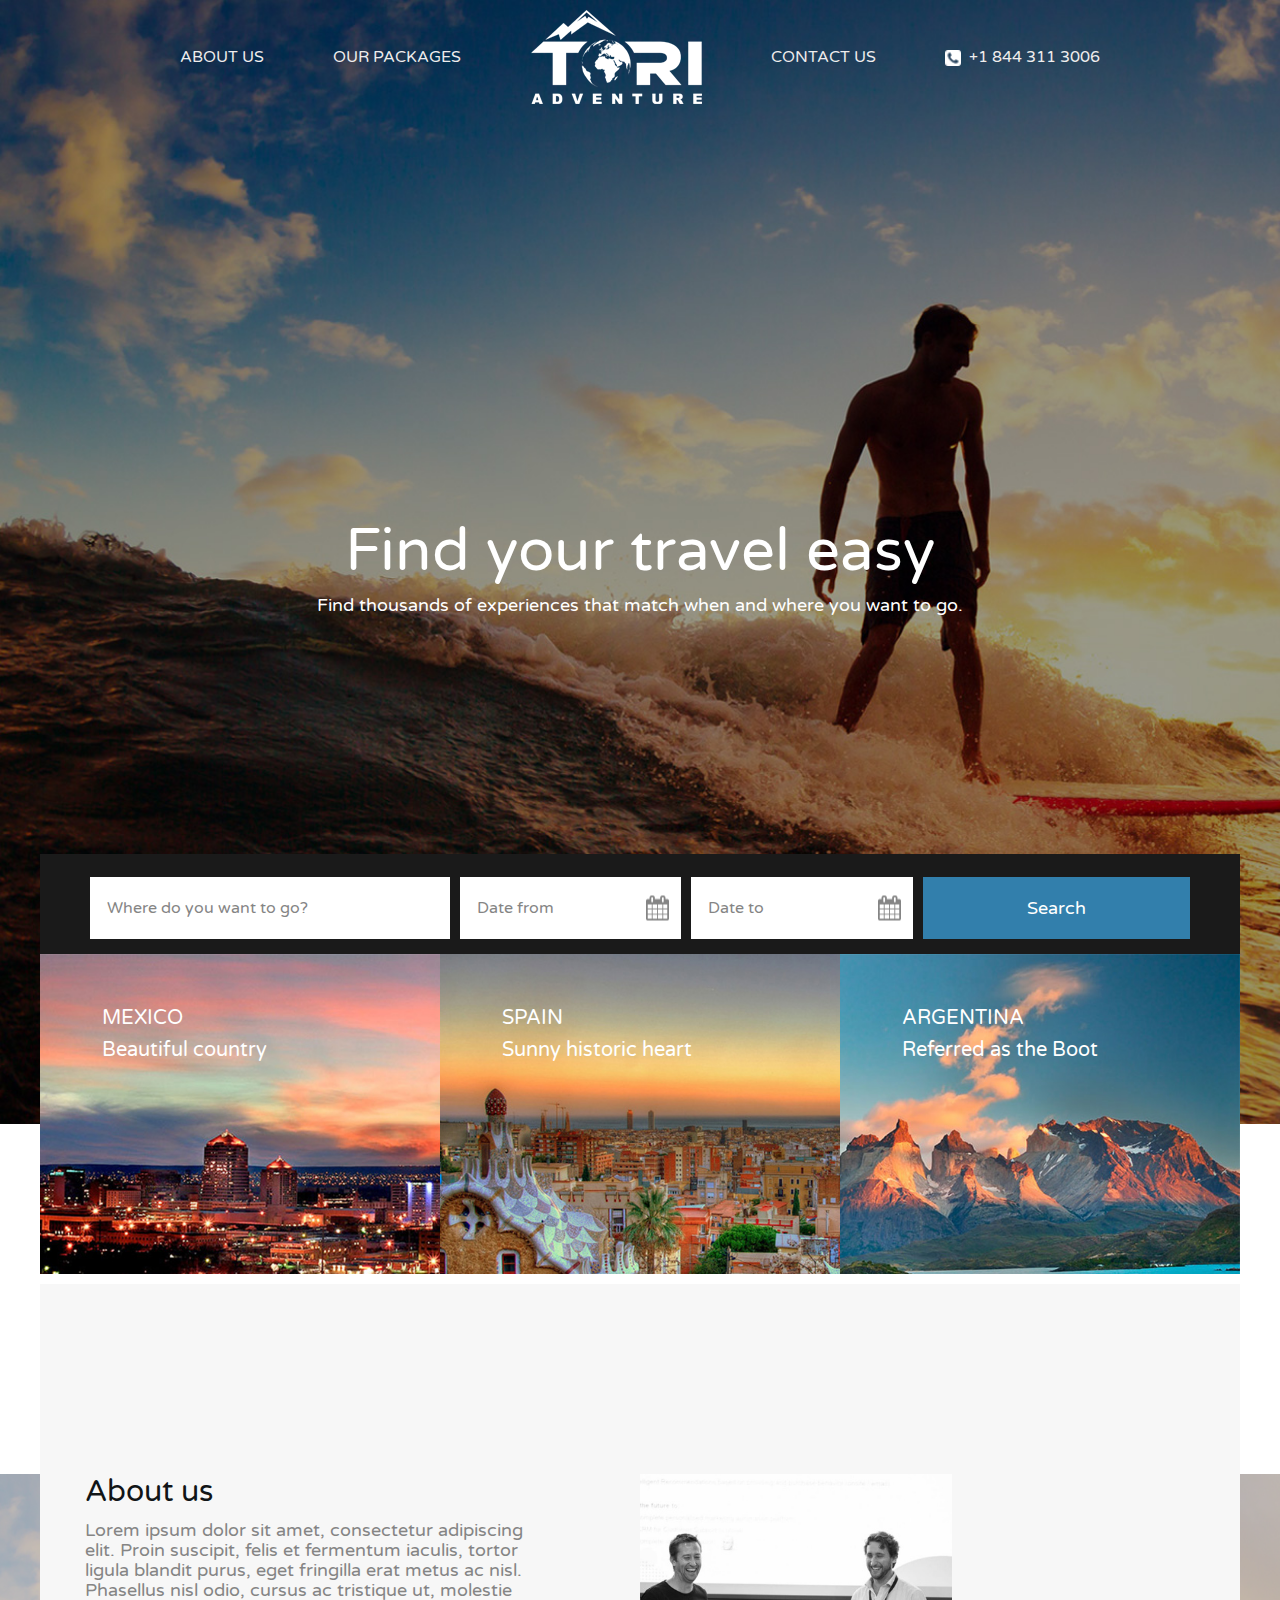
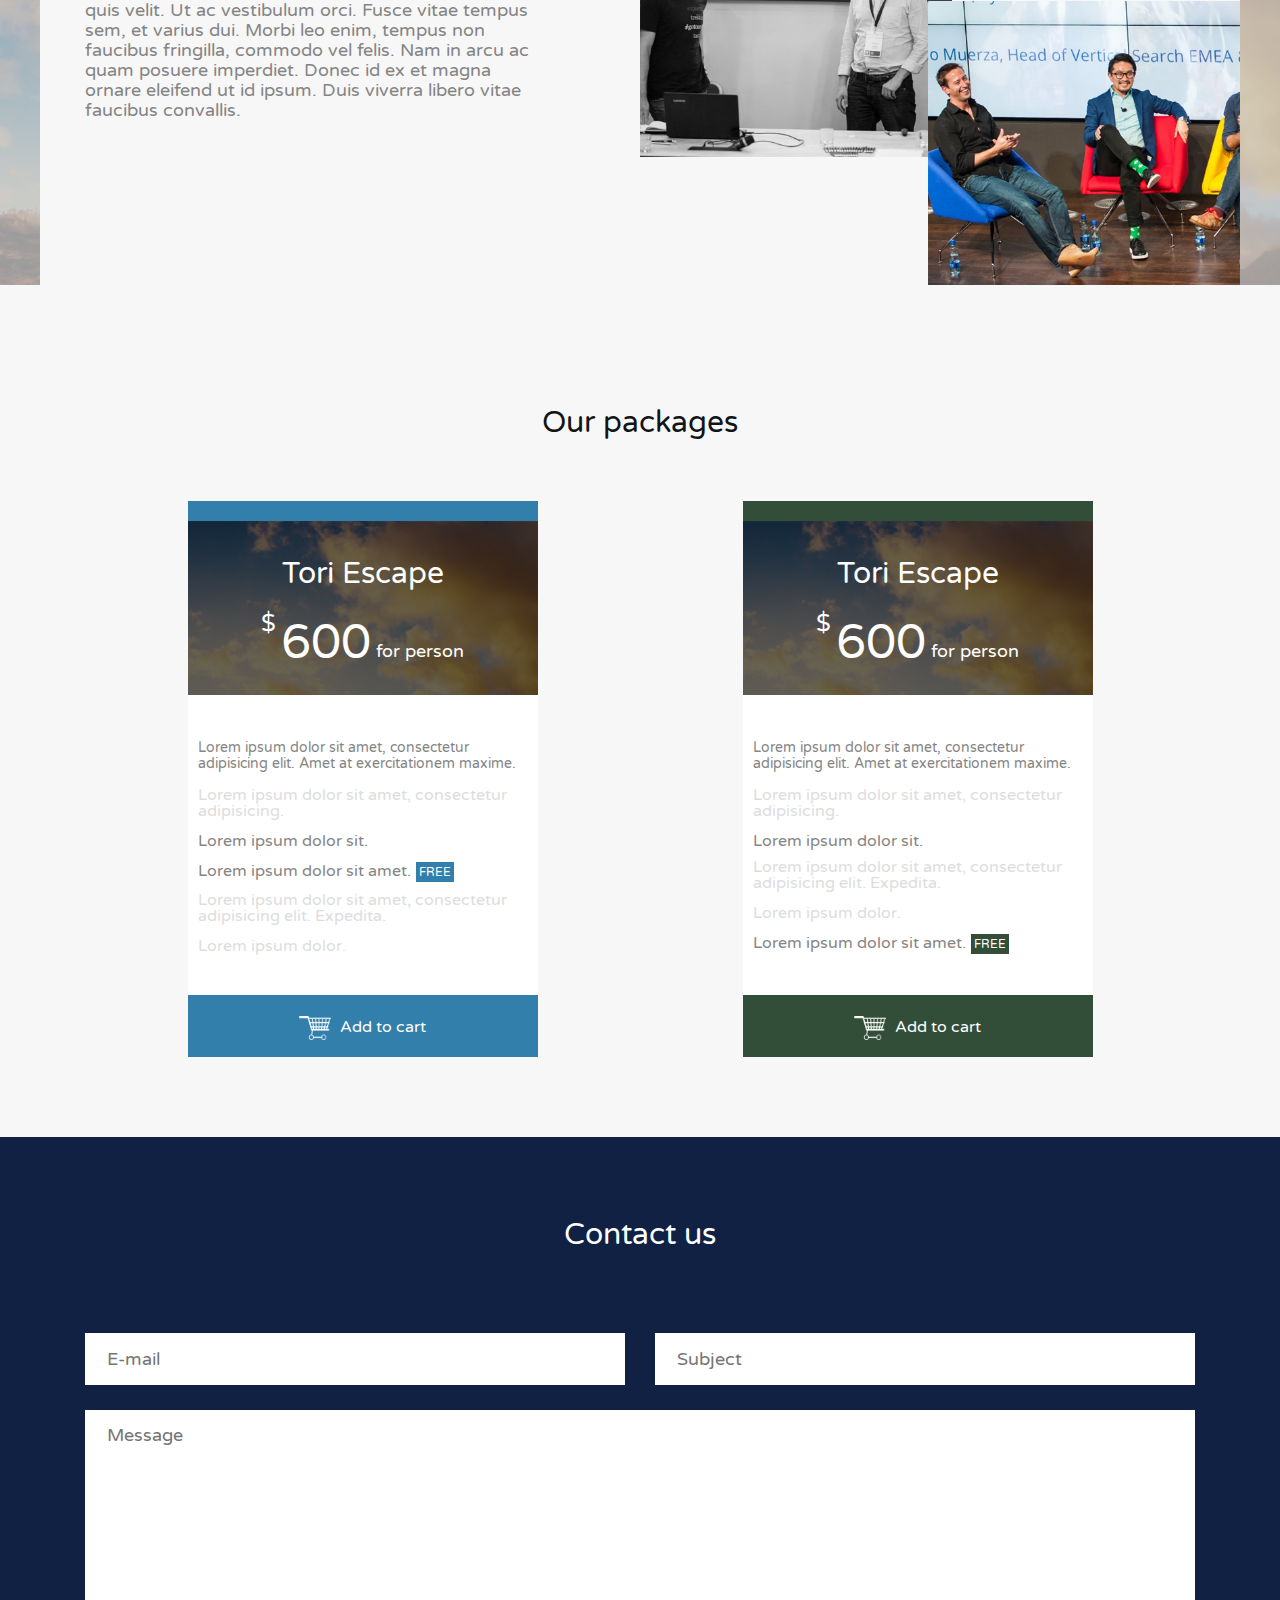
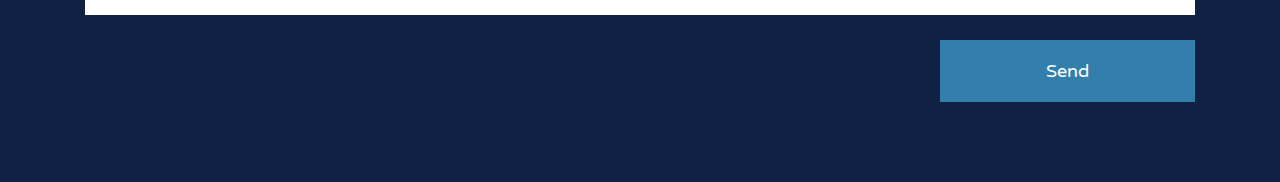
<file: index.html>
<!doctype html>
<html lang="ru">
<head>
    <meta charset="UTF-8">
    <meta name="viewport"
          content="width=device-width, user-scalable=no, initial-scale=1, shrink-to-fit=no">
    <meta http-equiv="X-UA-Compatible" content="ie=edge">
    <meta name="format-detection" content="telephone=no">
    <title>Tori</title>
    <script
            src="https://code.jquery.com/jquery-3.3.1.js"
            integrity="sha256-2Kok7MbOyxpgUVvAk/HJ2jigOSYS2auK4Pfzbm7uH60="
            crossorigin="anonymous"></script>
    <link href="https://fonts.googleapis.com/css?family=Varela+Round" rel="stylesheet">
    <link rel="stylesheet" href="https://maxcdn.bootstrapcdn.com/bootstrap/4.0.0/css/bootstrap.min.css" integrity="sha384-Gn5384xqQ1aoWXA+058RXPxPg6fy4IWvTNh0E263XmFcJlSAwiGgFAW/dAiS6JXm" crossorigin="anonymous">
    <link href="css/style.css" rel="stylesheet">
</head>
<body>
    <header>
        <div class="container-fluid header__bg">
            <div class="container">
                <div class="row header__nav">
                    <nav class="col-lg-10 col-12 mx-auto">
                        <button class="nav-bar-collapse"><div></div><div></div><div></div></button>
                        <ul>
                            <li>
                                <a href="#">
                                    <span>About Us</span>
                                </a>
                            </li>
                            <li>
                                <a href="#">
                                    <span>Our Packages</span>
                                </a>
                            </li>
                            <li class="logo-tip">
                                <a href="#">
                                    <picture>
                                        <img src="img/logo.png" alt="logo">
                                    </picture>
                                </a>
                            </li>
                            <li>
                                <a href="#">
                                    <span>Contact Us</span>
                                </a>
                            </li>
                            <li>
                                <a href="#">
                                    <span><img src="img/ico_phone.png" alt="phone">+1 844 311 3006</span>
                                </a>
                            </li>
                        </ul>
                    </nav>
                </div>
                <div class="header__body">
                    <h1>Find your travel easy</h1>
                    <p class="header__body__sub-title">Find thousands of experiences that match when and where you want to go.</p>
                </div>
            </div>
        </div>
        <div class="container-fluid">
            <div class="header__filter wide-container">
                <div class="container">
                    <div class="row">
                        <div class="col-md-4 col-12 filter-mod-pd">
                            <a href="#" class="header__filter__input">
                                <input type="text" name="location" value="Where do you want to go?" readonly>
                            </a>
                        </div>
                        <div class="col-md-5 col-12 input-wrap">
                            <div class="col-sm-6 col-12 filter-mod-pd">
                                <a href="#" class="header__filter__input input-data">
                                    <input type="text" name="from" value="Date from" readonly>
                                </a>
                            </div>
                            <div class="col-sm-6 col-12 filter-mod-pd">
                                <a href="#" class="header__filter__input input-data">
                                    <input type="text" name="to" value="Date to" readonly>
                                </a>
                            </div>
                        </div>
                        <div class="col-md-3 col-sm-5 col-12 mx-auto mx-md-0 filter-mod-pd">
                            <button class="btn-blue btn-w-100">Search</button>
                        </div>
                    </div>
                </div>
            </div>
        </div>
    </header>
    <main>
        <div class="container-fluid">
            <div class="cities wide-container">
                <a href="#" class="cities__card">
                    <div class="cities__card__img">
                        <picture>
                            <source srcset="img/city_mexico.jpg">
                            <img href="img/city_mexico.jpg" alt="city">
                        </picture>
                    </div>
                    <div class="cities__card__body">
                        <h2>Mexico</h2>
                        <p class="cities__card__sub-title">Beautiful country</p>
                    </div>
                </a>
                <a href="#" class="cities__card">
                    <div class="cities__card__img">
                        <picture>
                            <source srcset="img/city_spain.jpg">
                            <img href="img/city_spain.jpg" alt="city">
                        </picture>
                    </div>
                    <div class="cities__card__body">
                        <h2>Spain</h2>
                        <p class="cities__card__sub-title">Sunny historic heart</p>
                    </div>
                </a>
                <a href="#" class="cities__card">
                    <div class="cities__card__img">
                        <picture>
                            <source srcset="img/city_argentina.jpg">
                            <img href="img/city_argentina.jpg" alt="city">
                        </picture>
                    </div>
                    <div class="cities__card__body">
                        <h2>Argentina</h2>
                        <p class="cities__card__sub-title">Referred as the Boot</p>
                    </div>
                </a>
            </div>
        </div>
        <div class="container-fluid p-relative">
            <div class="about-us__bg"></div>
            <div class="about-us wide-container">
                <div class="about-us__img">
                    <div class="about-us__img__point">
                        <picture>
                            <source srcset="img/about_us_2.jpg">
                            <img href="img/about_us_1.jpg" alt="img">
                        </picture>
                    </div>
                    <div class="about-us__img__point">
                        <picture>
                            <source srcset="img/about_us_1.jpg">
                            <img href="img/about_us_2.jpg" alt="img">
                        </picture>
                    </div>
                </div>
                <div class="container">
                    <div class="row">
                        <div class="col-lg-5 col-sm-7 col-12">
                            <h2 class="about-us__title">About us</h2>
                            <p class="about-us__sub-title">
                                Lorem ipsum dolor sit amet, consectetur adipiscing elit. Proin suscipit, felis et fermentum iaculis, tortor ligula blandit purus, eget fringilla erat metus ac nisl. Phasellus nisl odio, cursus ac tristique ut, molestie quis velit. Ut ac vestibulum orci. Fusce vitae tempus sem, et varius dui. Morbi leo enim, tempus non faucibus fringilla, commodo vel felis. Nam in arcu ac quam posuere imperdiet. Donec id ex et magna ornare eleifend ut id ipsum. Duis viverra libero vitae faucibus convallis.
                            </p>
                        </div>
                    </div>
                </div>
            </div>
        </div>
        <div class="container-fluid our-packages">
            <div class="container">
                <div class="row">
                    <div class="col-12">
                        <h2>Our packages</h2>
                    </div>
                    <div class="our-packages__body col-12">
                        <div class="our-packages__body__card card-blue">
                            <a href="#" class="our-packages__body__card__head">
                                <div class="our-packages__body__card__head__bg"></div>
                                <h3>Tori Escape</h3>
                                <p><u>$</u> <i>600</i> <span>for person</span></p>
                            </a>
                            <div class="our-packages__body__card__body">
                                <p class="our-packages__body__card__body__small">
                                    Lorem ipsum dolor sit amet, consectetur adipisicing elit. Amet at exercitationem maxime.
                                </p>
                                <p class="our-packages__body__card__body__fade">Lorem ipsum dolor sit amet, consectetur adipisicing.</p>
                                <p class="our-packages__body__card__body__normal">Lorem ipsum dolor sit.</p>
                                <p class="our-packages__body__card__body__normal label-free">Lorem ipsum dolor sit amet.</p>
                                <p class="our-packages__body__card__body__fade">Lorem ipsum dolor sit amet, consectetur adipisicing elit. Expedita.</p>
                                <p class="our-packages__body__card__body__fade">Lorem ipsum dolor.</p>
                                <p class="our-packages__body__card__body__fade">
                                    Lorem ipsum dolor sit amet, consectetur adipisicing elit. Harum ipsa labore quae.
                                </p>
                                <p class="our-packages__body__card__body__normal">Lorem ipsum dolor sit.</p>
                                <p class="our-packages__body__card__body__fade">Lorem ipsum dolor sit amet, consectetur adipisicing elit. Expedita.</p>
                            </div>
                            <button class="our-packages__body__card__footer">
                                <img src="img/ico_cart.png" alt="ico">
                                <span>Add to cart</span>
                            </button>
                        </div>
                        <div class="our-packages__body__card card-green">
                            <a href="#" class="our-packages__body__card__head">
                                <div class="our-packages__body__card__head__bg"></div>
                                <h3>Tori Escape</h3>
                                <p><u>$</u> <i>600</i> <span>for person</span></p>
                            </a>
                            <div class="our-packages__body__card__body">
                                <p class="our-packages__body__card__body__small">
                                    Lorem ipsum dolor sit amet, consectetur adipisicing elit. Amet at exercitationem maxime.
                                </p>
                                <p class="our-packages__body__card__body__fade">Lorem ipsum dolor sit amet, consectetur adipisicing.</p>
                                <p class="our-packages__body__card__body__normal">Lorem ipsum dolor sit.</p>
                                <p class="our-packages__body__card__body__fade">Lorem ipsum dolor sit amet, consectetur adipisicing elit. Expedita.</p>
                                <p class="our-packages__body__card__body__fade">Lorem ipsum dolor.</p>
                                <p class="our-packages__body__card__body__normal label-free">Lorem ipsum dolor sit amet.</p>
                                <p class="our-packages__body__card__body__fade">
                                    Lorem ipsum dolor sit amet, consectetur adipisicing elit. Harum ipsa labore quae.
                                </p>
                                <p class="our-packages__body__card__body__normal">Lorem ipsum dolor sit.</p>
                                <p class="our-packages__body__card__body__fade">Lorem ipsum dolor sit amet, consectetur adipisicing elit. Expedita.</p>
                            </div>
                            <button class="our-packages__body__card__footer">
                                <img src="img/ico_cart.png" alt="ico">
                                <span>Add to cart</span>
                            </button>
                        </div>
                    </div>
                </div>
            </div>
        </div>
    </main>
    <footer>
        <div class="container-fluid footer__contact-us">
            <div class="container">
                <div class="row">
                    <div class="col-12">
                        <h2>Contact us</h2>
                    </div>
                </div>
                <form class="row">
                    <div class="col-md-6 col-12">
                        <div class="footer__contact-us__input">
                            <input type="email" name="email" placeholder="E-mail">
                        </div>
                    </div>
                    <div class="col-md-6 col-12">
                        <div class="footer__contact-us__input">
                            <input type="text" name="subject" placeholder="Subject">
                        </div>
                    </div>
                    <div class="col-12">
                        <div class="footer__contact-us__input text-area">
                            <textarea name="message" placeholder="Message"></textarea>
                        </div>
                    </div>
                    <div class="ml-auto col-lg-3 col-md-4 col-sm-5 col-12">
                        <button class="btn-blue btn-w-100">Send</button>
                    </div>
                </form>
            </div>
        </div>
    </footer>
<script src="https://cdnjs.cloudflare.com/ajax/libs/popper.js/1.12.9/umd/popper.min.js" integrity="sha384-ApNbgh9B+Y1QKtv3Rn7W3mgPxhU9K/ScQsAP7hUibX39j7fakFPskvXusvfa0b4Q" crossorigin="anonymous"></script>
<script src="https://maxcdn.bootstrapcdn.com/bootstrap/4.0.0/js/bootstrap.min.js" integrity="sha384-JZR6Spejh4U02d8jOt6vLEHfe/JQGiRRSQQxSfFWpi1MquVdAyjUar5+76PVCmYl" crossorigin="anonymous"></script>
<script src="js/script.js"></script>
</body>
</html>
</file>
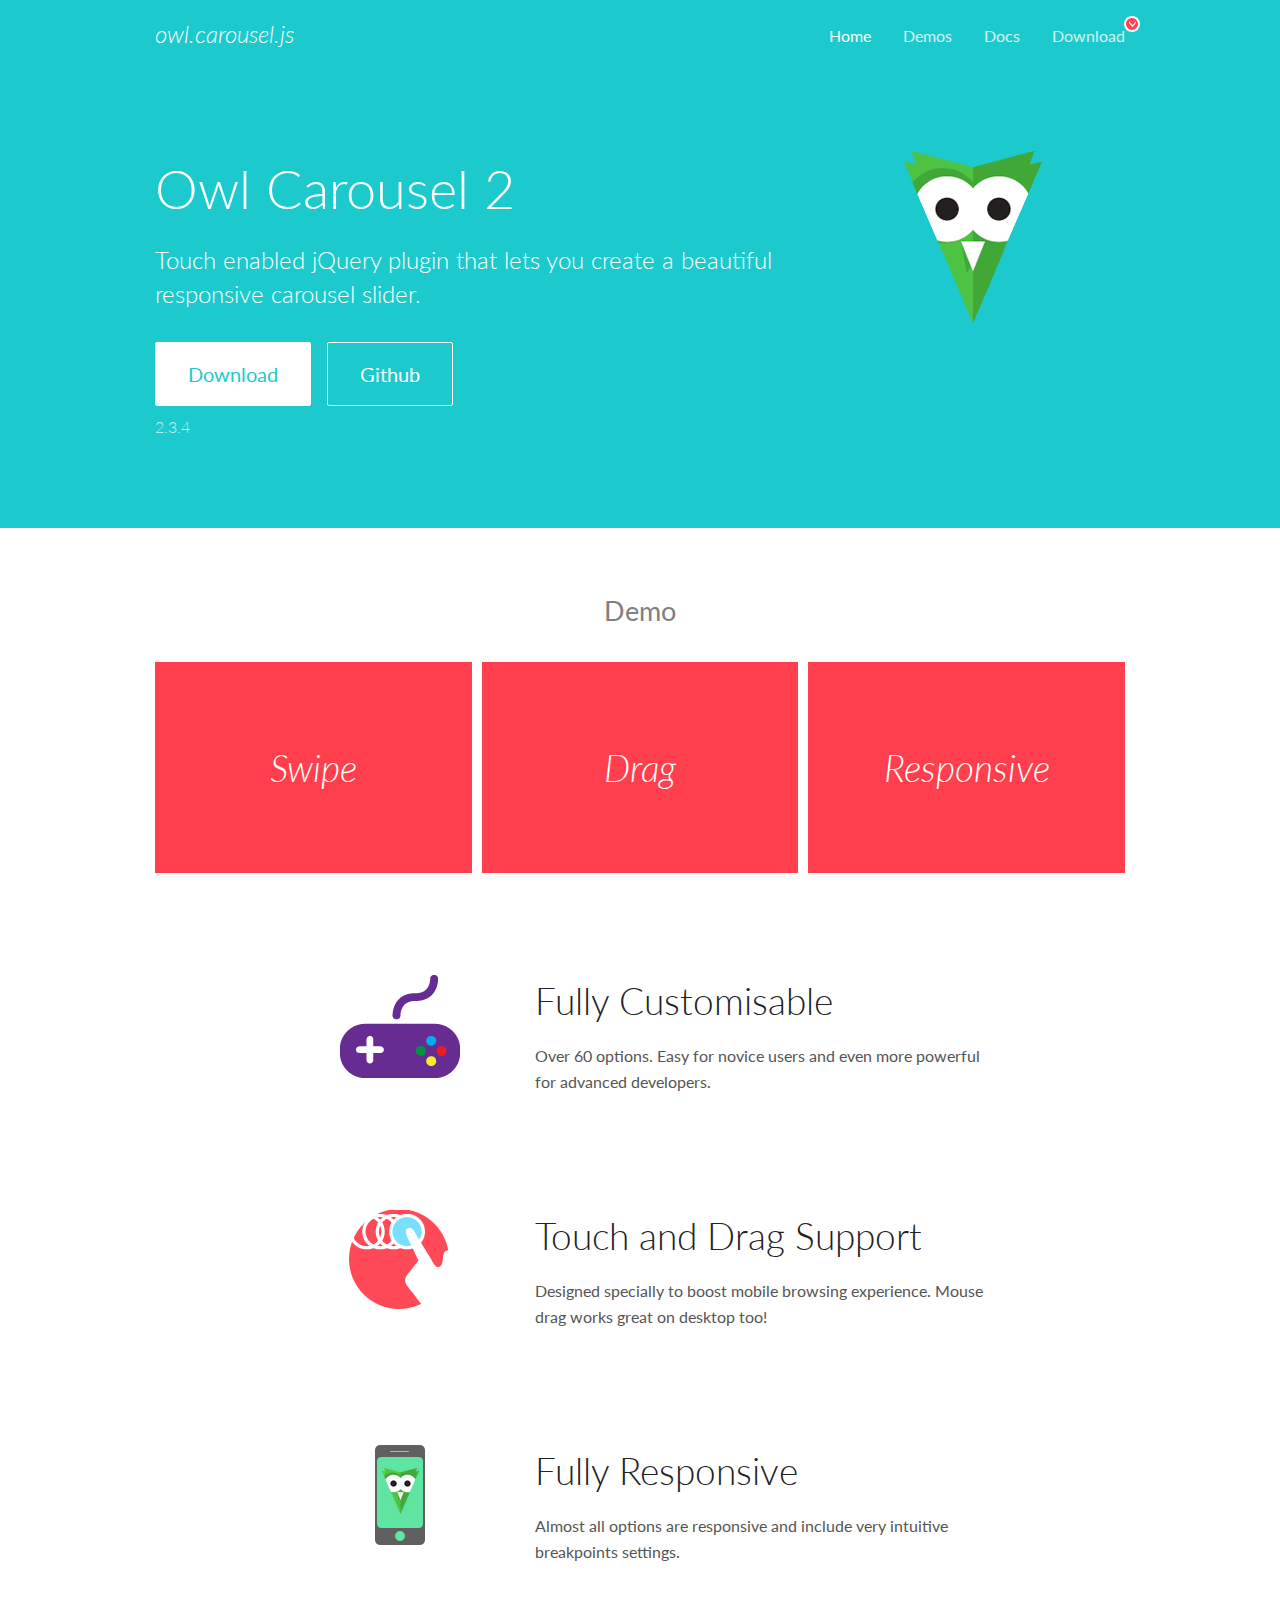
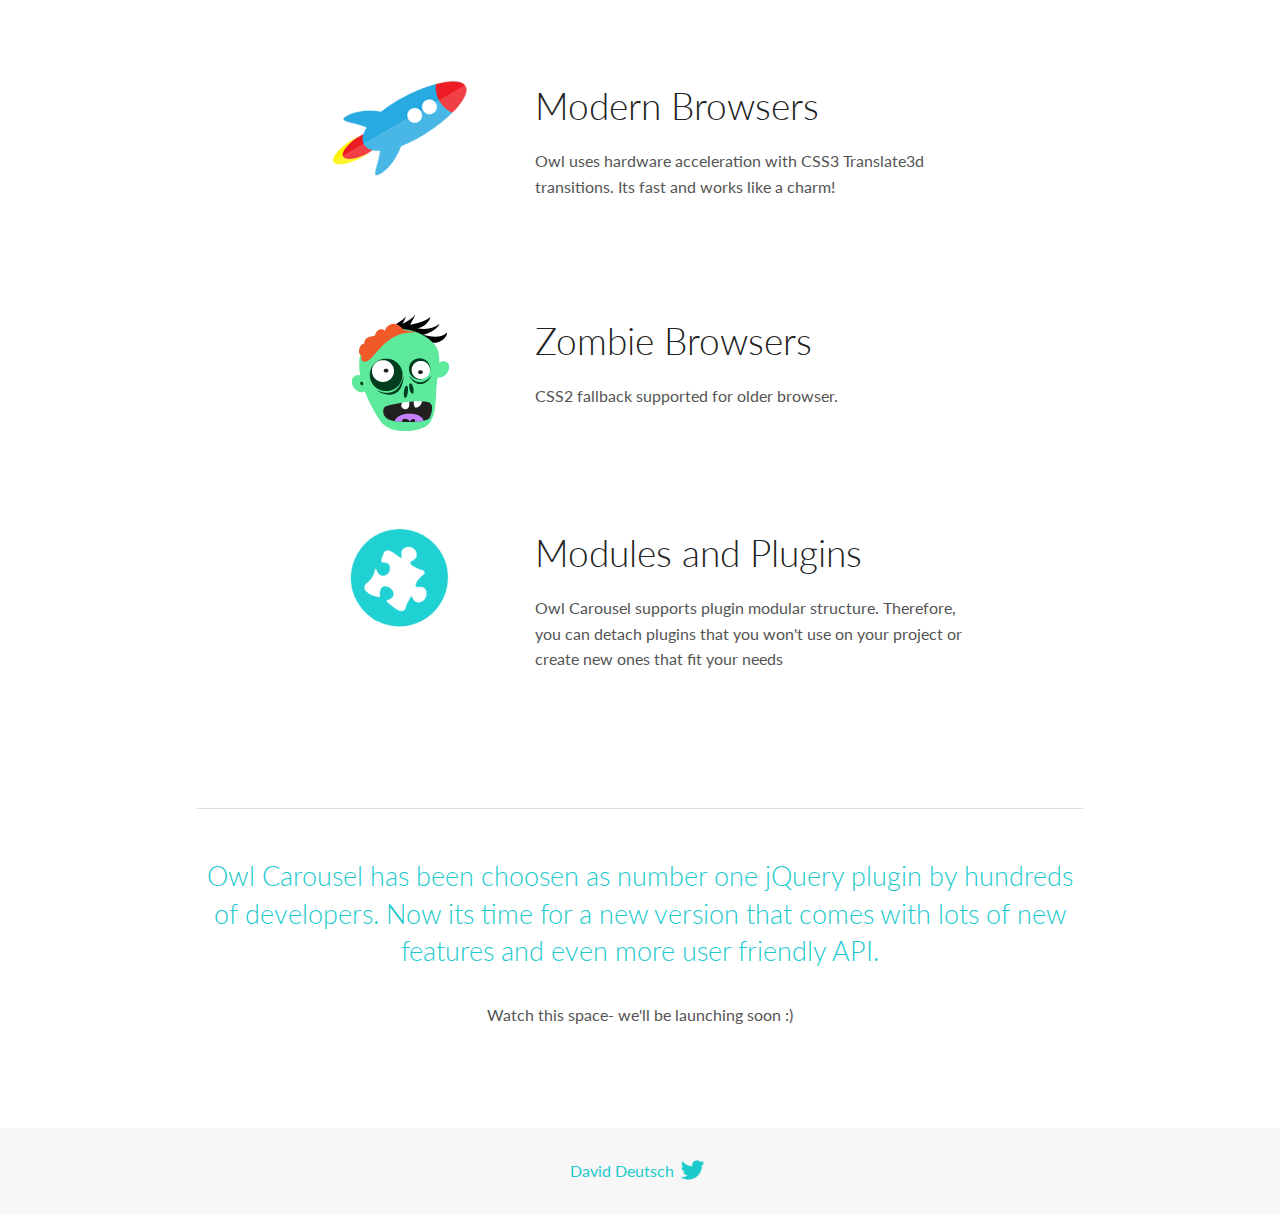
<file: owlcarousel/docs/index.html>
<!DOCTYPE html>
<html lang="en">
  <head>

    <!-- head -->
    <meta charset="utf-8">
    <meta name="msapplication-tap-highlight" content="no" />
    <meta name="viewport" content="width=device-width, initial-scale=1.0" />
    <meta name="description" content="Touch enabled jQuery plugin that lets you create beautiful responsive carousel slider.">
    <meta name="author" content="David Deutsch">
    <title>
      Home | Owl Carousel | 2.3.4
    </title>

    <!-- Stylesheets -->
    <link href='https://fonts.googleapis.com/css?family=Lato:300,400,700,400italic,300italic' rel='stylesheet' type='text/css'>
    <link rel="stylesheet" href="assets/css/docs.theme.min.css">

    <!-- Owl Stylesheets -->
    <link rel="stylesheet" href="assets/owlcarousel/assets/owl.carousel.min.css">
    <link rel="stylesheet" href="assets/owlcarousel/assets/owl.theme.default.min.css">

    <!-- HTML5 shim and Respond.js IE8 support of HTML5 elements and media queries -->

    <!--[if lt IE 9]>
      <script src="https://oss.maxcdn.com/libs/html5shiv/3.7.0/html5shiv.js"></script>
      <script src="https://oss.maxcdn.com/libs/respond.js/1.3.0/respond.min.js"></script>
    <![endif]-->

    <!-- Favicons -->
    <link rel="apple-touch-icon-precomposed" sizes="144x144" href="assets/ico/apple-touch-icon-144-precomposed.png">
    <link rel="shortcut icon" href="assets/ico/favicon.png">
    <link rel="shortcut icon" href="favicon.ico">

    <!-- Yeah i know js should not be in header. Its required for demos.-->

    <!-- javascript -->
    <script src="assets/vendors/jquery.min.js"></script>
    <script src="assets/owlcarousel/owl.carousel.js"></script>
  </head>
  <body>

    <!-- header -->
    <header class="header">
      <div class="row">
        <div class="large-12 columns">
          <div class="brand left">
            <h3>
              <a href="/OwlCarousel2/">owl.carousel.js</a> 
            </h3>
          </div>
          <a id="toggle-nav" class="right">
            <span></span> <span></span> <span></span> 
          </a> 
          <div class="nav-bar">
            <ul class="clearfix">
              <li class="active">
                <a href="/OwlCarousel2/index.html">Home</a> 
              </li>
              <li> <a href="/OwlCarousel2/demos/demos.html">Demos</a>  </li>
              <li> <a href="/OwlCarousel2/docs/started-welcome.html">Docs</a>  </li>
              <li>
                <a href="https://github.com/OwlCarousel2/OwlCarousel2/archive/2.3.4.zip">Download</a> 
                <span class="download"></span> 
              </li>
            </ul>
          </div>
        </div>
      </div>
    </header>

    <!-- home panel -->
    <section id="hero">
      <div class="row">
        <div class="large-8 medium-8 columns">
          <h1>Owl Carousel 2</h1>
          <h4>Touch enabled jQuery plugin that lets you create a beautiful responsive carousel slider.</h4>
          <a href="https://github.com/OwlCarousel2/OwlCarousel2/archive/2.3.4.zip" class="hero-button">Download</a> 
          <a href="https://github.com/OwlCarousel2/OwlCarousel2" class="hero-button outline">Github</a> 
          <p>2.3.4</p>
        </div>
        <div class="large-4 medium-4 columns">
          <img class="owl-logo" src="assets/img/owl-logo.png" alt="mr. Owl">
        </div>
      </div>
    </section>

    <!-- body -->
    <div class="home-demo">
      <div class="row">
        <div class="large-12 columns">
          <h3>Demo</h3>
          <div class="owl-carousel">
            <div class="item">
              <h2>Swipe</h2>
            </div>
            <div class="item">
              <h2>Drag</h2>
            </div>
            <div class="item">
              <h2>Responsive</h2>
            </div>
            <div class="item">
              <h2>CSS3</h2>
            </div>
            <div class="item">
              <h2>Fast</h2>
            </div>
            <div class="item">
              <h2>Easy</h2>
            </div>
            <div class="item">
              <h2>Free</h2>
            </div>
            <div class="item">
              <h2>Upgradable</h2>
            </div>
            <div class="item">
              <h2>Tons of options</h2>
            </div>
            <div class="item">
              <h2>Infinity</h2>
            </div>
            <div class="item">
              <h2>Auto Width</h2>
            </div>
          </div>
        </div>
      </div>
    </div>
    <script>
      var owl = $('.owl-carousel');
      owl.owlCarousel({
        margin: 10,
        loop: true,
        responsive: {
          0: {
            items: 1
          },
          600: {
            items: 2
          },
          1000: {
            items: 3
          }
        }
      })
    </script>

    <!-- features -->
    <div id="features">
      <div class="row">
        <div class="small-12 medium-9 small-centered columns">
          <section class="row feature">
            <div class="medium-4 small-12 columns">
              <img src="assets/img/feature-options.png" alt="">
            </div>
            <div class="medium-8 small-12 columns">
              <h2>Fully Customisable</h2>
              <p>Over 60 options. Easy for novice users and even more powerful for advanced developers.</p>
            </div>
          </section>
          <section class="row feature">
            <div class="medium-4 small-12 columns">
              <img src="assets/img/feature-drag.png" alt="">
            </div>
            <div class="medium-8 small-12 columns">
              <h2>Touch and Drag Support</h2>
              <p>Designed specially to boost mobile browsing experience. Mouse drag works great on desktop too!</p>
            </div>
          </section>
          <section class="row feature">
            <div class="medium-4 small-12 columns">
              <img src="assets/img/feature-responsive.png" alt="">
            </div>
            <div class="medium-8 small-12 columns">
              <h2>Fully Responsive</h2>
              <p>Almost all options are responsive and include very intuitive breakpoints settings.</p>
            </div>
          </section>
          <section class="row feature">
            <div class="medium-4 small-12 columns">
              <img src="assets/img/feature-modern.png" alt="">
            </div>
            <div class="medium-8 small-12 columns">
              <h2>Modern Browsers</h2>
              <p>Owl uses hardware acceleration with CSS3 Translate3d transitions. Its fast and works like a charm! </p>
            </div>
          </section>
          <section class="row feature">
            <div class="medium-4 small-12 columns">
              <img src="assets/img/feature-zombie.png" alt="">
            </div>
            <div class="medium-8 small-12 columns">
              <h2>Zombie Browsers</h2>
              <p>CSS2 fallback supported for older browser.</p>
            </div>
          </section>
          <section class="row feature">
            <div class="medium-4 small-12 columns">
              <img src="assets/img/feature-module.png" alt="">
            </div>
            <div class="medium-8 small-12 columns">
              <h2>Modules and Plugins</h2>
              <p>Owl Carousel supports plugin modular structure. Therefore, you can detach plugins that you won&#x27;t use on your project or create new ones that fit your needs</p>
            </div>
          </section>
        </div>
      </div>
    </div>

    <!-- footer -->
    <section id="teaser-text">
      <div class="row">
        <div class="small-12 medium-11 small-centered columns">
          <hr>
          <h3 id="owl-carousel-has-been-choosen-as-number-one-jquery-plugin-by-hundreds-of-developers-now-its-time-for-a-new-version-that-comes-with-lots-of-new-features-and-even-more-user-friendly-api-">Owl Carousel has been choosen as number one jQuery plugin by hundreds of developers. Now its time for a new version that comes with lots of new features and even more user friendly API.</h3>
          <p>Watch this space- we&#39;ll be launching soon :)</p>
        </div>
      </div>
    </section>

    <!-- footer -->
    <footer class="footer">
      <div class="row">
        <div class="large-12 columns">
          <h5>
            <a href="/OwlCarousel2/docs/support-contact.html">David Deutsch</a> 
            <a id="custom-tweet-button" href="https://twitter.com/share?url=https://github.com/OwlCarousel2/OwlCarousel2&text=Owl Carousel - This is so awesome! " target="_blank"></a> 
          </h5>
        </div>
      </div>
    </footer>

    <!-- vendors -->
    <script src="assets/vendors/highlight.js"></script>
    <script src="assets/js/app.js"></script>
  </body>
</html>
</file>
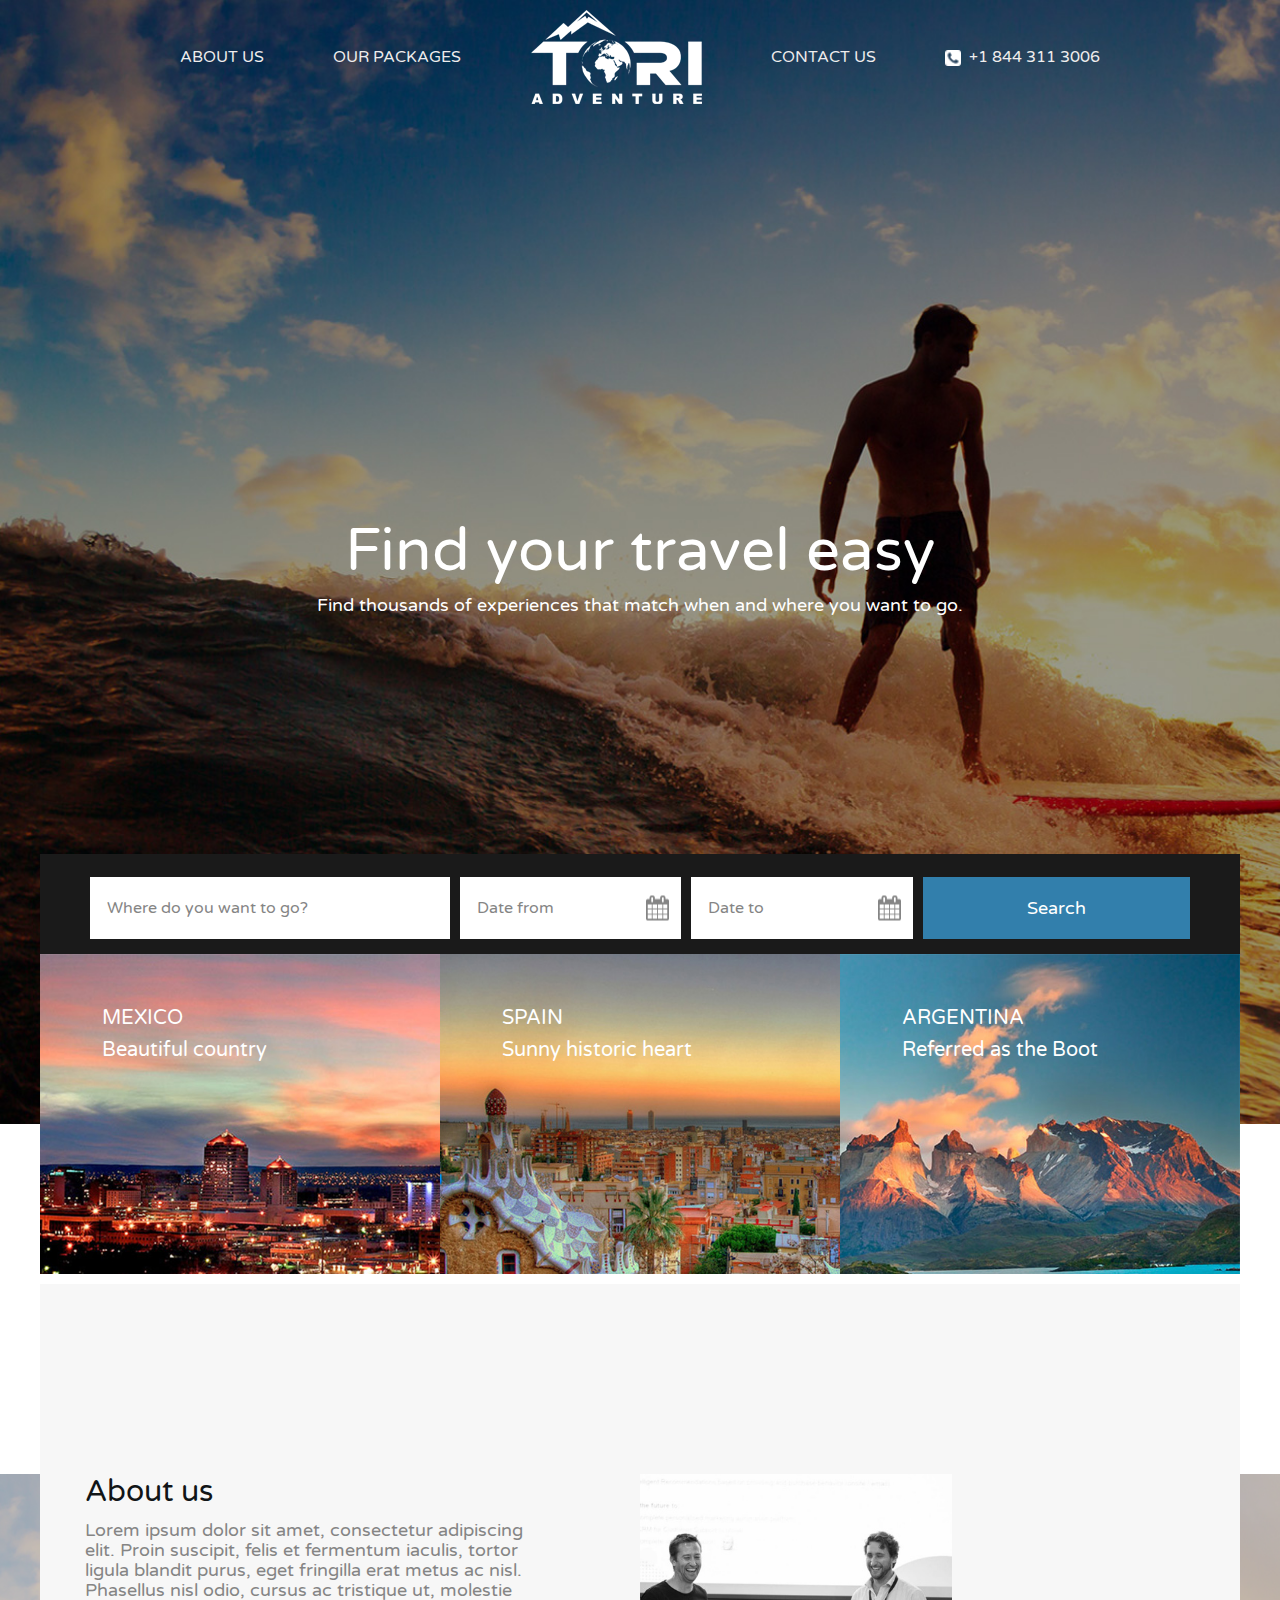
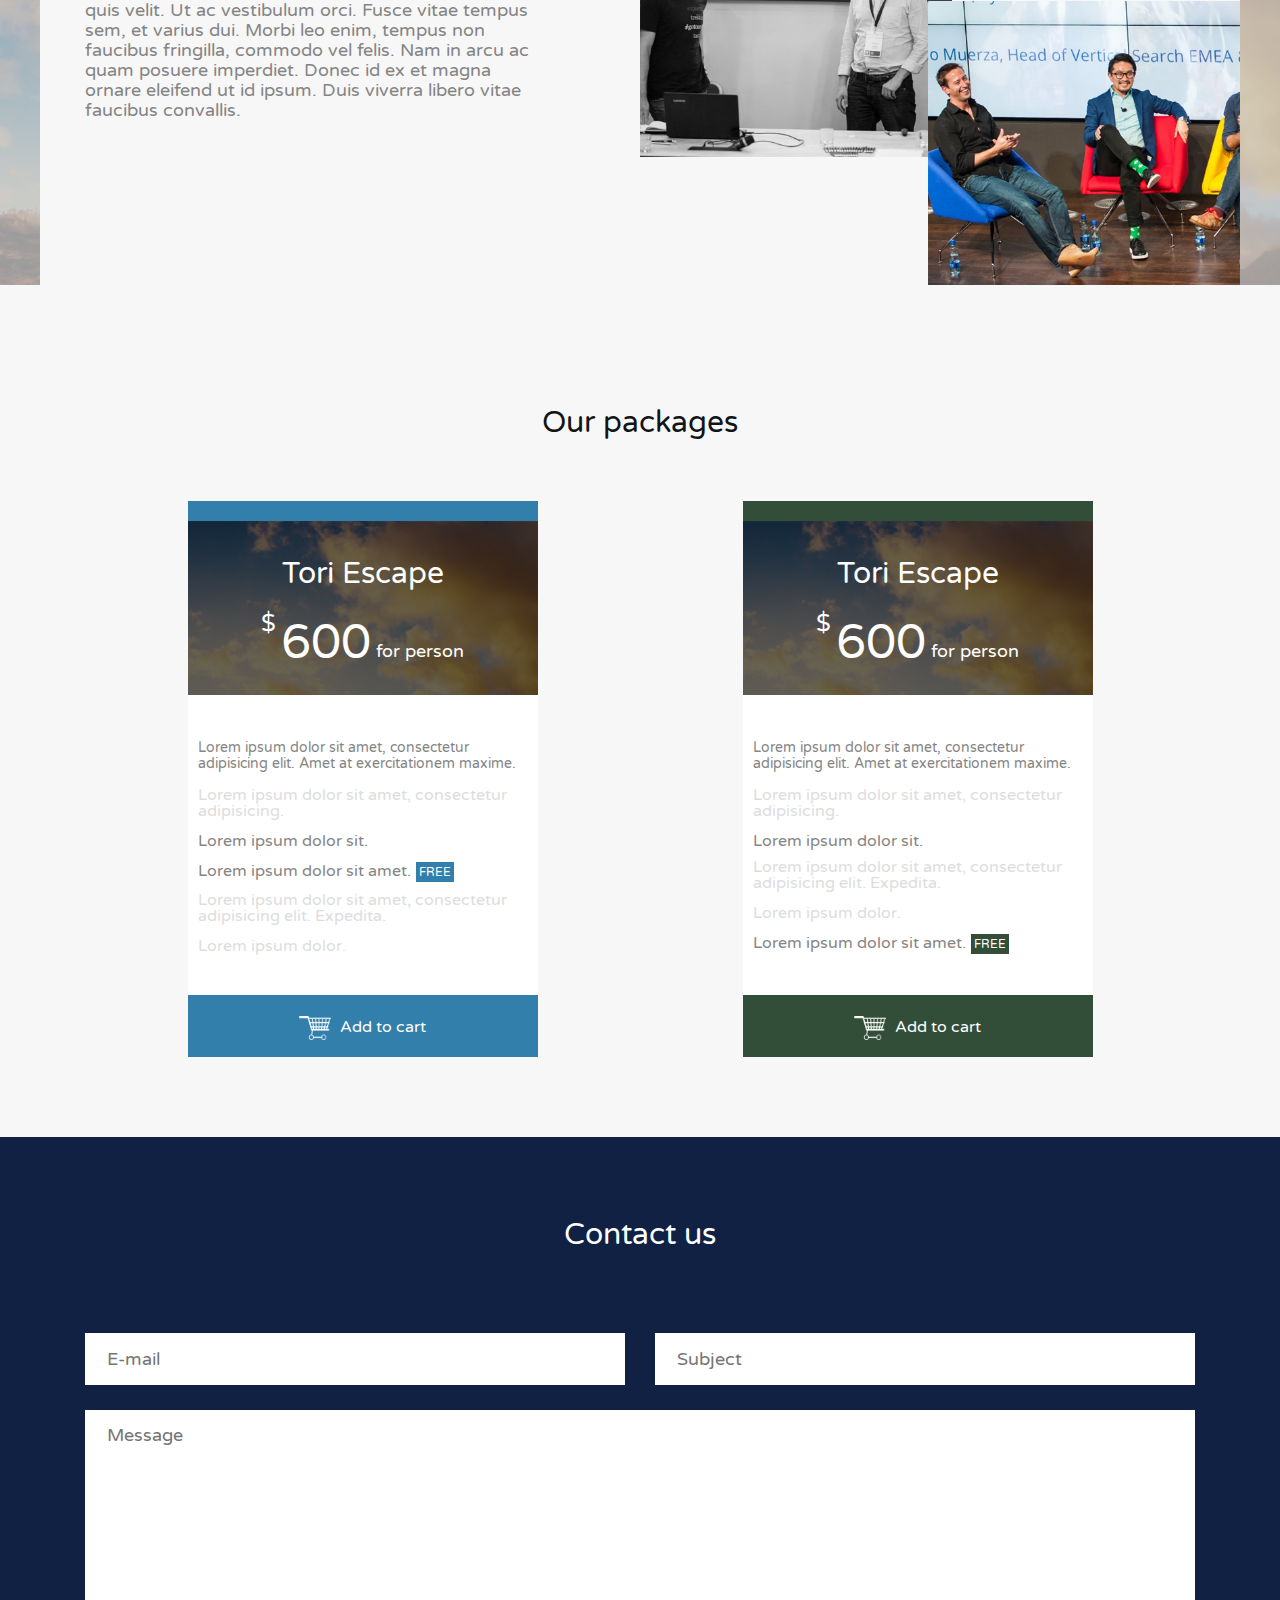
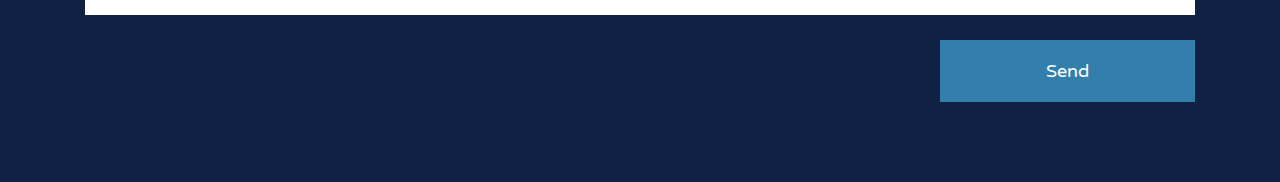
<file: 1pages.html>
<!doctype html>
<html lang="ru">
<head>
    <meta charset="UTF-8">
    <meta name="viewport"
          content="width=device-width, user-scalable=no, initial-scale=1, shrink-to-fit=no">
    <meta http-equiv="X-UA-Compatible" content="ie=edge">
    <meta name="format-detection" content="telephone=no">
    <title>Tori</title>
    <script
            src="https://code.jquery.com/jquery-3.3.1.js"
            integrity="sha256-2Kok7MbOyxpgUVvAk/HJ2jigOSYS2auK4Pfzbm7uH60="
            crossorigin="anonymous"></script>
    <link href="https://fonts.googleapis.com/css?family=Varela+Round" rel="stylesheet">
    <link rel="stylesheet" href="https://maxcdn.bootstrapcdn.com/bootstrap/4.0.0/css/bootstrap.min.css" integrity="sha384-Gn5384xqQ1aoWXA+058RXPxPg6fy4IWvTNh0E263XmFcJlSAwiGgFAW/dAiS6JXm" crossorigin="anonymous">
    <link href="css/style.css" rel="stylesheet">
</head>
<body>
<header>
    <div class="container-fluid header__bg">
        <div class="container">
            <div class="row header__nav">
                <nav class="col-lg-10 col-12 mx-auto">
                    <button class="nav-bar-collapse"><div></div><div></div><div></div></button>
                    <ul>
                        <li>
                            <a href="#">
                                <span>About Us</span>
                            </a>
                        </li>
                        <li>
                            <a href="#">
                                <span>Our Packages</span>
                            </a>
                        </li>
                        <li class="logo-tip">
                            <a href="#">
                                <picture>
                                    <img src="img/logo.png" alt="logo">
                                </picture>
                            </a>
                        </li>
                        <li>
                            <a href="#">
                                <span>Contact Us</span>
                            </a>
                        </li>
                        <li>
                            <a href="#">
                                <span><img src="img/ico_phone.png" alt="phone">+1 844 311 3006</span>
                            </a>
                        </li>
                    </ul>
                </nav>
            </div>
            <div class="header__body">
                <h1>Find your travel easy</h1>
                <p class="header__body__sub-title">Find thousands of experiences that match when and where you want to go.</p>
            </div>
        </div>
    </div>
    <div class="container-fluid">
        <div class="header__filter wide-container">
            <div class="container">
                <div class="row">
                    <div class="col-md-4 col-12 filter-mod-pd">
                        <a href="#" class="header__filter__input">
                            <input type="text" name="location" value="Where do you want to go?" readonly>
                        </a>
                    </div>
                    <div class="col-md-5 col-12 input-wrap">
                        <div class="col-sm-6 col-12 filter-mod-pd">
                            <a href="#" class="header__filter__input input-data">
                                <input type="text" name="from" value="Date from" readonly>
                            </a>
                        </div>
                        <div class="col-sm-6 col-12 filter-mod-pd">
                            <a href="#" class="header__filter__input input-data">
                                <input type="text" name="to" value="Date to" readonly>
                            </a>
                        </div>
                    </div>
                    <div class="col-md-3 col-sm-5 col-12 mx-auto mx-md-0 filter-mod-pd">
                        <button class="btn-blue btn-w-100">Search</button>
                    </div>
                </div>
            </div>
        </div>
    </div>
</header>
<main>
    <div class="container-fluid">
        <div class="cities wide-container">
            <a href="#" class="cities__card">
                <div class="cities__card__img">
                    <picture>
                        <source srcset="img/city_mexico.jpg">
                        <img href="img/city_mexico.jpg" alt="city">
                    </picture>
                </div>
                <div class="cities__card__body">
                    <h2>Mexico</h2>
                    <p class="cities__card__sub-title">Beautiful country</p>
                </div>
            </a>
            <a href="#" class="cities__card">
                <div class="cities__card__img">
                    <picture>
                        <source srcset="img/city_spain.jpg">
                        <img href="img/city_spain.jpg" alt="city">
                    </picture>
                </div>
                <div class="cities__card__body">
                    <h2>Spain</h2>
                    <p class="cities__card__sub-title">Sunny historic heart</p>
                </div>
            </a>
            <a href="#" class="cities__card">
                <div class="cities__card__img">
                    <picture>
                        <source srcset="img/city_argentina.jpg">
                        <img href="img/city_argentina.jpg" alt="city">
                    </picture>
                </div>
                <div class="cities__card__body">
                    <h2>Argentina</h2>
                    <p class="cities__card__sub-title">Referred as the Boot</p>
                </div>
            </a>
        </div>
    </div>
    <div class="container-fluid p-relative">
        <div class="about-us__bg"></div>
        <div class="about-us wide-container">
            <div class="about-us__img">
                <div class="about-us__img__point">
                    <picture>
                        <source srcset="img/about_us_2.jpg">
                        <img href="img/about_us_1.jpg" alt="img">
                    </picture>
                </div>
                <div class="about-us__img__point">
                    <picture>
                        <source srcset="img/about_us_1.jpg">
                        <img href="img/about_us_2.jpg" alt="img">
                    </picture>
                </div>
            </div>
            <div class="container">
                <div class="row">
                    <div class="col-lg-5 col-sm-7 col-12">
                        <h2 class="about-us__title">About us</h2>
                        <p class="about-us__sub-title">
                            Lorem ipsum dolor sit amet, consectetur adipiscing elit. Proin suscipit, felis et fermentum iaculis, tortor ligula blandit purus, eget fringilla erat metus ac nisl. Phasellus nisl odio, cursus ac tristique ut, molestie quis velit. Ut ac vestibulum orci. Fusce vitae tempus sem, et varius dui. Morbi leo enim, tempus non faucibus fringilla, commodo vel felis. Nam in arcu ac quam posuere imperdiet. Donec id ex et magna ornare eleifend ut id ipsum. Duis viverra libero vitae faucibus convallis.
                        </p>
                    </div>
                </div>
            </div>
        </div>
    </div>
    <div class="container-fluid our-packages">
        <div class="container">
            <div class="row">
                <div class="col-12">
                    <h2>Our packages</h2>
                </div>
                <div class="our-packages__body col-12">
                    <div class="our-packages__body__card card-blue">
                        <a href="#" class="our-packages__body__card__head">
                            <div class="our-packages__body__card__head__bg"></div>
                            <h3>Tori Escape</h3>
                            <p><u>$</u> <i>600</i> <span>for person</span></p>
                        </a>
                        <div class="our-packages__body__card__body">
                            <p class="our-packages__body__card__body__small">
                                Lorem ipsum dolor sit amet, consectetur adipisicing elit. Amet at exercitationem maxime.
                            </p>
                            <p class="our-packages__body__card__body__fade">Lorem ipsum dolor sit amet, consectetur adipisicing.</p>
                            <p class="our-packages__body__card__body__normal">Lorem ipsum dolor sit.</p>
                            <p class="our-packages__body__card__body__normal label-free">Lorem ipsum dolor sit amet.</p>
                            <p class="our-packages__body__card__body__fade">Lorem ipsum dolor sit amet, consectetur adipisicing elit. Expedita.</p>
                            <p class="our-packages__body__card__body__fade">Lorem ipsum dolor.</p>
                            <p class="our-packages__body__card__body__fade">
                                Lorem ipsum dolor sit amet, consectetur adipisicing elit. Harum ipsa labore quae.
                            </p>
                            <p class="our-packages__body__card__body__normal">Lorem ipsum dolor sit.</p>
                            <p class="our-packages__body__card__body__fade">Lorem ipsum dolor sit amet, consectetur adipisicing elit. Expedita.</p>
                        </div>
                        <button class="our-packages__body__card__footer">
                            <img src="img/ico_cart.png" alt="ico">
                            <span>Add to cart</span>
                        </button>
                    </div>
                    <div class="our-packages__body__card card-green">
                        <a href="#" class="our-packages__body__card__head">
                            <div class="our-packages__body__card__head__bg"></div>
                            <h3>Tori Escape</h3>
                            <p><u>$</u> <i>600</i> <span>for person</span></p>
                        </a>
                        <div class="our-packages__body__card__body">
                            <p class="our-packages__body__card__body__small">
                                Lorem ipsum dolor sit amet, consectetur adipisicing elit. Amet at exercitationem maxime.
                            </p>
                            <p class="our-packages__body__card__body__fade">Lorem ipsum dolor sit amet, consectetur adipisicing.</p>
                            <p class="our-packages__body__card__body__normal">Lorem ipsum dolor sit.</p>
                            <p class="our-packages__body__card__body__fade">Lorem ipsum dolor sit amet, consectetur adipisicing elit. Expedita.</p>
                            <p class="our-packages__body__card__body__fade">Lorem ipsum dolor.</p>
                            <p class="our-packages__body__card__body__normal label-free">Lorem ipsum dolor sit amet.</p>
                            <p class="our-packages__body__card__body__fade">
                                Lorem ipsum dolor sit amet, consectetur adipisicing elit. Harum ipsa labore quae.
                            </p>
                            <p class="our-packages__body__card__body__normal">Lorem ipsum dolor sit.</p>
                            <p class="our-packages__body__card__body__fade">Lorem ipsum dolor sit amet, consectetur adipisicing elit. Expedita.</p>
                        </div>
                        <button class="our-packages__body__card__footer">
                            <img src="img/ico_cart.png" alt="ico">
                            <span>Add to cart</span>
                        </button>
                    </div>
                </div>
            </div>
        </div>
    </div>
</main>
<footer>
    <div class="container-fluid footer__contact-us">
        <div class="container">
            <div class="row">
                <div class="col-12">
                    <h2>Contact us</h2>
                </div>
            </div>
            <form class="row">
                <div class="col-md-6 col-12">
                    <div class="footer__contact-us__input">
                        <input type="email" name="email" placeholder="E-mail">
                    </div>
                </div>
                <div class="col-md-6 col-12">
                    <div class="footer__contact-us__input">
                        <input type="text" name="subject" placeholder="Subject">
                    </div>
                </div>
                <div class="col-12">
                    <div class="footer__contact-us__input text-area">
                        <textarea name="message" placeholder="Message"></textarea>
                    </div>
                </div>
                <div class="ml-auto col-lg-3 col-md-4 col-sm-5 col-12">
                    <button class="btn-blue btn-w-100">Send</button>
                </div>
            </form>
        </div>
    </div>
</footer>
<script src="https://cdnjs.cloudflare.com/ajax/libs/popper.js/1.12.9/umd/popper.min.js" integrity="sha384-ApNbgh9B+Y1QKtv3Rn7W3mgPxhU9K/ScQsAP7hUibX39j7fakFPskvXusvfa0b4Q" crossorigin="anonymous"></script>
<script src="https://maxcdn.bootstrapcdn.com/bootstrap/4.0.0/js/bootstrap.min.js" integrity="sha384-JZR6Spejh4U02d8jOt6vLEHfe/JQGiRRSQQxSfFWpi1MquVdAyjUar5+76PVCmYl" crossorigin="anonymous"></script>
<script src="js/script.js"></script>
</body>
</html>
</file>
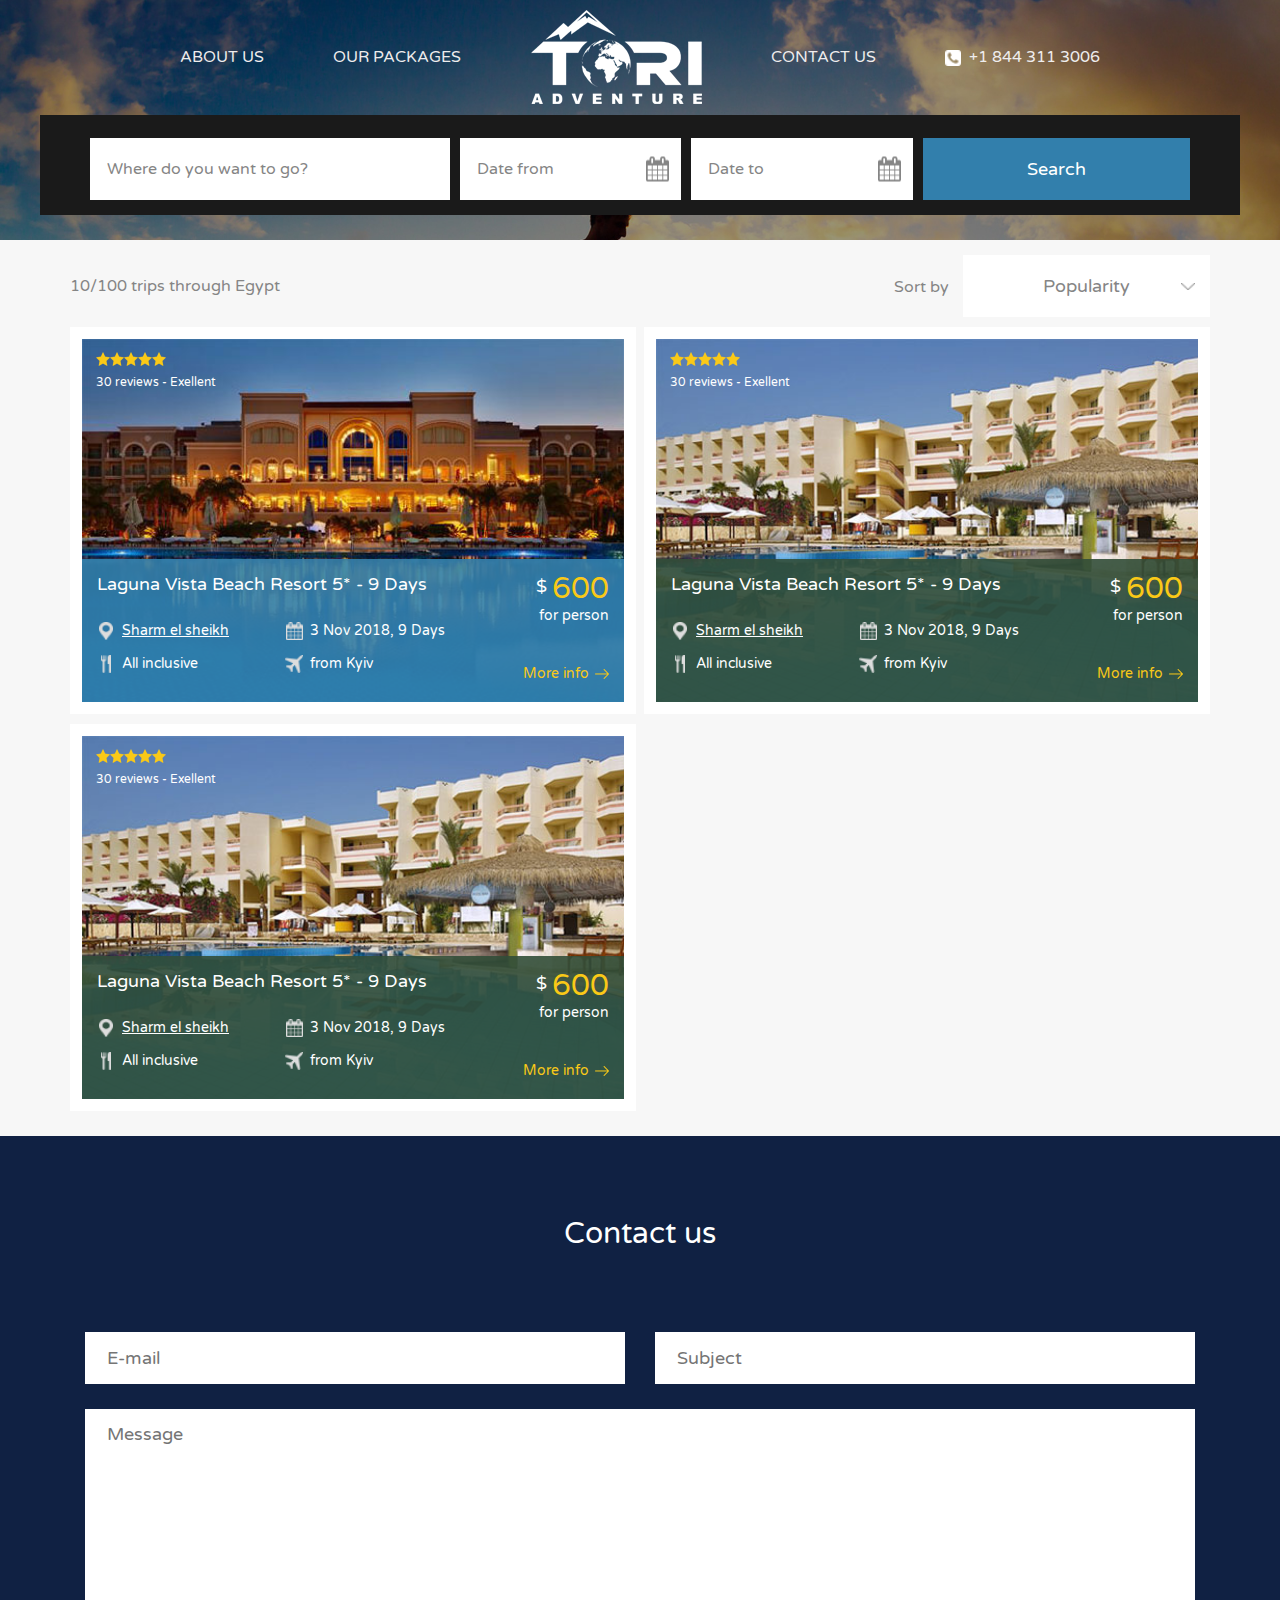
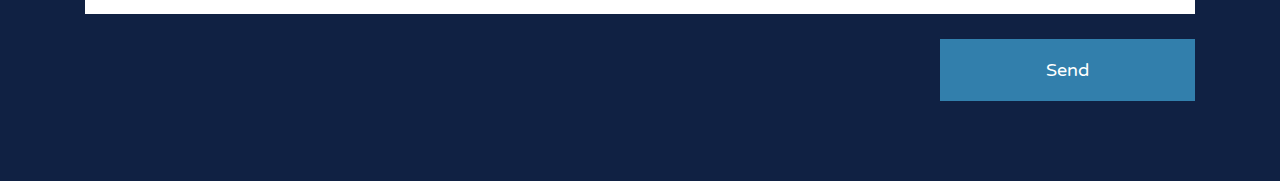
<file: 2pages.html>
<!doctype html>
<html lang="ru">
<head>
    <meta charset="UTF-8">
    <meta name="viewport"
          content="width=device-width, user-scalable=no, initial-scale=1, shrink-to-fit=no">
    <meta http-equiv="X-UA-Compatible" content="ie=edge">
    <meta name="format-detection" content="telephone=no">
    <title>Tori</title>
    <script
            src="https://code.jquery.com/jquery-3.3.1.js"
            integrity="sha256-2Kok7MbOyxpgUVvAk/HJ2jigOSYS2auK4Pfzbm7uH60="
            crossorigin="anonymous"></script>
    <link href="https://fonts.googleapis.com/css?family=Varela+Round" rel="stylesheet">
    <link rel="stylesheet" href="https://maxcdn.bootstrapcdn.com/bootstrap/4.0.0/css/bootstrap.min.css" integrity="sha384-Gn5384xqQ1aoWXA+058RXPxPg6fy4IWvTNh0E263XmFcJlSAwiGgFAW/dAiS6JXm" crossorigin="anonymous">
    <link href="css/style.css" rel="stylesheet">
</head>
<body>
<header>
    <div class="container-fluid header__bg mod-small">
        <div class="container">
            <div class="row header__nav">
                <nav class="col-lg-10 col-12 mx-auto">
                    <button class="nav-bar-collapse"><div></div><div></div><div></div></button>
                    <ul>
                        <li>
                            <a href="#">
                                <span>About Us</span>
                            </a>
                        </li>
                        <li>
                            <a href="#">
                                <span>Our Packages</span>
                            </a>
                        </li>
                        <li class="logo-tip">
                            <a href="#">
                                <picture>
                                    <img src="img/logo.png" alt="logo">
                                </picture>
                            </a>
                        </li>
                        <li>
                            <a href="#">
                                <span>Contact Us</span>
                            </a>
                        </li>
                        <li>
                            <a href="#">
                                <span><img src="img/ico_phone.png" alt="phone">+1 844 311 3006</span>
                            </a>
                        </li>
                    </ul>
                </nav>
            </div>
        </div>
        <div class="header__filter wide-container">
            <div class="container">
                <div class="row">
                    <div class="col-md-4 col-12 filter-mod-pd">
                        <a href="#" class="header__filter__input">
                            <input type="text" name="location" value="Where do you want to go?" readonly>
                        </a>
                    </div>
                    <div class="col-md-5 col-12 input-wrap">
                        <div class="col-sm-6 col-12 filter-mod-pd">
                            <a href="#" class="header__filter__input input-data">
                                <input type="text" name="from" value="Date from" readonly>
                            </a>
                        </div>
                        <div class="col-sm-6 col-12 filter-mod-pd">
                            <a href="#" class="header__filter__input input-data">
                                <input type="text" name="to" value="Date to" readonly>
                            </a>
                        </div>
                    </div>
                    <div class="col-md-3 col-sm-5 col-12 mx-auto mx-md-0 filter-mod-pd">
                        <button class="btn-blue btn-w-100">Search</button>
                    </div>
                </div>
            </div>
        </div>
    </div>
</header>
<main>
    <div class="container-fluid category">
        <div class="container">
            <div class="row">
                <div class="category__filter">
                    <div class="category__filter__text">
                        <p><span>10</span>/<span>100</span> trips through Egypt</p>
                    </div>
                    <div class="category__filter__drop">
                        <span>Sort by</span>
                        <a href="#">Popularity</a>
                    </div>
                    <div class="category__filter__drop-down">
                        <a href="#">Popularity</a>
                        <a href="#">Rating</a>
                        <a href="#">Recent</a>
                        <a href="#">Date</a>
                    </div>
                </div>
                <div class="category__body">
                    <div class="category__body__item">
                        <div class="category__body__item__card">
                            <div class="category__body__item__card__img">
                                <picture>
                                    <img src="img/img_category_1.jpg" alt="img">
                                </picture>
                            </div>
                            <div class="category__body__item__card__head">
                                <div class="category__body__item__card__head__rating">
                                    <label></label><label></label><label></label><label></label><label></label>
                                </div>
                                <p>30 reviews - Exellent</p>
                            </div>
                            <div class="category__body__item__card__info card-blue">
                                <div class="col-lg-9 col-12">
                                    <p class="category__body__item__card__info__title">Laguna Vista Beach Resort 5* - 9 Days</p>
                                    <a href="#" class="category__body__item__card__info__address category__body__item__card__info__point">Sharm el sheikh</a>
                                    <span class="category__body__item__card__info__date category__body__item__card__info__point">3 Nov 2018, 9 Days</span>
                                    <span class="category__body__item__card__info__included category__body__item__card__info__point">All inclusive</span>
                                    <span class="category__body__item__card__info__from category__body__item__card__info__point">from Kyiv</span>
                                </div>
                                <div class="col-lg-3 col-12 category__body__item__card__info__wrap">
                                    <div class="category__body__item__card__info__prise">
                                        <span><u>$ </u>600</span>
                                        <p>for person</p>
                                    </div>
                                    <a href="#" class="category__body__item__card__info__link">More info</a>
                                </div>
                            </div>
                        </div>
                    </div>
                    <div class="category__body__item">
                        <div class="category__body__item__card">
                            <div class="category__body__item__card__img">
                                <picture>
                                    <img src="img/img_category_2.jpg" alt="img">
                                </picture>
                            </div>
                            <div class="category__body__item__card__head">
                                <div class="category__body__item__card__head__rating">
                                    <label></label><label></label><label></label><label></label><label></label>
                                </div>
                                <p>30 reviews - Exellent</p>
                            </div>
                            <div class="category__body__item__card__info card-green">
                                <div class="col-lg-9 col-12">
                                    <p class="category__body__item__card__info__title">Laguna Vista Beach Resort 5* - 9 Days</p>
                                    <a href="#" class="category__body__item__card__info__address category__body__item__card__info__point">Sharm el sheikh</a>
                                    <span class="category__body__item__card__info__date category__body__item__card__info__point">3 Nov 2018, 9 Days</span>
                                    <span class="category__body__item__card__info__included category__body__item__card__info__point">All inclusive</span>
                                    <span class="category__body__item__card__info__from category__body__item__card__info__point">from Kyiv</span>
                                </div>
                                <div class="col-lg-3 col-12 category__body__item__card__info__wrap">
                                    <div class="category__body__item__card__info__prise">
                                        <span><u>$ </u>600</span>
                                        <p>for person</p>
                                    </div>
                                    <a href="#" class="category__body__item__card__info__link">More info</a>
                                </div>
                            </div>
                        </div>
                    </div>
                    <div class="category__body__item">
                        <div class="category__body__item__card">
                            <div class="category__body__item__card__img">
                                <picture>
                                    <img src="img/img_category_2.jpg" alt="img">
                                </picture>
                            </div>
                            <div class="category__body__item__card__head">
                                <div class="category__body__item__card__head__rating">
                                    <label></label><label></label><label></label><label></label><label></label>
                                </div>
                                <p>30 reviews - Exellent</p>
                            </div>
                            <div class="category__body__item__card__info card-green">
                                <div class="col-lg-9 col-12">
                                    <p class="category__body__item__card__info__title">Laguna Vista Beach Resort 5* - 9 Days</p>
                                    <a href="#" class="category__body__item__card__info__address category__body__item__card__info__point">Sharm el sheikh</a>
                                    <span class="category__body__item__card__info__date category__body__item__card__info__point">3 Nov 2018, 9 Days</span>
                                    <span class="category__body__item__card__info__included category__body__item__card__info__point">All inclusive</span>
                                    <span class="category__body__item__card__info__from category__body__item__card__info__point">from Kyiv</span>
                                </div>
                                <div class="col-lg-3 col-12 category__body__item__card__info__wrap">
                                    <div class="category__body__item__card__info__prise">
                                        <span><u>$ </u>600</span>
                                        <p>for person</p>
                                    </div>
                                    <a href="#" class="category__body__item__card__info__link">More info</a>
                                </div>
                            </div>
                        </div>
                    </div>
                </div>
            </div>
        </div>
    </div>
</main>
<footer>
    <div class="container-fluid footer__contact-us">
        <div class="container">
            <div class="row">
                <div class="col-12">
                    <h2>Contact us</h2>
                </div>
            </div>
            <form class="row">
                <div class="col-md-6 col-12">
                    <div class="footer__contact-us__input">
                        <input type="email" name="email" placeholder="E-mail">
                    </div>
                </div>
                <div class="col-md-6 col-12">
                    <div class="footer__contact-us__input">
                        <input type="text" name="subject" placeholder="Subject">
                    </div>
                </div>
                <div class="col-12">
                    <div class="footer__contact-us__input text-area">
                        <textarea name="message" placeholder="Message"></textarea>
                    </div>
                </div>
                <div class="ml-auto col-lg-3 col-md-4 col-sm-5 col-12">
                    <button class="btn-blue btn-w-100">Send</button>
                </div>
            </form>
        </div>
    </div>
</footer>
<script src="https://cdnjs.cloudflare.com/ajax/libs/popper.js/1.12.9/umd/popper.min.js" integrity="sha384-ApNbgh9B+Y1QKtv3Rn7W3mgPxhU9K/ScQsAP7hUibX39j7fakFPskvXusvfa0b4Q" crossorigin="anonymous"></script>
<script src="https://maxcdn.bootstrapcdn.com/bootstrap/4.0.0/js/bootstrap.min.js" integrity="sha384-JZR6Spejh4U02d8jOt6vLEHfe/JQGiRRSQQxSfFWpi1MquVdAyjUar5+76PVCmYl" crossorigin="anonymous"></script>
<script src="js/script.js"></script>
</body>
</html>
</file>
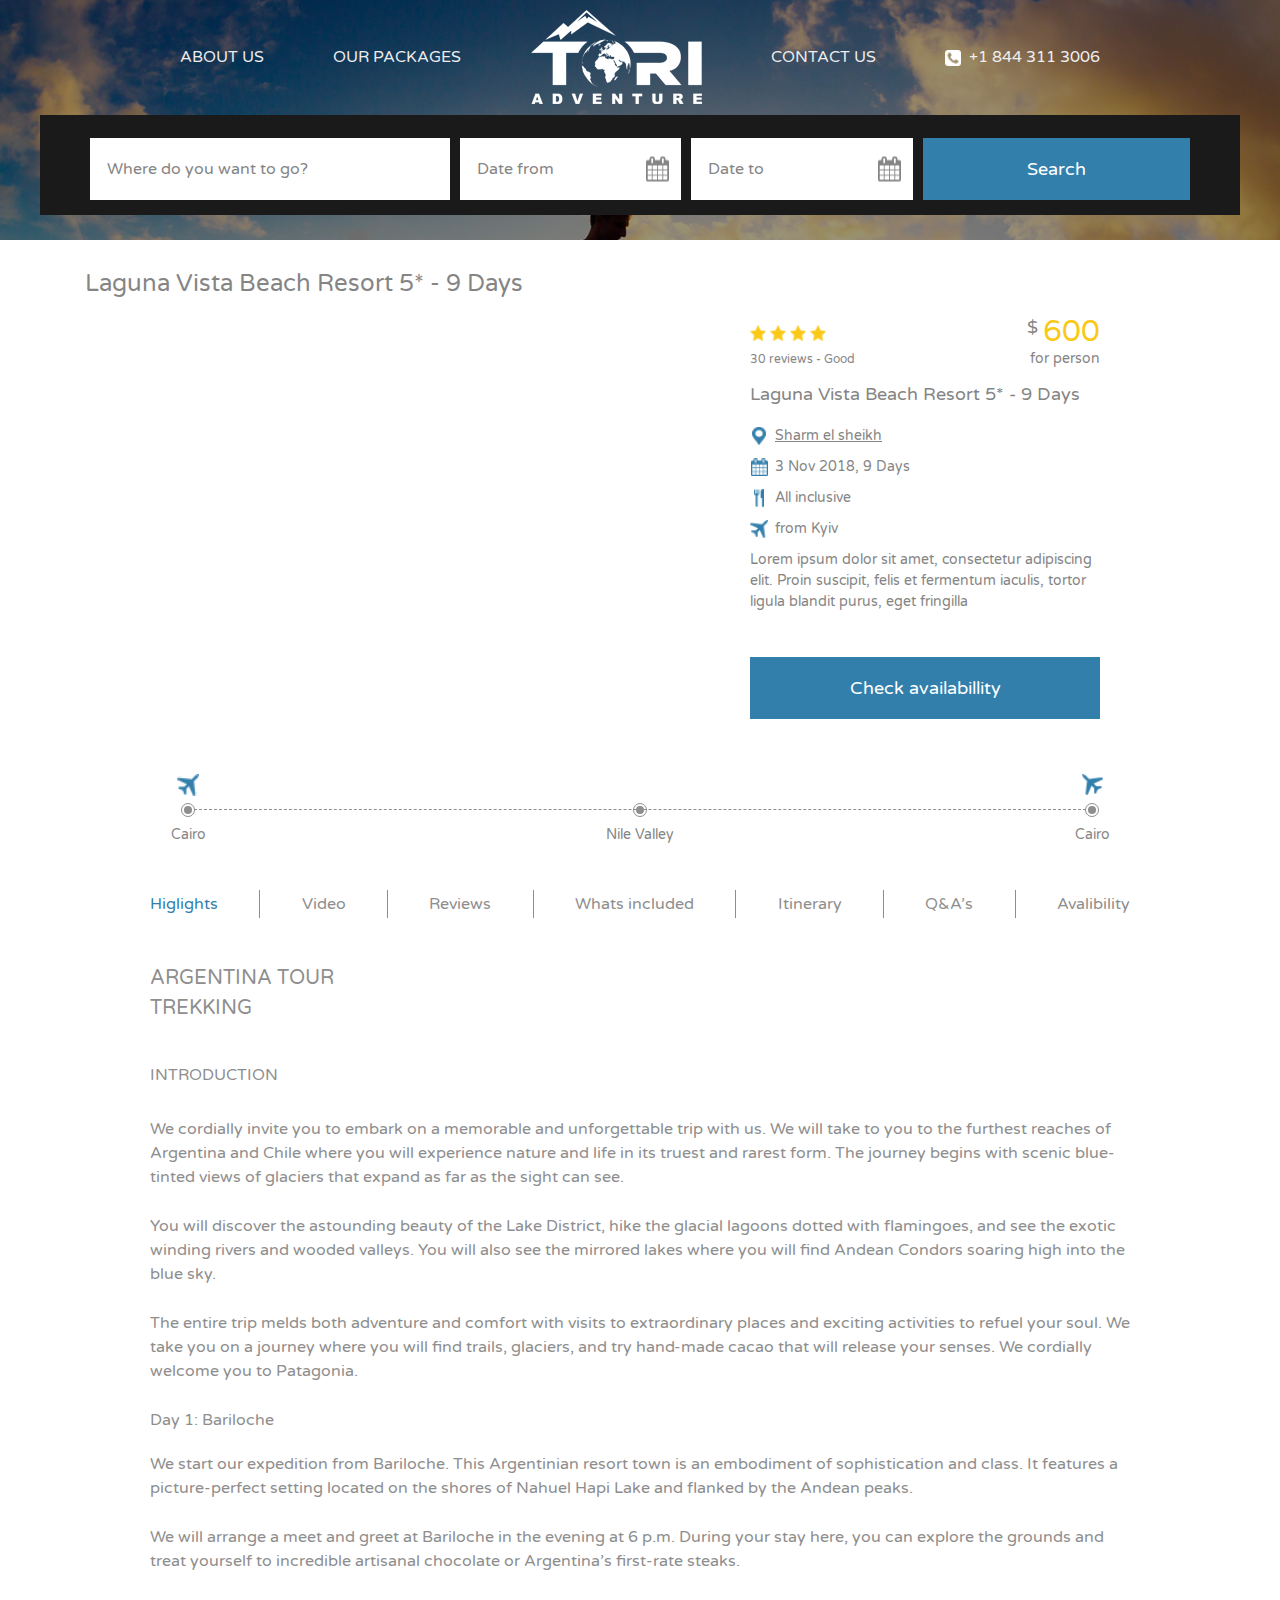
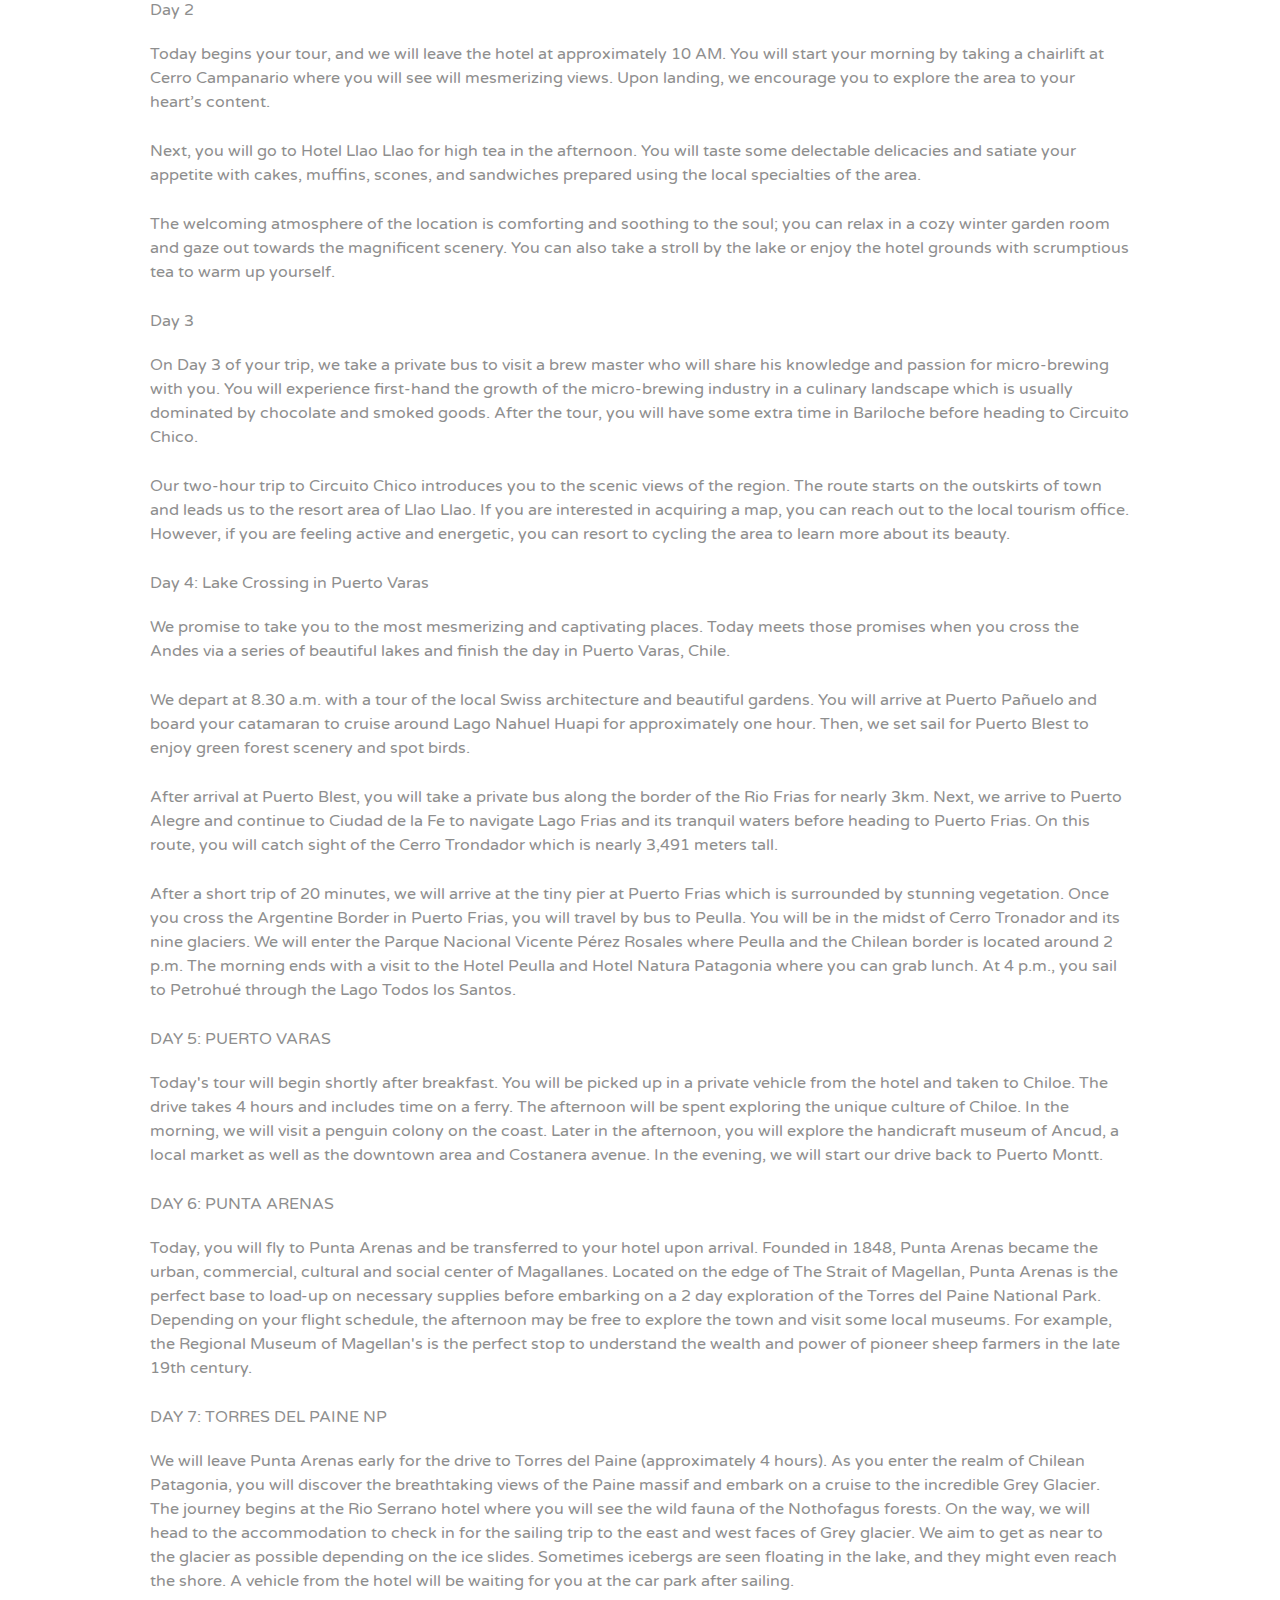
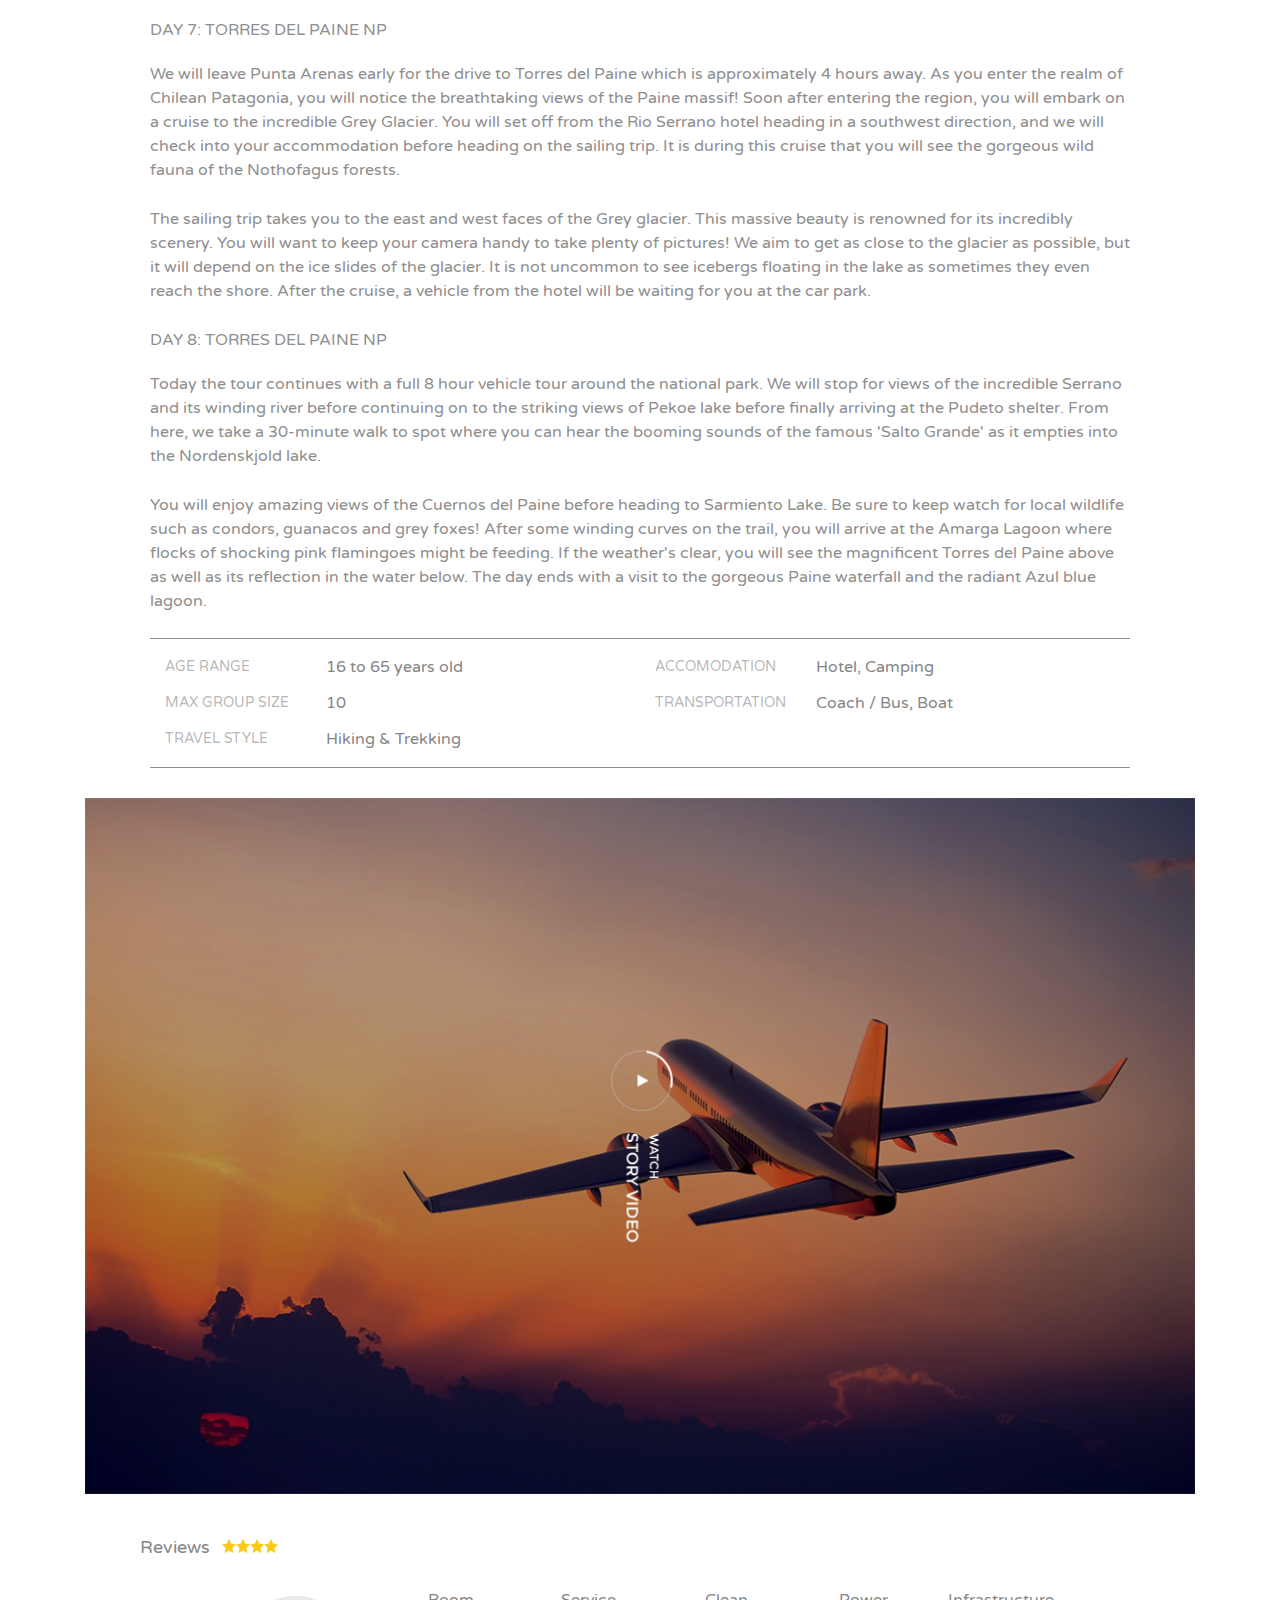
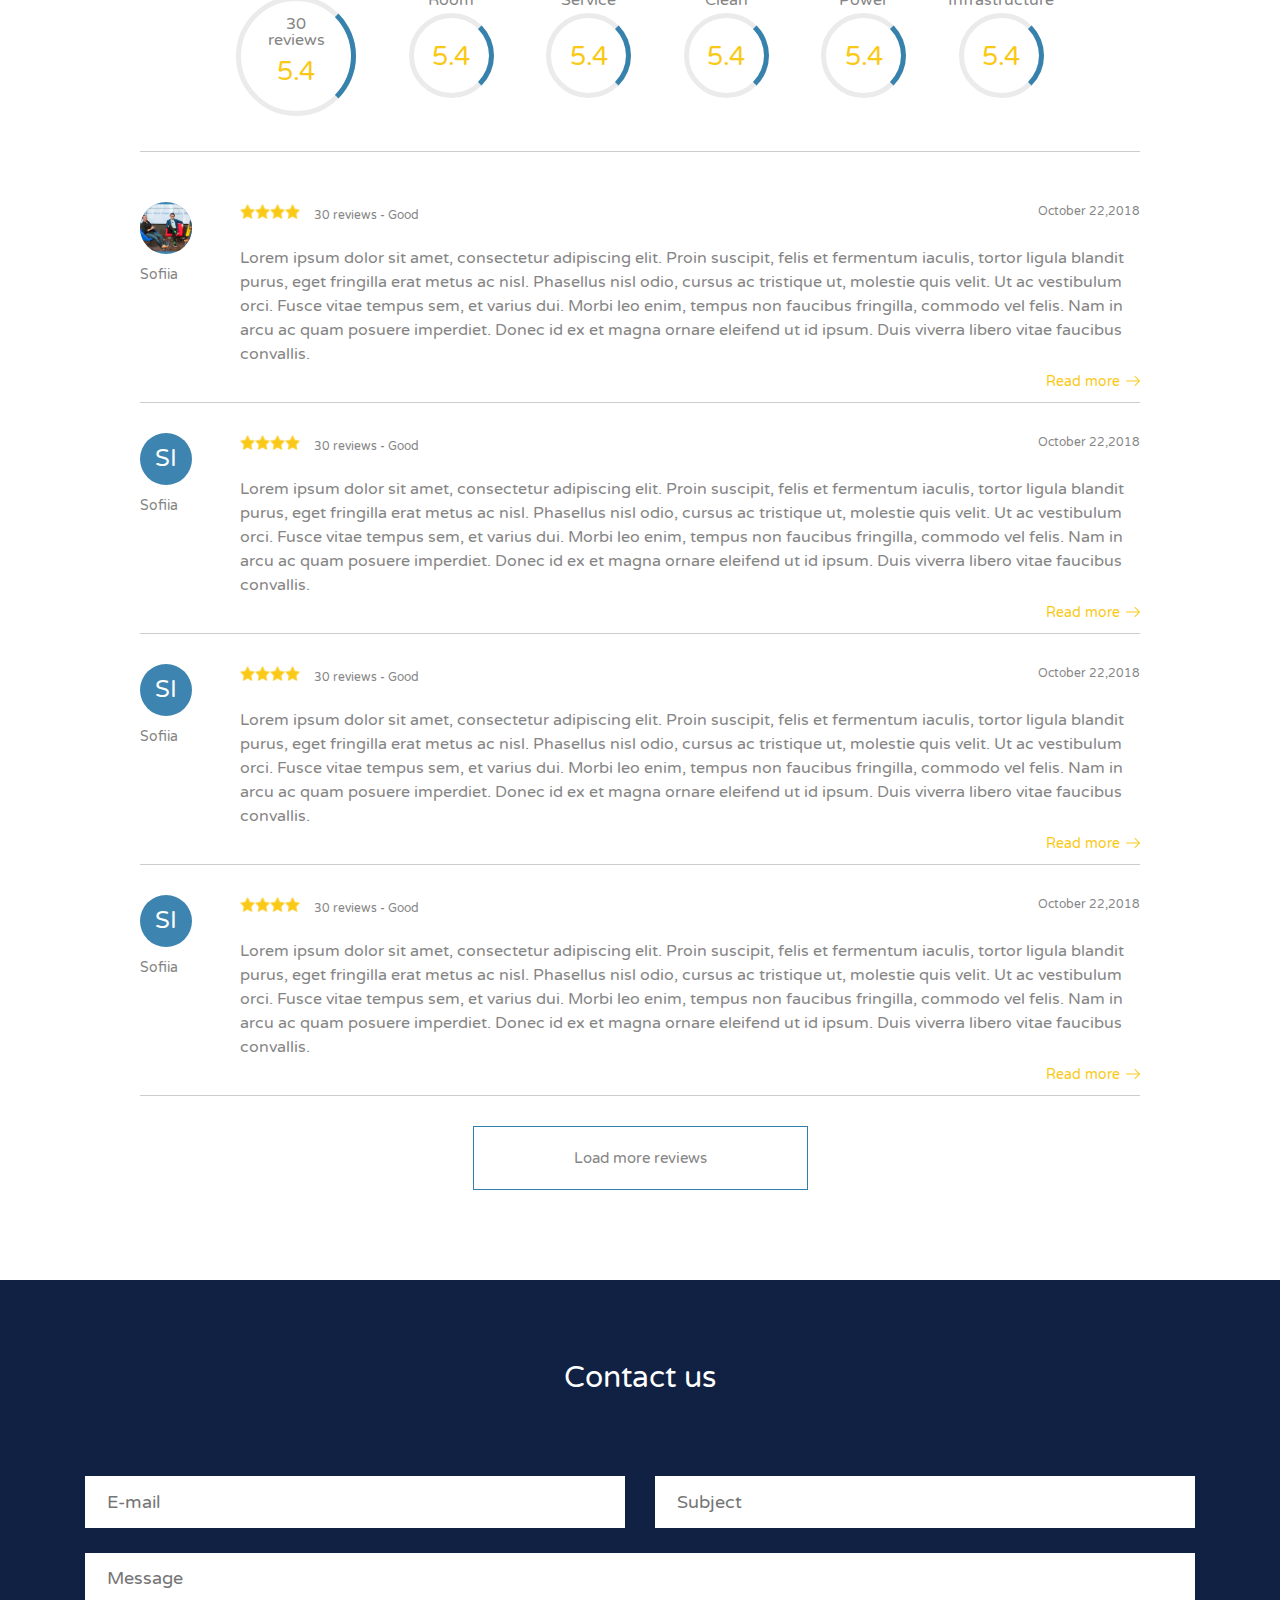
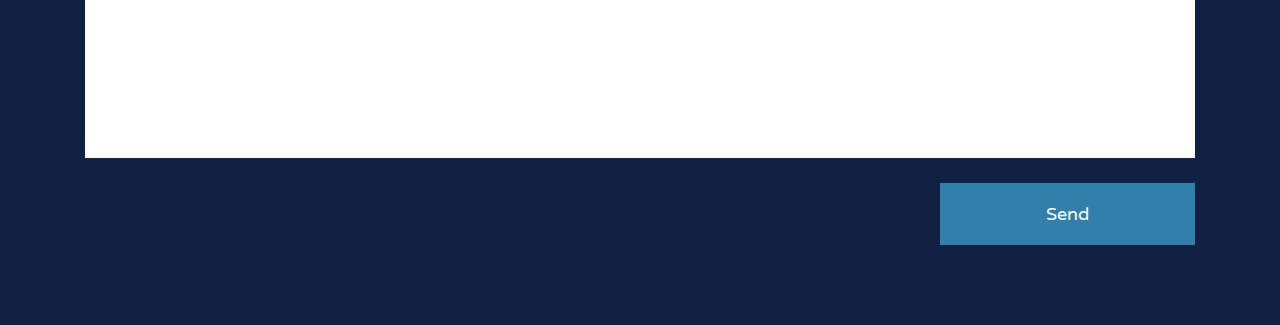
<file: 3pages.html>
<!doctype html>
<html lang="ru">
<head>
    <meta charset="UTF-8">
    <meta name="viewport"
          content="width=device-width, user-scalable=no, initial-scale=1, shrink-to-fit=no">
    <meta http-equiv="X-UA-Compatible" content="ie=edge">
    <meta name="format-detection" content="telephone=no">
    <title>Tori</title>
    <script
            src="https://code.jquery.com/jquery-3.3.1.js"
            integrity="sha256-2Kok7MbOyxpgUVvAk/HJ2jigOSYS2auK4Pfzbm7uH60="
            crossorigin="anonymous"></script>
    <link href="https://fonts.googleapis.com/css?family=Varela+Round" rel="stylesheet">
    <link rel="stylesheet" href="https://maxcdn.bootstrapcdn.com/bootstrap/4.0.0/css/bootstrap.min.css" integrity="sha384-Gn5384xqQ1aoWXA+058RXPxPg6fy4IWvTNh0E263XmFcJlSAwiGgFAW/dAiS6JXm" crossorigin="anonymous">
    <link href="css/style.css" rel="stylesheet">
    <link rel="stylesheet" href="owlcarousel/dist/assets/owl.carousel.min.css">
    <link rel="stylesheet" href="owlcarousel/dist/assets/owl.theme.default.min.css">
</head>
<body>
<header>
    <div class="container-fluid header__bg mod-small">
        <div class="container">
            <div class="row header__nav">
                <nav class="col-lg-10 col-12 mx-auto">
                    <button class="nav-bar-collapse"><div></div><div></div><div></div></button>
                    <ul>
                        <li>
                            <a href="#">
                                <span>About Us</span>
                            </a>
                        </li>
                        <li>
                            <a href="#">
                                <span>Our Packages</span>
                            </a>
                        </li>
                        <li class="logo-tip">
                            <a href="#">
                                <picture>
                                    <img src="img/logo.png" alt="logo">
                                </picture>
                            </a>
                        </li>
                        <li>
                            <a href="#">
                                <span>Contact Us</span>
                            </a>
                        </li>
                        <li>
                            <a href="#">
                                <span><img src="img/ico_phone.png" alt="phone">+1 844 311 3006</span>
                            </a>
                        </li>
                    </ul>
                </nav>
            </div>
        </div>
        <div class="header__filter wide-container">
            <div class="container">
                <div class="row">
                    <div class="col-md-4 col-12 filter-mod-pd">
                        <a href="#" class="header__filter__input">
                            <input type="text" name="location" value="Where do you want to go?" readonly>
                        </a>
                    </div>
                    <div class="col-md-5 col-12 input-wrap">
                        <div class="col-sm-6 col-12 filter-mod-pd">
                            <a href="#" class="header__filter__input input-data">
                                <input type="text" name="from" value="Date from" readonly>
                            </a>
                        </div>
                        <div class="col-sm-6 col-12 filter-mod-pd">
                            <a href="#" class="header__filter__input input-data">
                                <input type="text" name="to" value="Date to" readonly>
                            </a>
                        </div>
                    </div>
                    <div class="col-md-3 col-sm-5 col-12 mx-auto mx-md-0 filter-mod-pd">
                        <button class="btn-blue btn-w-100">Search</button>
                    </div>
                </div>
            </div>
        </div>
    </div>
</header>
<main>
    <div class="container detail">
        <h2>Laguna Vista Beach Resort 5* - 9 Days</h2>
        <div class="row detail__body">
            <div class="col-md-7 col-12 mb-4 mb-md-0">
                <div class="owl-carousel">
                    <div>
                        <img src="img/img_category_1.jpg" alt="img">
                    </div>
                    <div>
                        <img src="img/img_category_2.jpg" alt="img">
                    </div>
                    <div>
                        <img src="img/img_slider.jpg" alt="img">
                    </div>
                    <div>
                        <img src="img/img_video.jpg" alt="img">
                    </div>
                </div>
            </div>
            <div class="col-md-4 col-12">
                <div class="detail__body__info">
                    <div class="detail__body__info__head">
                        <div class="detail__body__info__head__rating">
                            <div class="detail__body__info__head__rating__star">
                                <label></label>
                                <label></label>
                                <label></label>
                                <label></label>
                            </div>
                            <p>30 reviews - Good</p>
                        </div>
                        <div class="detail__body__info__head__prise">
                            <span><u>$ </u>600</span>
                            <p>for person</p>
                        </div>
                    </div>
                    <div class="detail__body__info__body">
                        <h3>Laguna Vista Beach Resort 5* - 9 Days</h3>
                        <a href="#" class="detail__body__info__body__address detail__body__info__body__point">Sharm el sheikh</a>
                        <span class="detail__body__info__body__date detail__body__info__body__point">3 Nov 2018, 9 Days</span>
                        <span class="detail__body__info__body__included detail__body__info__body__point">All inclusive</span>
                        <span class="detail__body__info__body__from detail__body__info__body__point">from Kyiv</span>
                        <p class="detail__body__info__body__par detail__body__info__body__point">
                            Lorem ipsum dolor sit amet, consectetur adipiscing elit. Proin suscipit, felis et fermentum iaculis, tortor ligula blandit purus, eget fringilla
                        </p>
                    </div>
                    <div class="detail__body__info__footer">
                        <button class="btn-blue btn-w-100">Check availabillity</button>
                    </div>
                </div>
            </div>
        </div>
    </div>
    <div class="container">
        <div class="row">
            <div class="air-patch">
                <div class="air-patch__line">
                    <div class="air-patch__line__point plane-left">
                        <span>Cairo</span>
                    </div>
                    <div class="air-patch__line__point">
                        <span>Nile Valley</span>
                    </div>
                    <div class="air-patch__line__point plane-right">
                        <span>Cairo</span>
                    </div>
                </div>
            </div>
        </div>
    </div>
    <div class="container">
        <div class="row">
            <div class="about-info col-12">
                <div class="about-info__head">
                    <a href="#" class="active">Higlights</a>
                    <label></label>
                    <a href="#">Video</a>
                    <label></label>
                    <a href="#">Reviews</a>
                    <label></label>
                    <a href="#">Whats included</a>
                    <label></label>
                    <a href="#">Itinerary</a>
                    <label></label>
                    <a href="#">Q&A’s</a>
                    <label></label>
                    <a href="#">Avalibility</a>
                </div>
                <div class="about-info__body">
                    <p class="about-info__body__title">ARGENTINA TOUR<br>TREKKING</p>
                    <p class="about-info__body__sub-title">INTRODUCTION</p>
                    <p class="about-info__body__par">We cordially invite you to embark on a memorable and unforgettable trip with us. We will take to you to the furthest reaches of Argentina and Chile where you will experience nature and life in its truest and rarest form. The journey begins with scenic blue-tinted views of glaciers that expand as far as the sight can see.</p>
                    <p class="about-info__body__par">You will discover the astounding beauty of the Lake District, hike the glacial lagoons dotted with flamingoes, and see the exotic winding rivers and wooded valleys. You will also see the mirrored lakes where you will find Andean Condors soaring high into the blue sky.</p>
                    <p class="about-info__body__par"> The entire trip melds both adventure and comfort with visits to extraordinary places and exciting activities to refuel your soul. We take you on a journey where you will find trails, glaciers, and try hand-made cacao that will release your senses. We cordially welcome you to Patagonia.</p>
                    <p class="about-info__body__day">Day 1: Bariloche</p>
                    <p class="about-info__body__par">We start our expedition from Bariloche. This Argentinian resort town is an embodiment of sophistication and class. It features a picture-perfect setting located on the shores of Nahuel Hapi Lake and flanked by the Andean peaks.</p>
                    <p class="about-info__body__par">We will arrange a meet and greet at Bariloche in the evening at 6 p.m. During your stay here, you can explore the grounds and treat yourself to incredible artisanal chocolate or Argentina’s first-rate steaks.</p>
                    <p class="about-info__body__day">Day 2</p>
                    <p class="about-info__body__par">Today begins your tour, and we will leave the hotel at approximately 10 AM. You will start your morning by taking a chairlift at Cerro Campanario where you will see will mesmerizing views. Upon landing, we encourage you to explore the area to your heart’s content.</p>
                    <p class="about-info__body__par">Next, you will go to Hotel Llao Llao for high tea in the afternoon. You will taste some delectable delicacies and satiate your appetite with cakes, muffins, scones, and sandwiches prepared using the local specialties of the area.</p>
                    <p class="about-info__body__par">The welcoming atmosphere of the location is comforting and soothing to the soul; you can relax in a cozy winter garden room and gaze out towards the magnificent scenery. You can also take a stroll by the lake or enjoy the hotel grounds with scrumptious tea to warm up yourself.</p>
                    <p class="about-info__body__day">Day 3</p>
                    <p class="about-info__body__par">On Day 3 of your trip, we take a private bus to visit a brew master who will share his knowledge and passion for micro-brewing with you. You will experience first-hand the growth of the micro-brewing industry in a culinary landscape which is usually dominated by chocolate and smoked goods. After the tour, you will have some extra time in Bariloche before heading to Circuito Chico.</p>
                    <p class="about-info__body__par">Our two-hour trip to Circuito Chico introduces you to the scenic views of the region. The route starts on the outskirts of town and leads us to the resort area of Llao Llao. If you are interested in acquiring a map, you can reach out to the local tourism office. However, if you are feeling active and energetic, you can resort to cycling the area to learn more about its beauty.</p>
                    <p class="about-info__body__day">Day 4: Lake Crossing in Puerto Varas</p>
                    <p class="about-info__body__par">We promise to take you to the most mesmerizing and captivating places. Today meets those promises when you cross the Andes via a series of beautiful lakes and finish the day in Puerto Varas, Chile.</p>
                    <p class="about-info__body__par">We depart at 8.30 a.m. with a tour of the local Swiss architecture and beautiful gardens. You will arrive at Puerto Pañuelo and board your catamaran to cruise around Lago Nahuel Huapi for approximately one hour. Then, we set sail for Puerto Blest to enjoy green forest scenery and spot birds.</p>
                    <p class="about-info__body__par">After arrival at Puerto Blest, you will take a private bus along the border of the Rio Frias for nearly 3km. Next, we arrive to Puerto Alegre and continue to Ciudad de la Fe to navigate Lago Frias and its tranquil waters before heading to Puerto Frias. On this route, you will catch sight of the Cerro Trondador which is nearly 3,491 meters tall.</p>
                    <p class="about-info__body__par">After a short trip of 20 minutes, we will arrive at the tiny pier at Puerto Frias which is surrounded by stunning vegetation. Once you cross the Argentine Border in Puerto Frias, you will travel by bus to Peulla. You will be in the midst of Cerro Tronador and its nine glaciers. We will enter the Parque Nacional Vicente Pérez Rosales where Peulla and the Chilean border is located around 2 p.m. The morning ends with a visit to the Hotel Peulla and Hotel Natura Patagonia where you can grab lunch. At 4 p.m., you sail to Petrohué through the Lago Todos los Santos.</p>
                    <p class="about-info__body__day">DAY 5: PUERTO VARAS</p>
                    <p class="about-info__body__par">Today's tour will begin shortly after breakfast. You will be picked up in a private vehicle from the hotel and taken to Chiloe. The drive takes 4 hours and includes time on a ferry. The afternoon will be spent exploring the unique culture of Chiloe. In the morning, we will visit a penguin colony on the coast. Later in the afternoon, you will explore the handicraft museum of Ancud, a local market as well as the downtown area and Costanera avenue. In the evening, we will start our drive back to Puerto Montt.</p>
                    <p class="about-info__body__day">DAY 6: PUNTA ARENAS</p>
                    <p class="about-info__body__par">Today, you will fly to Punta Arenas and be transferred to your hotel upon arrival. Founded in 1848, Punta Arenas became the urban, commercial, cultural and social center of Magallanes. Located on the edge of The Strait of Magellan, Punta Arenas is the perfect base to load-up on necessary supplies before embarking on a 2 day exploration of the Torres del Paine National Park. Depending on your flight schedule, the afternoon may be free to explore the town and visit some local museums. For example, the Regional Museum of Magellan's is the perfect stop to understand the wealth and power of pioneer sheep farmers in the late 19th century.</p>
                    <p class="about-info__body__day">DAY 7: TORRES DEL PAINE NP</p>
                    <p class="about-info__body__par">We will leave Punta Arenas early for the drive to Torres del Paine (approximately 4 hours). As you enter the realm of Chilean Patagonia, you will discover the breathtaking views of the Paine massif and embark on a cruise to the incredible Grey Glacier. The journey begins at the Rio Serrano hotel where you will see the wild fauna of the Nothofagus forests. On the way, we will head to the accommodation to check in for the sailing trip to the east and west faces of Grey glacier. We aim to get as near to the glacier as possible depending on the ice slides. Sometimes icebergs are seen floating in the lake, and they might even reach the shore. A vehicle from the hotel will be waiting for you at the car park after sailing.</p>
                    <p class="about-info__body__day">DAY 7: TORRES DEL PAINE NP</p>
                    <p class="about-info__body__par">We will leave Punta Arenas early for the drive to Torres del Paine which is approximately 4 hours away. As you enter the realm of Chilean Patagonia, you will notice the breathtaking views of the Paine massif! Soon after entering the region, you will embark on a cruise to the incredible Grey Glacier. You will set off from the Rio Serrano hotel heading in a southwest direction, and we will check into your accommodation before heading on the sailing trip. It is during this cruise that you will see the gorgeous wild fauna of the Nothofagus forests.</p>
                    <p class="about-info__body__par">The sailing trip takes you to the east and west faces of the Grey glacier. This massive beauty is renowned for its incredibly scenery. You will want to keep your camera handy to take plenty of pictures! We aim to get as close to the glacier as possible, but it will depend on the ice slides of the glacier. It is not uncommon to see icebergs floating in the lake as sometimes they even reach the shore. After the cruise, a vehicle from the hotel will be waiting for you at the car park.</p>
                    <p class="about-info__body__day">DAY 8: TORRES DEL PAINE NP</p>
                    <p class="about-info__body__par">Today the tour continues with a full 8 hour vehicle tour around the national park. We will stop for views of the incredible Serrano and its winding river before continuing on to the striking views of Pekoe lake before finally arriving at the Pudeto shelter. From here, we take a 30-minute walk to spot where you can hear the booming sounds of the famous 'Salto Grande' as it empties into the Nordenskjold lake.</p>
                    <p class="about-info__body__par">You will enjoy amazing views of the Cuernos del Paine before heading to Sarmiento Lake. Be sure to keep watch for local wildlife such as condors, guanacos and grey foxes! After some winding curves on the trail, you will arrive at the Amarga Lagoon where flocks of shocking pink flamingoes might be feeding. If the weather's clear, you will see the magnificent Torres del Paine above as well as its reflection in the water below. The day ends with a visit to the gorgeous Paine waterfall and the radiant Azul blue lagoon.</p>
                </div>
                <div class="about-info__footer">
                    <div class="about-info__footer__point col-lg-6 col-12">
                        <p class="about-info__footer__point__name">AGE RANGE</p>
                        <p class="about-info__footer__point__value">16 to 65 years old</p>
                    </div>
                    <div class="about-info__footer__point col-lg-6 col-12">
                        <p class="about-info__footer__point__name">ACCOMODATION</p>
                        <p class="about-info__footer__point__value">Hotel, Camping </p>
                    </div>
                    <div class="about-info__footer__point col-lg-6 col-12">
                        <p class="about-info__footer__point__name">MAX GROUP SIZE</p>
                        <p class="about-info__footer__point__value">10</p>
                    </div>
                    <div class="about-info__footer__point col-lg-6 col-12">
                        <p class="about-info__footer__point__name">TRANSPORTATION</p>
                        <p class="about-info__footer__point__value">Coach / Bus, Boat</p>
                    </div>
                    <div class="about-info__footer__point col-lg-6 col-12">
                        <p class="about-info__footer__point__name">TRAVEL STYLE</p>
                        <p class="about-info__footer__point__value">Hiking & Trekking</p>
                    </div>
                </div>
            </div>
        </div>
    </div>
    <div class="container">
        <div class="row">
            <div class="reviews col-12">
                <div class="reviews__video">
                    <img alt="video" src="img/img_video.jpg">
                </div>
                <div class="reviews__body">
                    <div class="reviews__body__rating">
                        <div class="reviews__body__rating__head">
                            <p>Reviews</p>
                            <div><label></label><label></label><label></label><label></label></div>
                        </div>
                        <div class="reviews__body__rating__body">
                            <div class="reviews__body__rating__body__point all-reviews">
                                <p>30 reviews</p>
                                <span>5.4</span>
                            </div>
                            <div class="reviews__body__rating__body__point">
                                <p>Room</p>
                                <span>5.4</span>
                            </div>
                            <div class="reviews__body__rating__body__point">
                                <p>Service</p>
                                <span>5.4</span>
                            </div>
                            <div class="reviews__body__rating__body__point">
                                <p>Clean</p>
                                <span>5.4</span>
                            </div>
                            <div class="reviews__body__rating__body__point">
                                <p>Power</p>
                                <span>5.4</span>
                            </div>
                            <div class="reviews__body__rating__body__point">
                                <p>Infrastructure</p>
                                <span>5.4</span>
                            </div>
                        </div>
                    </div>
                    <div class="reviews__body__comments">
                        <div class="reviews__body__comments__avatar">
                            <div class="reviews__body__comments__avatar__img">
                                <img src="img/about_us_1.jpg" alt="avatar">
                                <p>SI</p>
                            </div>
                            <p>Sofiia</p>
                        </div>
                        <div class="reviews__body__comments__wrap">
                            <div class="reviews__body__comments__head">
                                <label></label><label></label><label></label><label></label>
                                <p>30 reviews - Good</p>
                                <p class="reviews__body__comments__head__date">October 22,2018</p>
                            </div>
                            <div class="reviews__body__comments__body">
                                <p>Lorem ipsum dolor sit amet, consectetur adipiscing elit. Proin suscipit, felis et fermentum iaculis, tortor ligula blandit purus, eget fringilla erat metus ac nisl. Phasellus nisl odio, cursus ac tristique ut, molestie quis velit. Ut ac vestibulum orci. Fusce vitae tempus sem, et varius dui. Morbi leo enim, tempus non faucibus fringilla, commodo vel felis. Nam in arcu ac quam posuere imperdiet. Donec id ex et magna ornare eleifend ut id ipsum. Duis viverra libero vitae faucibus convallis.</p>
                            </div>
                            <div class="reviews__body__comments__footer">
                                <a href="#">Read more</a>
                            </div>
                        </div>
                    </div>
                    <div class="reviews__body__comments">
                        <div class="reviews__body__comments__avatar">
                            <div class="reviews__body__comments__avatar__img">
                                <p>SI</p>
                            </div>
                            <p>Sofiia</p>
                        </div>
                        <div class="reviews__body__comments__wrap">
                            <div class="reviews__body__comments__head">
                                <label></label><label></label><label></label><label></label>
                                <p>30 reviews - Good</p>
                                <p class="reviews__body__comments__head__date">October 22,2018</p>
                            </div>
                            <div class="reviews__body__comments__body">
                                <p>Lorem ipsum dolor sit amet, consectetur adipiscing elit. Proin suscipit, felis et fermentum iaculis, tortor ligula blandit purus, eget fringilla erat metus ac nisl. Phasellus nisl odio, cursus ac tristique ut, molestie quis velit. Ut ac vestibulum orci. Fusce vitae tempus sem, et varius dui. Morbi leo enim, tempus non faucibus fringilla, commodo vel felis. Nam in arcu ac quam posuere imperdiet. Donec id ex et magna ornare eleifend ut id ipsum. Duis viverra libero vitae faucibus convallis.</p>
                            </div>
                            <div class="reviews__body__comments__footer">
                                <a href="#">Read more</a>
                            </div>
                        </div>
                    </div>
                    <div class="reviews__body__comments">
                        <div class="reviews__body__comments__avatar">
                            <div class="reviews__body__comments__avatar__img">
                                <p>SI</p>
                            </div>
                            <p>Sofiia</p>
                        </div>
                        <div class="reviews__body__comments__wrap">
                            <div class="reviews__body__comments__head">
                                <label></label><label></label><label></label><label></label>
                                <p>30 reviews - Good</p>
                                <p class="reviews__body__comments__head__date">October 22,2018</p>
                            </div>
                            <div class="reviews__body__comments__body">
                                <p>Lorem ipsum dolor sit amet, consectetur adipiscing elit. Proin suscipit, felis et fermentum iaculis, tortor ligula blandit purus, eget fringilla erat metus ac nisl. Phasellus nisl odio, cursus ac tristique ut, molestie quis velit. Ut ac vestibulum orci. Fusce vitae tempus sem, et varius dui. Morbi leo enim, tempus non faucibus fringilla, commodo vel felis. Nam in arcu ac quam posuere imperdiet. Donec id ex et magna ornare eleifend ut id ipsum. Duis viverra libero vitae faucibus convallis.</p>
                            </div>
                            <div class="reviews__body__comments__footer">
                                <a href="#">Read more</a>
                            </div>
                        </div>
                    </div>
                    <div class="reviews__body__comments">
                        <div class="reviews__body__comments__avatar">
                            <div class="reviews__body__comments__avatar__img">
                                <p>SI</p>
                            </div>
                            <p>Sofiia</p>
                        </div>
                        <div class="reviews__body__comments__wrap">
                            <div class="reviews__body__comments__head">
                                <label></label><label></label><label></label><label></label>
                                <p>30 reviews - Good</p>
                                <p class="reviews__body__comments__head__date">October 22,2018</p>
                            </div>
                            <div class="reviews__body__comments__body">
                                <p>Lorem ipsum dolor sit amet, consectetur adipiscing elit. Proin suscipit, felis et fermentum iaculis, tortor ligula blandit purus, eget fringilla erat metus ac nisl. Phasellus nisl odio, cursus ac tristique ut, molestie quis velit. Ut ac vestibulum orci. Fusce vitae tempus sem, et varius dui. Morbi leo enim, tempus non faucibus fringilla, commodo vel felis. Nam in arcu ac quam posuere imperdiet. Donec id ex et magna ornare eleifend ut id ipsum. Duis viverra libero vitae faucibus convallis.</p>
                            </div>
                            <div class="reviews__body__comments__footer">
                                <a href="#">Read more</a>
                            </div>
                        </div>
                    </div>
                    <div class="reviews__body__more">
                        <button class="btn-ghost mx-auto">Load more reviews</button>
                    </div>
                </div>
            </div>
        </div>
    </div>
</main>
<footer>
    <div class="container-fluid footer__contact-us">
        <div class="container">
            <div class="row">
                <div class="col-12">
                    <h2>Contact us</h2>
                </div>
            </div>
            <form class="row">
                <div class="col-md-6 col-12">
                    <div class="footer__contact-us__input">
                        <input type="email" name="email" placeholder="E-mail">
                    </div>
                </div>
                <div class="col-md-6 col-12">
                    <div class="footer__contact-us__input">
                        <input type="text" name="subject" placeholder="Subject">
                    </div>
                </div>
                <div class="col-12">
                    <div class="footer__contact-us__input text-area">
                        <textarea name="message" placeholder="Message"></textarea>
                    </div>
                </div>
                <div class="ml-auto col-lg-3 col-md-4 col-sm-5 col-12">
                    <button class="btn-blue btn-w-100">Send</button>
                </div>
            </form>
        </div>
    </div>
</footer>
<script src="https://cdnjs.cloudflare.com/ajax/libs/popper.js/1.12.9/umd/popper.min.js" integrity="sha384-ApNbgh9B+Y1QKtv3Rn7W3mgPxhU9K/ScQsAP7hUibX39j7fakFPskvXusvfa0b4Q" crossorigin="anonymous"></script>
<script src="https://maxcdn.bootstrapcdn.com/bootstrap/4.0.0/js/bootstrap.min.js" integrity="sha384-JZR6Spejh4U02d8jOt6vLEHfe/JQGiRRSQQxSfFWpi1MquVdAyjUar5+76PVCmYl" crossorigin="anonymous"></script>
<script src="owlcarousel/dist/owl.carousel.min.js"></script>
<script src="js/script.js"></script>
</body>
</html>
</file>
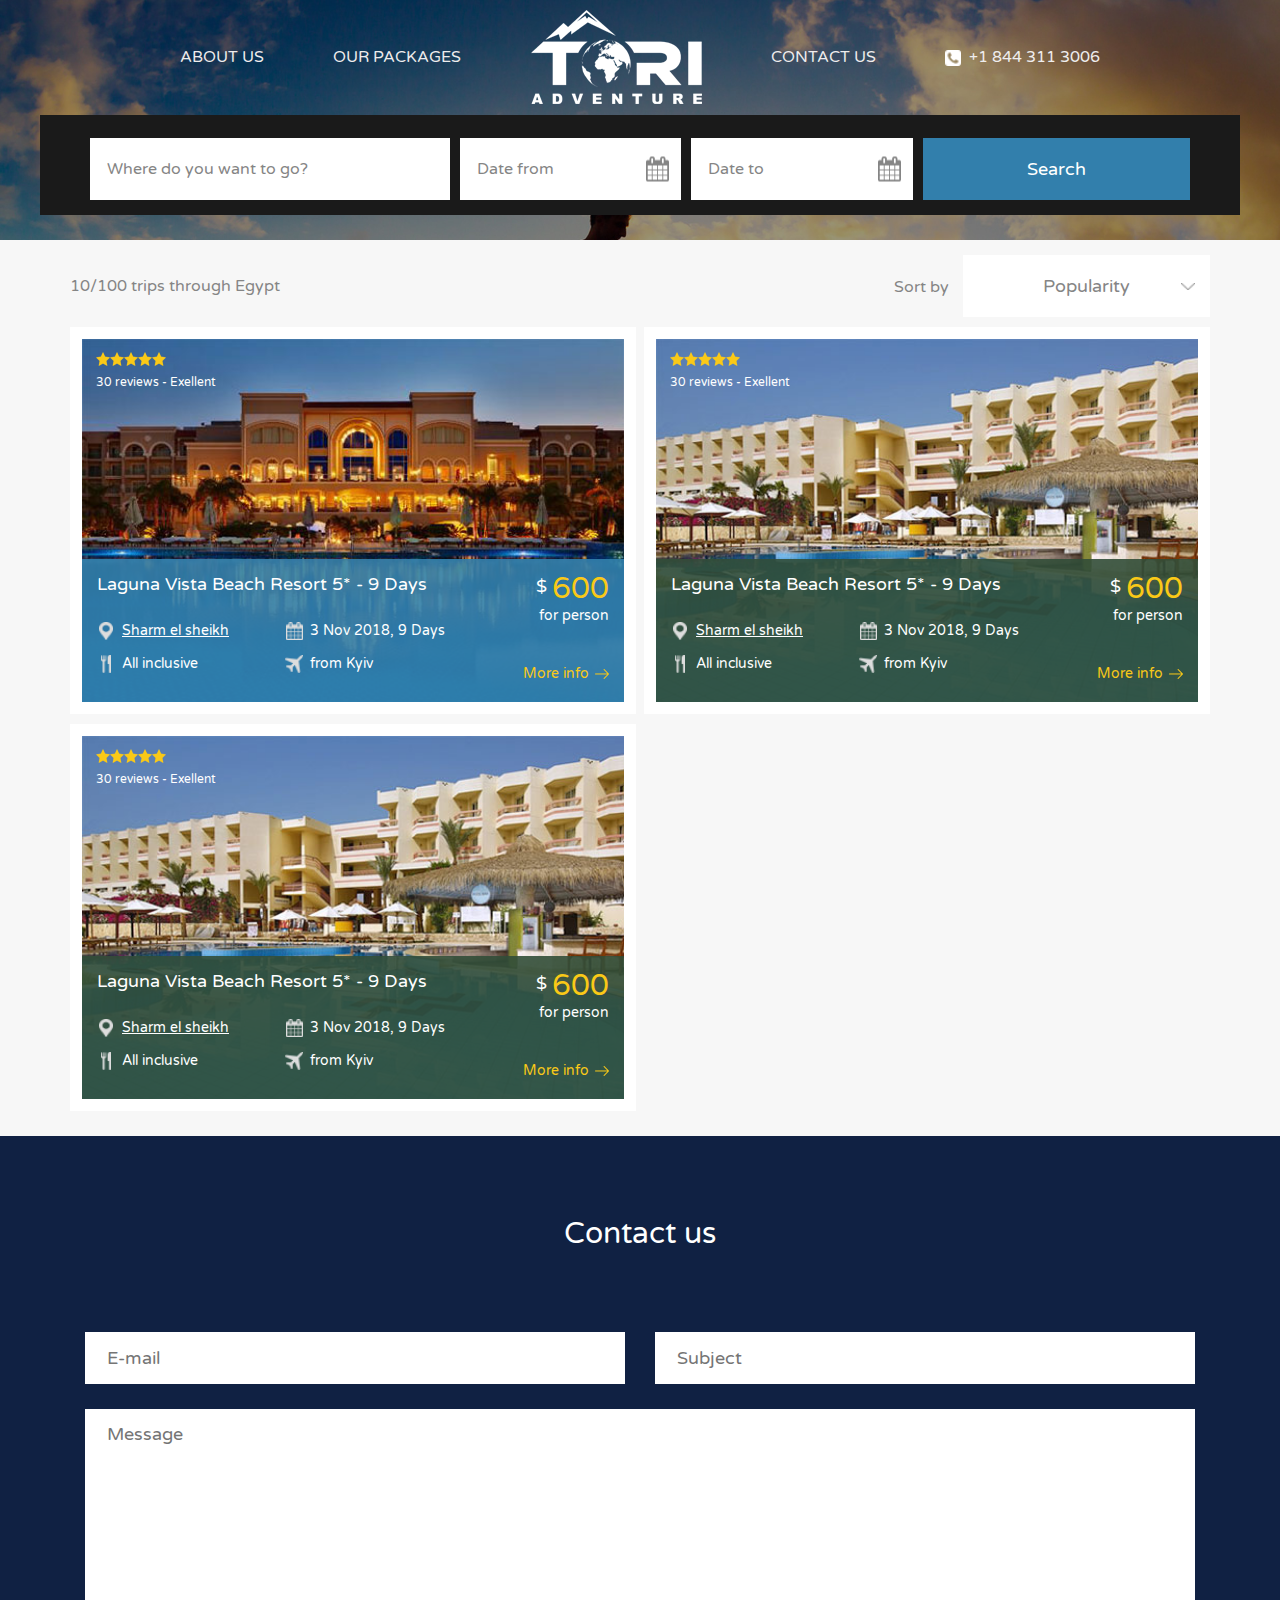
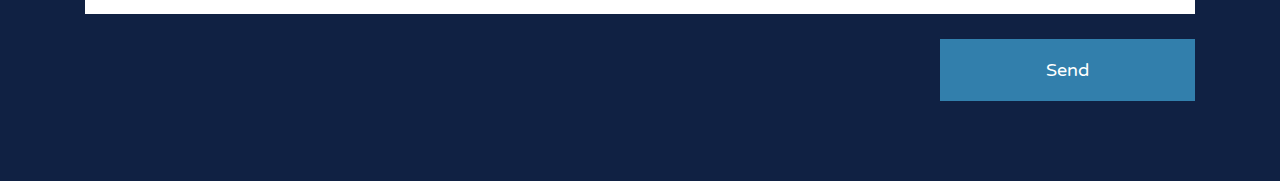
<file: category.html>
<!doctype html>
<html lang="ru">
<head>
    <meta charset="UTF-8">
    <meta name="viewport"
          content="width=device-width, user-scalable=no, initial-scale=1, shrink-to-fit=no">
    <meta http-equiv="X-UA-Compatible" content="ie=edge">
    <meta name="format-detection" content="telephone=no">
    <title>Tori</title>
    <script
            src="https://code.jquery.com/jquery-3.3.1.js"
            integrity="sha256-2Kok7MbOyxpgUVvAk/HJ2jigOSYS2auK4Pfzbm7uH60="
            crossorigin="anonymous"></script>
    <link href="https://fonts.googleapis.com/css?family=Varela+Round" rel="stylesheet">
    <link rel="stylesheet" href="https://maxcdn.bootstrapcdn.com/bootstrap/4.0.0/css/bootstrap.min.css" integrity="sha384-Gn5384xqQ1aoWXA+058RXPxPg6fy4IWvTNh0E263XmFcJlSAwiGgFAW/dAiS6JXm" crossorigin="anonymous">
    <link href="css/style.css" rel="stylesheet">
</head>
<body>
    <header>
        <div class="container-fluid header__bg mod-small">
            <div class="container">
                <div class="row header__nav">
                    <nav class="col-lg-10 col-12 mx-auto">
                        <button class="nav-bar-collapse"><div></div><div></div><div></div></button>
                        <ul>
                            <li>
                                <a href="#">
                                    <span>About Us</span>
                                </a>
                            </li>
                            <li>
                                <a href="#">
                                    <span>Our Packages</span>
                                </a>
                            </li>
                            <li class="logo-tip">
                                <a href="#">
                                    <picture>
                                        <img src="img/logo.png" alt="logo">
                                    </picture>
                                </a>
                            </li>
                            <li>
                                <a href="#">
                                    <span>Contact Us</span>
                                </a>
                            </li>
                            <li>
                                <a href="#">
                                    <span><img src="img/ico_phone.png" alt="phone">+1 844 311 3006</span>
                                </a>
                            </li>
                        </ul>
                    </nav>
                </div>
            </div>
            <div class="header__filter wide-container">
                <div class="container">
                    <div class="row">
                        <div class="col-md-4 col-12 filter-mod-pd">
                            <a href="#" class="header__filter__input">
                                <input type="text" name="location" value="Where do you want to go?" readonly>
                            </a>
                        </div>
                        <div class="col-md-5 col-12 input-wrap">
                            <div class="col-sm-6 col-12 filter-mod-pd">
                                <a href="#" class="header__filter__input input-data">
                                    <input type="text" name="from" value="Date from" readonly>
                                </a>
                            </div>
                            <div class="col-sm-6 col-12 filter-mod-pd">
                                <a href="#" class="header__filter__input input-data">
                                    <input type="text" name="to" value="Date to" readonly>
                                </a>
                            </div>
                        </div>
                        <div class="col-md-3 col-sm-5 col-12 mx-auto mx-md-0 filter-mod-pd">
                            <button class="btn-blue btn-w-100">Search</button>
                        </div>
                    </div>
                </div>
            </div>
        </div>
    </header>
    <main>
       <div class="container-fluid category">
           <div class="container">
               <div class="row">
                   <div class="category__filter">
                       <div class="category__filter__text">
                               <p><span>10</span>/<span>100</span> trips through Egypt</p>
                           </div>
                       <div class="category__filter__drop">
                               <span>Sort by</span>
                               <a href="#">Popularity</a>
                           </div>
                       <div class="category__filter__drop-down">
                               <a href="#">Popularity</a>
                               <a href="#">Rating</a>
                               <a href="#">Recent</a>
                               <a href="#">Date</a>
                           </div>
                   </div>
                   <div class="category__body">
                       <div class="category__body__item">
                           <div class="category__body__item__card">
                               <div class="category__body__item__card__img">
                                   <picture>
                                       <img src="img/img_category_1.jpg" alt="img">
                                   </picture>
                               </div>
                               <div class="category__body__item__card__head">
                                   <div class="category__body__item__card__head__rating">
                                       <label></label><label></label><label></label><label></label><label></label>
                                   </div>
                                   <p>30 reviews - Exellent</p>
                               </div>
                               <div class="category__body__item__card__info card-blue">
                                   <div class="col-lg-9 col-12">
                                       <p class="category__body__item__card__info__title">Laguna Vista Beach Resort 5* - 9 Days</p>
                                       <a href="#" class="category__body__item__card__info__address category__body__item__card__info__point">Sharm el sheikh</a>
                                       <span class="category__body__item__card__info__date category__body__item__card__info__point">3 Nov 2018, 9 Days</span>
                                       <span class="category__body__item__card__info__included category__body__item__card__info__point">All inclusive</span>
                                       <span class="category__body__item__card__info__from category__body__item__card__info__point">from Kyiv</span>
                                   </div>
                                   <div class="col-lg-3 col-12 category__body__item__card__info__wrap">
                                       <div class="category__body__item__card__info__prise">
                                           <span><u>$ </u>600</span>
                                           <p>for person</p>
                                       </div>
                                       <a href="#" class="category__body__item__card__info__link">More info</a>
                                   </div>
                               </div>
                           </div>
                       </div>
                       <div class="category__body__item">
                           <div class="category__body__item__card">
                               <div class="category__body__item__card__img">
                                   <picture>
                                       <img src="img/img_category_2.jpg" alt="img">
                                   </picture>
                               </div>
                               <div class="category__body__item__card__head">
                                   <div class="category__body__item__card__head__rating">
                                       <label></label><label></label><label></label><label></label><label></label>
                                   </div>
                                   <p>30 reviews - Exellent</p>
                               </div>
                               <div class="category__body__item__card__info card-green">
                                   <div class="col-lg-9 col-12">
                                       <p class="category__body__item__card__info__title">Laguna Vista Beach Resort 5* - 9 Days</p>
                                       <a href="#" class="category__body__item__card__info__address category__body__item__card__info__point">Sharm el sheikh</a>
                                       <span class="category__body__item__card__info__date category__body__item__card__info__point">3 Nov 2018, 9 Days</span>
                                       <span class="category__body__item__card__info__included category__body__item__card__info__point">All inclusive</span>
                                       <span class="category__body__item__card__info__from category__body__item__card__info__point">from Kyiv</span>
                                   </div>
                                   <div class="col-lg-3 col-12 category__body__item__card__info__wrap">
                                       <div class="category__body__item__card__info__prise">
                                           <span><u>$ </u>600</span>
                                           <p>for person</p>
                                       </div>
                                       <a href="#" class="category__body__item__card__info__link">More info</a>
                                   </div>
                               </div>
                           </div>
                       </div>
                       <div class="category__body__item">
                           <div class="category__body__item__card">
                               <div class="category__body__item__card__img">
                                   <picture>
                                       <img src="img/img_category_2.jpg" alt="img">
                                   </picture>
                               </div>
                               <div class="category__body__item__card__head">
                                   <div class="category__body__item__card__head__rating">
                                       <label></label><label></label><label></label><label></label><label></label>
                                   </div>
                                   <p>30 reviews - Exellent</p>
                               </div>
                               <div class="category__body__item__card__info card-green">
                                   <div class="col-lg-9 col-12">
                                       <p class="category__body__item__card__info__title">Laguna Vista Beach Resort 5* - 9 Days</p>
                                       <a href="#" class="category__body__item__card__info__address category__body__item__card__info__point">Sharm el sheikh</a>
                                       <span class="category__body__item__card__info__date category__body__item__card__info__point">3 Nov 2018, 9 Days</span>
                                       <span class="category__body__item__card__info__included category__body__item__card__info__point">All inclusive</span>
                                       <span class="category__body__item__card__info__from category__body__item__card__info__point">from Kyiv</span>
                                   </div>
                                   <div class="col-lg-3 col-12 category__body__item__card__info__wrap">
                                       <div class="category__body__item__card__info__prise">
                                           <span><u>$ </u>600</span>
                                           <p>for person</p>
                                       </div>
                                       <a href="#" class="category__body__item__card__info__link">More info</a>
                                   </div>
                               </div>
                           </div>
                       </div>
                   </div>
               </div>
           </div>
       </div>
    </main>
    <footer>
        <div class="container-fluid footer__contact-us">
            <div class="container">
                <div class="row">
                    <div class="col-12">
                        <h2>Contact us</h2>
                    </div>
                </div>
                <form class="row">
                    <div class="col-md-6 col-12">
                        <div class="footer__contact-us__input">
                            <input type="email" name="email" placeholder="E-mail">
                        </div>
                    </div>
                    <div class="col-md-6 col-12">
                        <div class="footer__contact-us__input">
                            <input type="text" name="subject" placeholder="Subject">
                        </div>
                    </div>
                    <div class="col-12">
                        <div class="footer__contact-us__input text-area">
                            <textarea name="message" placeholder="Message"></textarea>
                        </div>
                    </div>
                    <div class="ml-auto col-lg-3 col-md-4 col-sm-5 col-12">
                        <button class="btn-blue btn-w-100">Send</button>
                    </div>
                </form>
            </div>
        </div>
    </footer>
<script src="https://cdnjs.cloudflare.com/ajax/libs/popper.js/1.12.9/umd/popper.min.js" integrity="sha384-ApNbgh9B+Y1QKtv3Rn7W3mgPxhU9K/ScQsAP7hUibX39j7fakFPskvXusvfa0b4Q" crossorigin="anonymous"></script>
<script src="https://maxcdn.bootstrapcdn.com/bootstrap/4.0.0/js/bootstrap.min.js" integrity="sha384-JZR6Spejh4U02d8jOt6vLEHfe/JQGiRRSQQxSfFWpi1MquVdAyjUar5+76PVCmYl" crossorigin="anonymous"></script>
<script src="js/script.js"></script>
</body>
</html>
</file>
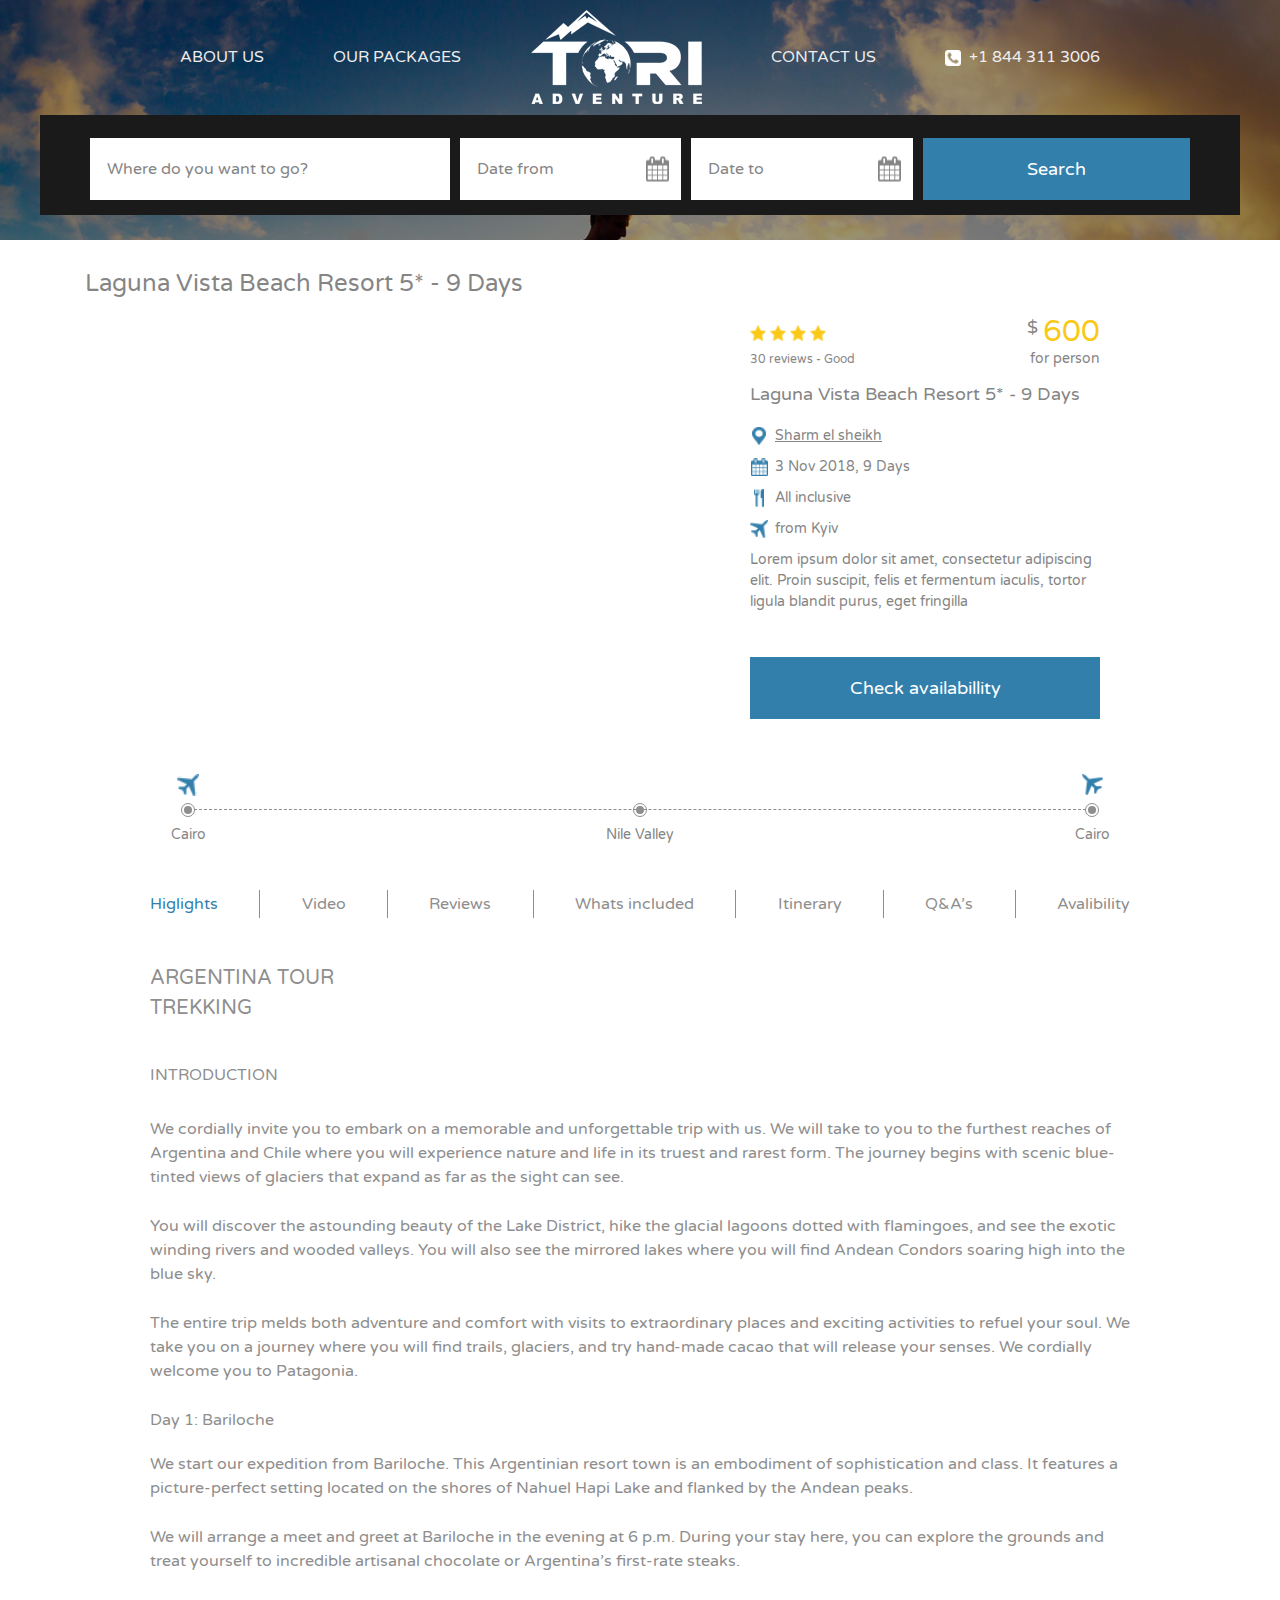
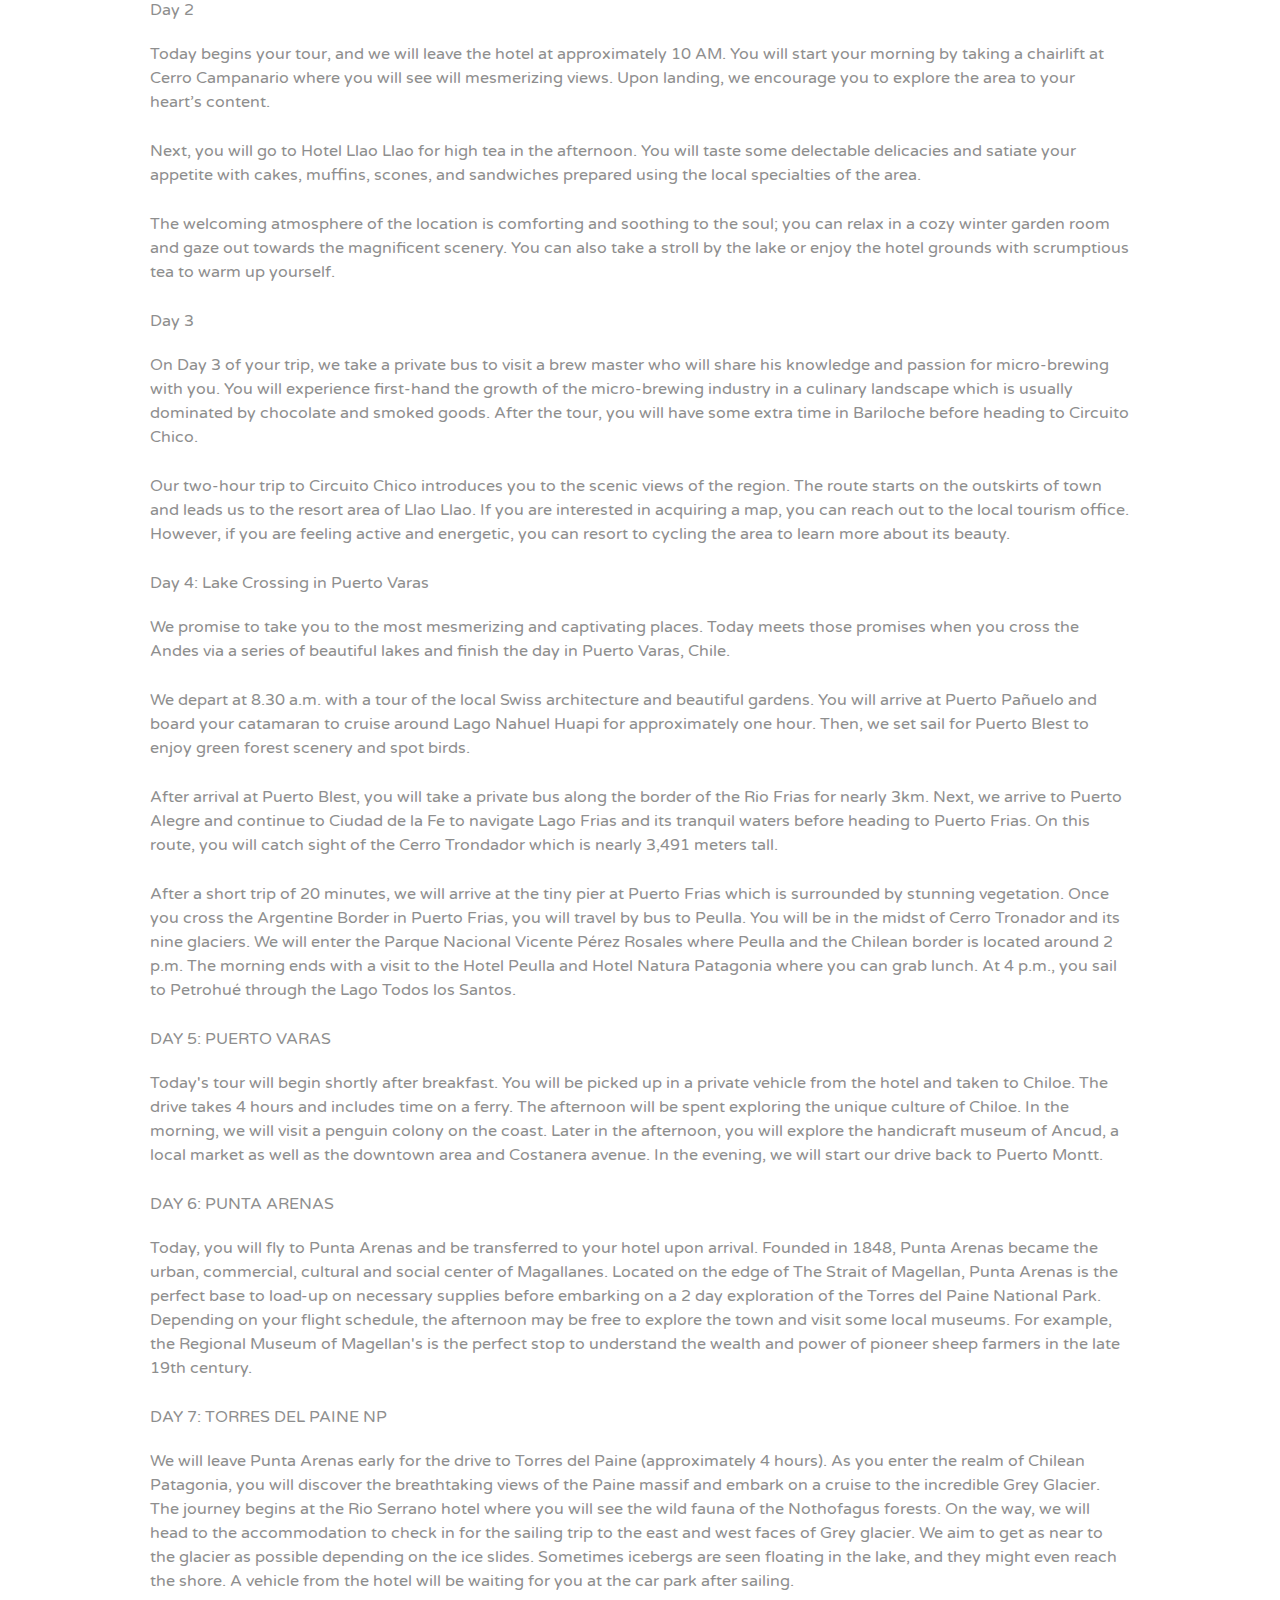
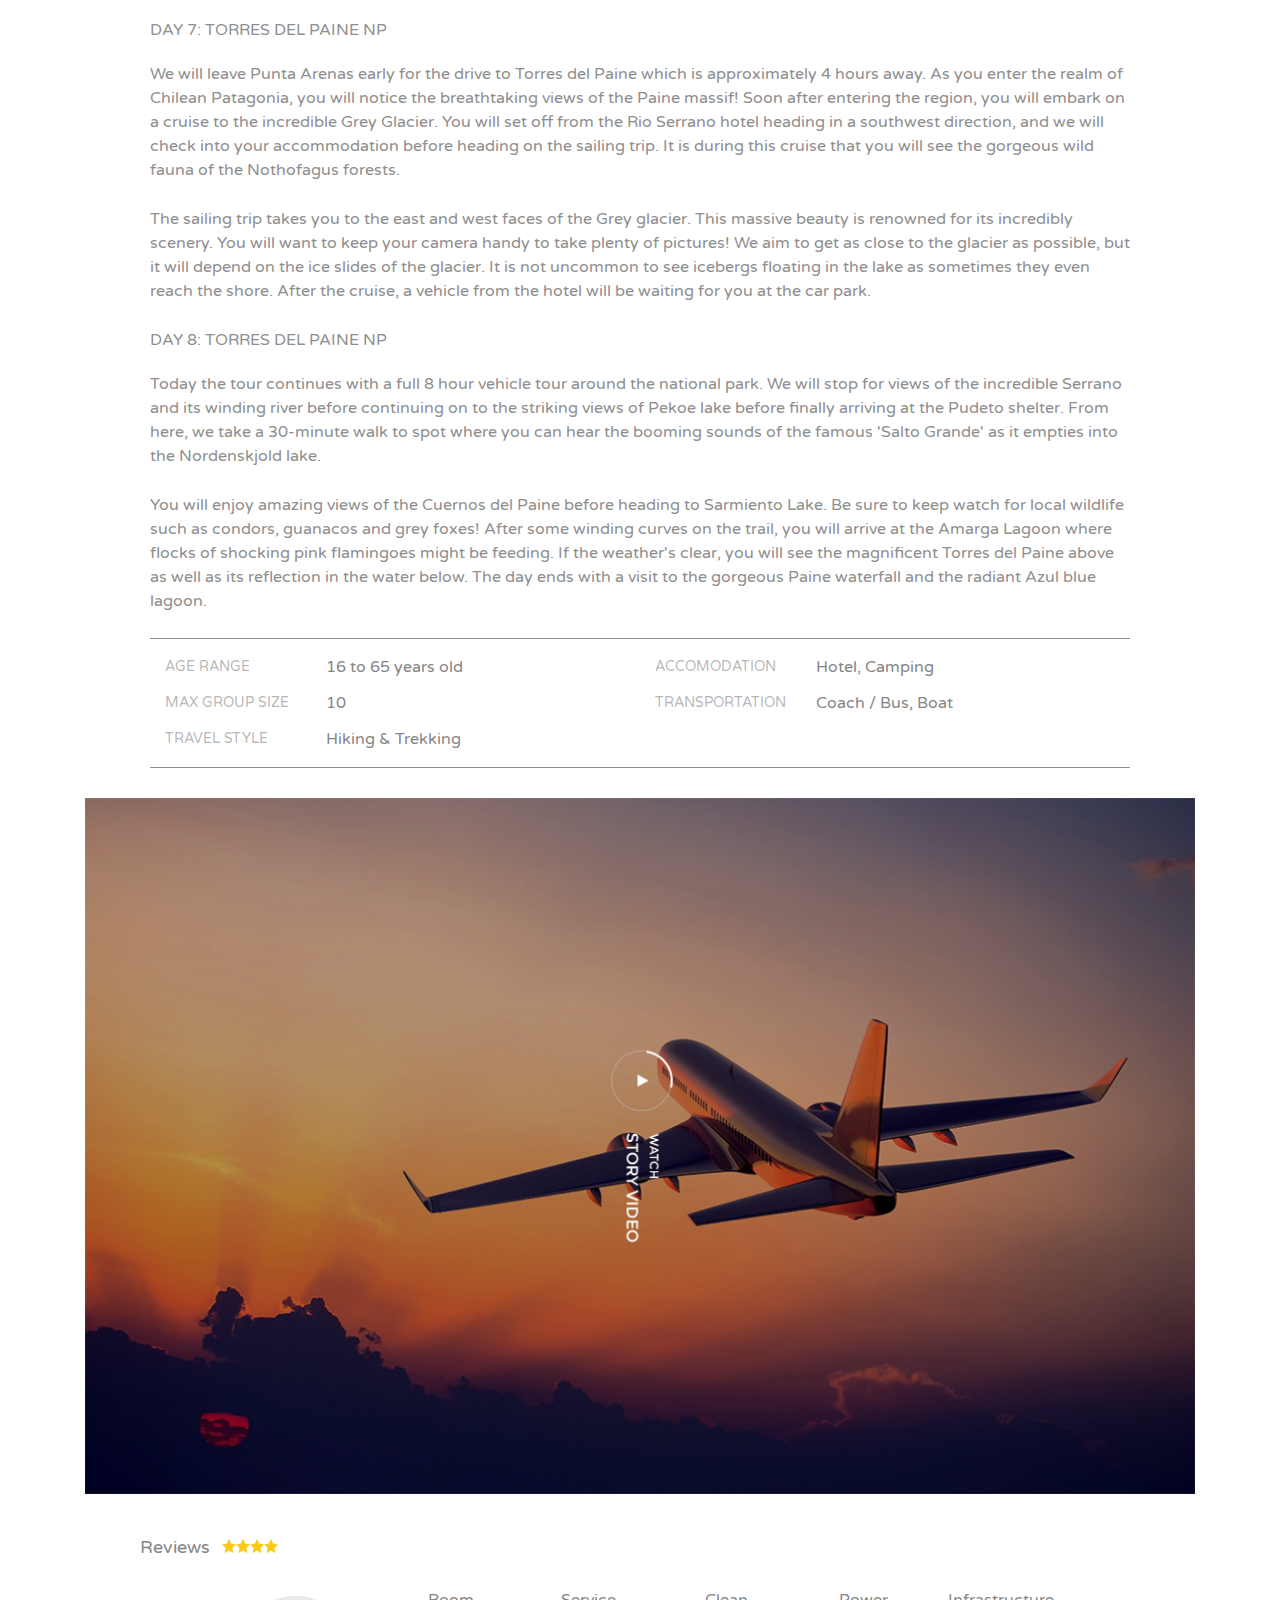
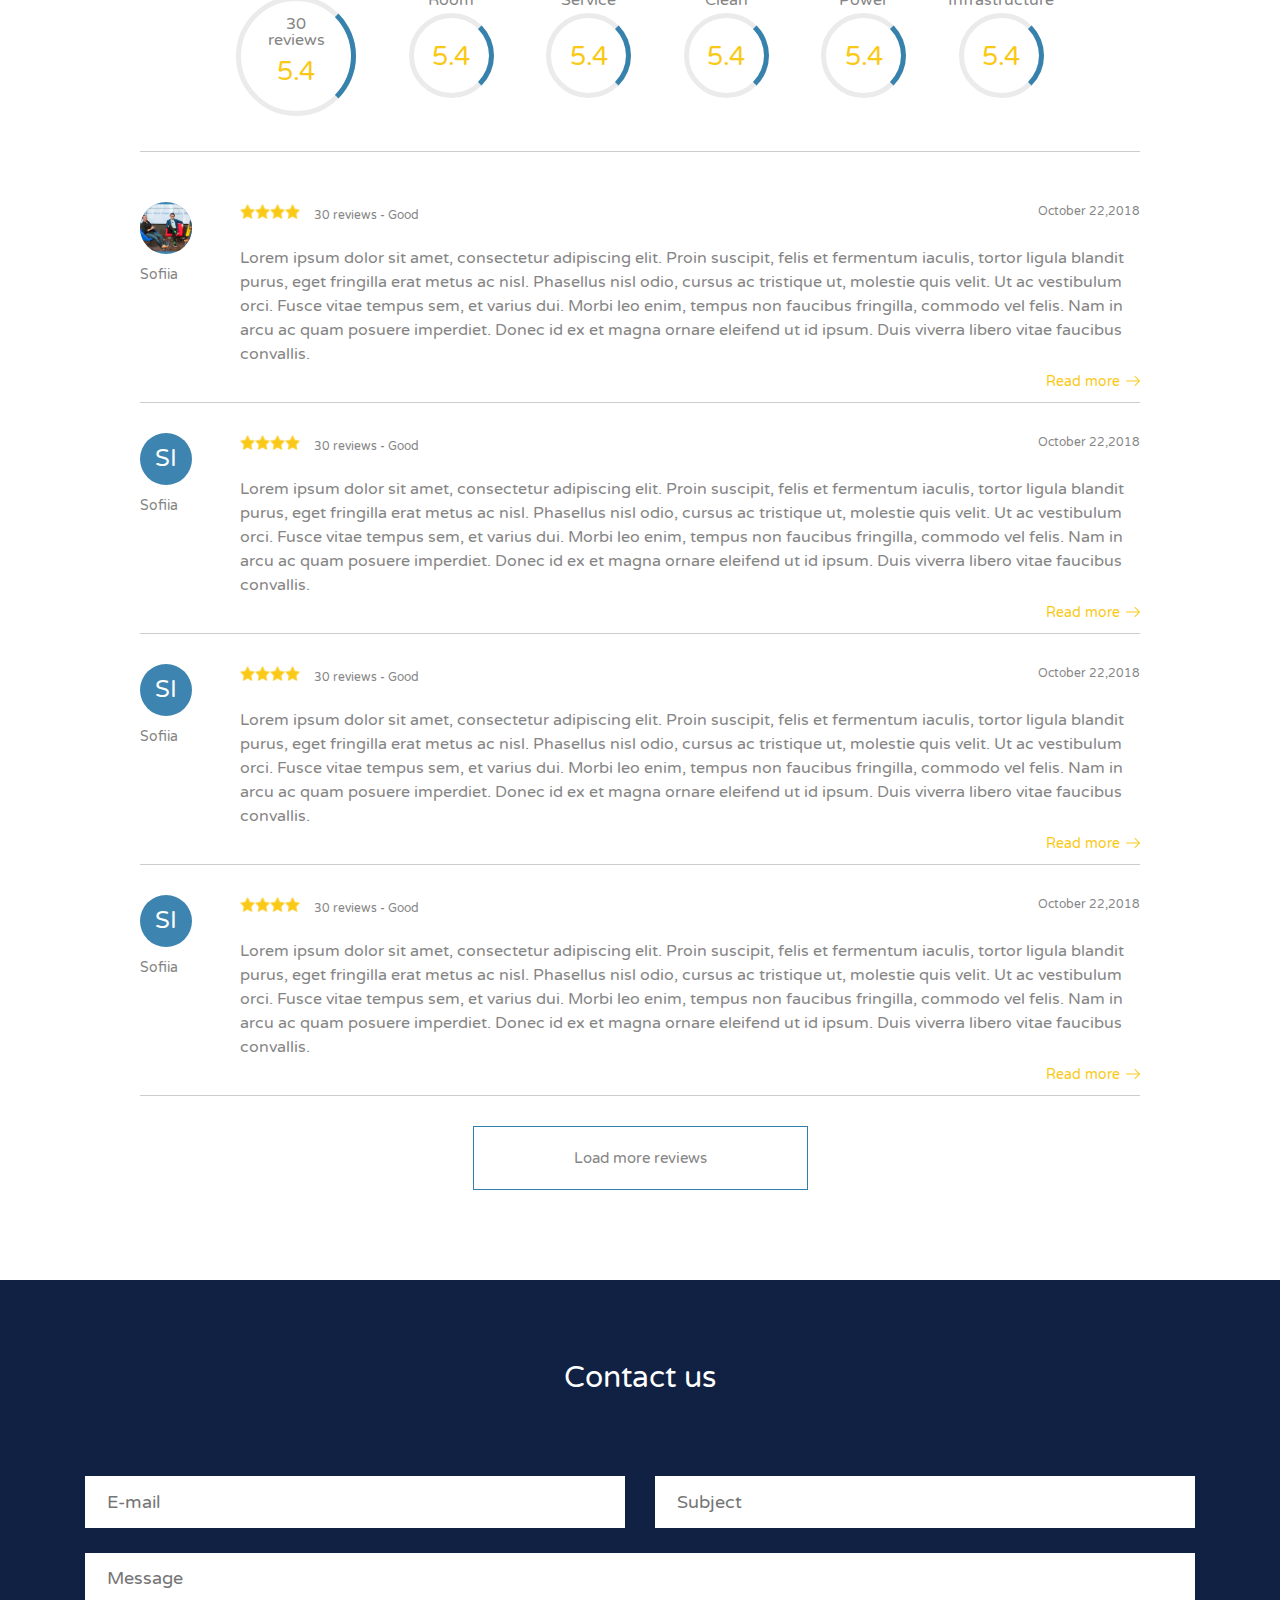
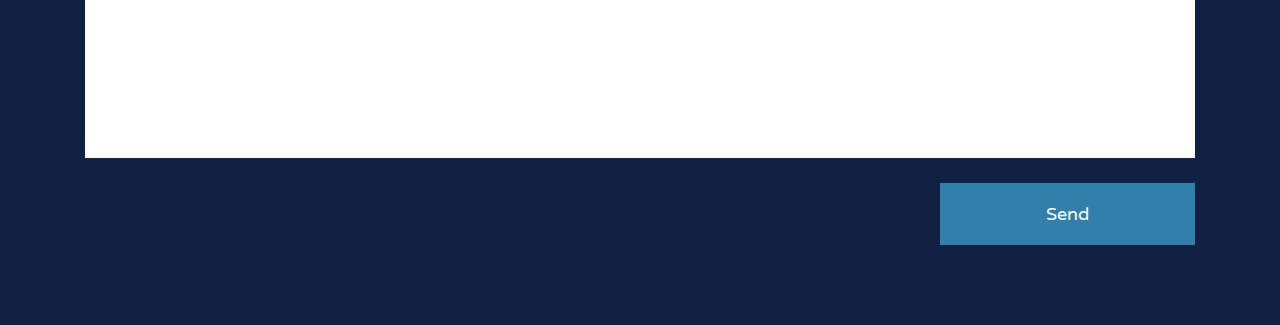
<file: detal.html>
<!doctype html>
<html lang="ru">
<head>
    <meta charset="UTF-8">
    <meta name="viewport"
          content="width=device-width, user-scalable=no, initial-scale=1, shrink-to-fit=no">
    <meta http-equiv="X-UA-Compatible" content="ie=edge">
    <meta name="format-detection" content="telephone=no">
    <title>Tori</title>
    <script
            src="https://code.jquery.com/jquery-3.3.1.js"
            integrity="sha256-2Kok7MbOyxpgUVvAk/HJ2jigOSYS2auK4Pfzbm7uH60="
            crossorigin="anonymous"></script>
    <link href="https://fonts.googleapis.com/css?family=Varela+Round" rel="stylesheet">
    <link rel="stylesheet" href="https://maxcdn.bootstrapcdn.com/bootstrap/4.0.0/css/bootstrap.min.css" integrity="sha384-Gn5384xqQ1aoWXA+058RXPxPg6fy4IWvTNh0E263XmFcJlSAwiGgFAW/dAiS6JXm" crossorigin="anonymous">
    <link href="css/style.css" rel="stylesheet">
    <link rel="stylesheet" href="owlcarousel/dist/assets/owl.carousel.min.css">
    <link rel="stylesheet" href="owlcarousel/dist/assets/owl.theme.default.min.css">
</head>
<body>
    <header>
        <div class="container-fluid header__bg mod-small">
            <div class="container">
                <div class="row header__nav">
                    <nav class="col-lg-10 col-12 mx-auto">
                        <button class="nav-bar-collapse"><div></div><div></div><div></div></button>
                        <ul>
                            <li>
                                <a href="#">
                                    <span>About Us</span>
                                </a>
                            </li>
                            <li>
                                <a href="#">
                                    <span>Our Packages</span>
                                </a>
                            </li>
                            <li class="logo-tip">
                                <a href="#">
                                    <picture>
                                        <img src="img/logo.png" alt="logo">
                                    </picture>
                                </a>
                            </li>
                            <li>
                                <a href="#">
                                    <span>Contact Us</span>
                                </a>
                            </li>
                            <li>
                                <a href="#">
                                    <span><img src="img/ico_phone.png" alt="phone">+1 844 311 3006</span>
                                </a>
                            </li>
                        </ul>
                    </nav>
                </div>
            </div>
            <div class="header__filter wide-container">
                <div class="container">
                    <div class="row">
                        <div class="col-md-4 col-12 filter-mod-pd">
                            <a href="#" class="header__filter__input">
                                <input type="text" name="location" value="Where do you want to go?" readonly>
                            </a>
                        </div>
                        <div class="col-md-5 col-12 input-wrap">
                            <div class="col-sm-6 col-12 filter-mod-pd">
                                <a href="#" class="header__filter__input input-data">
                                    <input type="text" name="from" value="Date from" readonly>
                                </a>
                            </div>
                            <div class="col-sm-6 col-12 filter-mod-pd">
                                <a href="#" class="header__filter__input input-data">
                                    <input type="text" name="to" value="Date to" readonly>
                                </a>
                            </div>
                        </div>
                        <div class="col-md-3 col-sm-5 col-12 mx-auto mx-md-0 filter-mod-pd">
                            <button class="btn-blue btn-w-100">Search</button>
                        </div>
                    </div>
                </div>
            </div>
        </div>
    </header>
    <main>
        <div class="container detail">
            <h2>Laguna Vista Beach Resort 5* - 9 Days</h2>
            <div class="row detail__body">
                <div class="col-md-7 col-12 mb-4 mb-md-0">
                    <div class="owl-carousel">
                        <div>
                            <img src="img/img_category_1.jpg" alt="img">
                        </div>
                        <div>
                            <img src="img/img_category_2.jpg" alt="img">
                        </div>
                        <div>
                            <img src="img/img_slider.jpg" alt="img">
                        </div>
                        <div>
                            <img src="img/img_video.jpg" alt="img">
                        </div>
                    </div>
                </div>
                <div class="col-md-4 col-12">
                    <div class="detail__body__info">
                        <div class="detail__body__info__head">
                            <div class="detail__body__info__head__rating">
                                <div class="detail__body__info__head__rating__star">
                                    <label></label>
                                    <label></label>
                                    <label></label>
                                    <label></label>
                                </div>
                                <p>30 reviews - Good</p>
                            </div>
                            <div class="detail__body__info__head__prise">
                                <span><u>$ </u>600</span>
                                <p>for person</p>
                            </div>
                        </div>
                        <div class="detail__body__info__body">
                            <h3>Laguna Vista Beach Resort 5* - 9 Days</h3>
                            <a href="#" class="detail__body__info__body__address detail__body__info__body__point">Sharm el sheikh</a>
                            <span class="detail__body__info__body__date detail__body__info__body__point">3 Nov 2018, 9 Days</span>
                            <span class="detail__body__info__body__included detail__body__info__body__point">All inclusive</span>
                            <span class="detail__body__info__body__from detail__body__info__body__point">from Kyiv</span>
                            <p class="detail__body__info__body__par detail__body__info__body__point">
                                Lorem ipsum dolor sit amet, consectetur adipiscing elit. Proin suscipit, felis et fermentum iaculis, tortor ligula blandit purus, eget fringilla
                            </p>
                        </div>
                        <div class="detail__body__info__footer">
                            <button class="btn-blue btn-w-100">Check availabillity</button>
                        </div>
                    </div>
                </div>
            </div>
        </div>
        <div class="container">
            <div class="row">
                <div class="air-patch">
                    <div class="air-patch__line">
                        <div class="air-patch__line__point plane-left">
                            <span>Cairo</span>
                        </div>
                        <div class="air-patch__line__point">
                            <span>Nile Valley</span>
                        </div>
                        <div class="air-patch__line__point plane-right">
                            <span>Cairo</span>
                        </div>
                    </div>
                </div>
            </div>
        </div>
        <div class="container">
            <div class="row">
                <div class="about-info col-12">
                    <div class="about-info__head">
                        <a href="#" class="active">Higlights</a>
                        <label></label>
                        <a href="#">Video</a>
                        <label></label>
                        <a href="#">Reviews</a>
                        <label></label>
                        <a href="#">Whats included</a>
                        <label></label>
                        <a href="#">Itinerary</a>
                        <label></label>
                        <a href="#">Q&A’s</a>
                        <label></label>
                        <a href="#">Avalibility</a>
                    </div>
                    <div class="about-info__body">
                        <p class="about-info__body__title">ARGENTINA TOUR<br>TREKKING</p>
                        <p class="about-info__body__sub-title">INTRODUCTION</p>
                        <p class="about-info__body__par">We cordially invite you to embark on a memorable and unforgettable trip with us. We will take to you to the furthest reaches of Argentina and Chile where you will experience nature and life in its truest and rarest form. The journey begins with scenic blue-tinted views of glaciers that expand as far as the sight can see.</p>
                        <p class="about-info__body__par">You will discover the astounding beauty of the Lake District, hike the glacial lagoons dotted with flamingoes, and see the exotic winding rivers and wooded valleys. You will also see the mirrored lakes where you will find Andean Condors soaring high into the blue sky.</p>
                        <p class="about-info__body__par"> The entire trip melds both adventure and comfort with visits to extraordinary places and exciting activities to refuel your soul. We take you on a journey where you will find trails, glaciers, and try hand-made cacao that will release your senses. We cordially welcome you to Patagonia.</p>
                        <p class="about-info__body__day">Day 1: Bariloche</p>
                        <p class="about-info__body__par">We start our expedition from Bariloche. This Argentinian resort town is an embodiment of sophistication and class. It features a picture-perfect setting located on the shores of Nahuel Hapi Lake and flanked by the Andean peaks.</p>
                        <p class="about-info__body__par">We will arrange a meet and greet at Bariloche in the evening at 6 p.m. During your stay here, you can explore the grounds and treat yourself to incredible artisanal chocolate or Argentina’s first-rate steaks.</p>
                        <p class="about-info__body__day">Day 2</p>
                        <p class="about-info__body__par">Today begins your tour, and we will leave the hotel at approximately 10 AM. You will start your morning by taking a chairlift at Cerro Campanario where you will see will mesmerizing views. Upon landing, we encourage you to explore the area to your heart’s content.</p>
                        <p class="about-info__body__par">Next, you will go to Hotel Llao Llao for high tea in the afternoon. You will taste some delectable delicacies and satiate your appetite with cakes, muffins, scones, and sandwiches prepared using the local specialties of the area.</p>
                        <p class="about-info__body__par">The welcoming atmosphere of the location is comforting and soothing to the soul; you can relax in a cozy winter garden room and gaze out towards the magnificent scenery. You can also take a stroll by the lake or enjoy the hotel grounds with scrumptious tea to warm up yourself.</p>
                        <p class="about-info__body__day">Day 3</p>
                        <p class="about-info__body__par">On Day 3 of your trip, we take a private bus to visit a brew master who will share his knowledge and passion for micro-brewing with you. You will experience first-hand the growth of the micro-brewing industry in a culinary landscape which is usually dominated by chocolate and smoked goods. After the tour, you will have some extra time in Bariloche before heading to Circuito Chico.</p>
                        <p class="about-info__body__par">Our two-hour trip to Circuito Chico introduces you to the scenic views of the region. The route starts on the outskirts of town and leads us to the resort area of Llao Llao. If you are interested in acquiring a map, you can reach out to the local tourism office. However, if you are feeling active and energetic, you can resort to cycling the area to learn more about its beauty.</p>
                        <p class="about-info__body__day">Day 4: Lake Crossing in Puerto Varas</p>
                        <p class="about-info__body__par">We promise to take you to the most mesmerizing and captivating places. Today meets those promises when you cross the Andes via a series of beautiful lakes and finish the day in Puerto Varas, Chile.</p>
                        <p class="about-info__body__par">We depart at 8.30 a.m. with a tour of the local Swiss architecture and beautiful gardens. You will arrive at Puerto Pañuelo and board your catamaran to cruise around Lago Nahuel Huapi for approximately one hour. Then, we set sail for Puerto Blest to enjoy green forest scenery and spot birds.</p>
                        <p class="about-info__body__par">After arrival at Puerto Blest, you will take a private bus along the border of the Rio Frias for nearly 3km. Next, we arrive to Puerto Alegre and continue to Ciudad de la Fe to navigate Lago Frias and its tranquil waters before heading to Puerto Frias. On this route, you will catch sight of the Cerro Trondador which is nearly 3,491 meters tall.</p>
                        <p class="about-info__body__par">After a short trip of 20 minutes, we will arrive at the tiny pier at Puerto Frias which is surrounded by stunning vegetation. Once you cross the Argentine Border in Puerto Frias, you will travel by bus to Peulla. You will be in the midst of Cerro Tronador and its nine glaciers. We will enter the Parque Nacional Vicente Pérez Rosales where Peulla and the Chilean border is located around 2 p.m. The morning ends with a visit to the Hotel Peulla and Hotel Natura Patagonia where you can grab lunch. At 4 p.m., you sail to Petrohué through the Lago Todos los Santos.</p>
                        <p class="about-info__body__day">DAY 5: PUERTO VARAS</p>
                        <p class="about-info__body__par">Today's tour will begin shortly after breakfast. You will be picked up in a private vehicle from the hotel and taken to Chiloe. The drive takes 4 hours and includes time on a ferry. The afternoon will be spent exploring the unique culture of Chiloe. In the morning, we will visit a penguin colony on the coast. Later in the afternoon, you will explore the handicraft museum of Ancud, a local market as well as the downtown area and Costanera avenue. In the evening, we will start our drive back to Puerto Montt.</p>
                        <p class="about-info__body__day">DAY 6: PUNTA ARENAS</p>
                        <p class="about-info__body__par">Today, you will fly to Punta Arenas and be transferred to your hotel upon arrival. Founded in 1848, Punta Arenas became the urban, commercial, cultural and social center of Magallanes. Located on the edge of The Strait of Magellan, Punta Arenas is the perfect base to load-up on necessary supplies before embarking on a 2 day exploration of the Torres del Paine National Park. Depending on your flight schedule, the afternoon may be free to explore the town and visit some local museums. For example, the Regional Museum of Magellan's is the perfect stop to understand the wealth and power of pioneer sheep farmers in the late 19th century.</p>
                        <p class="about-info__body__day">DAY 7: TORRES DEL PAINE NP</p>
                        <p class="about-info__body__par">We will leave Punta Arenas early for the drive to Torres del Paine (approximately 4 hours). As you enter the realm of Chilean Patagonia, you will discover the breathtaking views of the Paine massif and embark on a cruise to the incredible Grey Glacier. The journey begins at the Rio Serrano hotel where you will see the wild fauna of the Nothofagus forests. On the way, we will head to the accommodation to check in for the sailing trip to the east and west faces of Grey glacier. We aim to get as near to the glacier as possible depending on the ice slides. Sometimes icebergs are seen floating in the lake, and they might even reach the shore. A vehicle from the hotel will be waiting for you at the car park after sailing.</p>
                        <p class="about-info__body__day">DAY 7: TORRES DEL PAINE NP</p>
                        <p class="about-info__body__par">We will leave Punta Arenas early for the drive to Torres del Paine which is approximately 4 hours away. As you enter the realm of Chilean Patagonia, you will notice the breathtaking views of the Paine massif! Soon after entering the region, you will embark on a cruise to the incredible Grey Glacier. You will set off from the Rio Serrano hotel heading in a southwest direction, and we will check into your accommodation before heading on the sailing trip. It is during this cruise that you will see the gorgeous wild fauna of the Nothofagus forests.</p>
                        <p class="about-info__body__par">The sailing trip takes you to the east and west faces of the Grey glacier. This massive beauty is renowned for its incredibly scenery. You will want to keep your camera handy to take plenty of pictures! We aim to get as close to the glacier as possible, but it will depend on the ice slides of the glacier. It is not uncommon to see icebergs floating in the lake as sometimes they even reach the shore. After the cruise, a vehicle from the hotel will be waiting for you at the car park.</p>
                        <p class="about-info__body__day">DAY 8: TORRES DEL PAINE NP</p>
                        <p class="about-info__body__par">Today the tour continues with a full 8 hour vehicle tour around the national park. We will stop for views of the incredible Serrano and its winding river before continuing on to the striking views of Pekoe lake before finally arriving at the Pudeto shelter. From here, we take a 30-minute walk to spot where you can hear the booming sounds of the famous 'Salto Grande' as it empties into the Nordenskjold lake.</p>
                        <p class="about-info__body__par">You will enjoy amazing views of the Cuernos del Paine before heading to Sarmiento Lake. Be sure to keep watch for local wildlife such as condors, guanacos and grey foxes! After some winding curves on the trail, you will arrive at the Amarga Lagoon where flocks of shocking pink flamingoes might be feeding. If the weather's clear, you will see the magnificent Torres del Paine above as well as its reflection in the water below. The day ends with a visit to the gorgeous Paine waterfall and the radiant Azul blue lagoon.</p>
                    </div>
                    <div class="about-info__footer">
                        <div class="about-info__footer__point col-lg-6 col-12">
                            <p class="about-info__footer__point__name">AGE RANGE</p>
                            <p class="about-info__footer__point__value">16 to 65 years old</p>
                        </div>
                        <div class="about-info__footer__point col-lg-6 col-12">
                            <p class="about-info__footer__point__name">ACCOMODATION</p>
                            <p class="about-info__footer__point__value">Hotel, Camping </p>
                        </div>
                        <div class="about-info__footer__point col-lg-6 col-12">
                            <p class="about-info__footer__point__name">MAX GROUP SIZE</p>
                            <p class="about-info__footer__point__value">10</p>
                        </div>
                        <div class="about-info__footer__point col-lg-6 col-12">
                            <p class="about-info__footer__point__name">TRANSPORTATION</p>
                            <p class="about-info__footer__point__value">Coach / Bus, Boat</p>
                        </div>
                        <div class="about-info__footer__point col-lg-6 col-12">
                            <p class="about-info__footer__point__name">TRAVEL STYLE</p>
                            <p class="about-info__footer__point__value">Hiking & Trekking</p>
                        </div>
                    </div>
                </div>
            </div>
        </div>
        <div class="container">
            <div class="row">
                <div class="reviews col-12">
                    <div class="reviews__video">
                        <img alt="video" src="img/img_video.jpg">
                    </div>
                    <div class="reviews__body">
                        <div class="reviews__body__rating">
                            <div class="reviews__body__rating__head">
                                <p>Reviews</p>
                                <div><label></label><label></label><label></label><label></label></div>
                            </div>
                            <div class="reviews__body__rating__body">
                                <div class="reviews__body__rating__body__point all-reviews">
                                    <p>30 reviews</p>
                                    <span>5.4</span>
                                </div>
                                <div class="reviews__body__rating__body__point">
                                    <p>Room</p>
                                    <span>5.4</span>
                                </div>
                                <div class="reviews__body__rating__body__point">
                                    <p>Service</p>
                                    <span>5.4</span>
                                </div>
                                <div class="reviews__body__rating__body__point">
                                    <p>Clean</p>
                                    <span>5.4</span>
                                </div>
                                <div class="reviews__body__rating__body__point">
                                    <p>Power</p>
                                    <span>5.4</span>
                                </div>
                                <div class="reviews__body__rating__body__point">
                                    <p>Infrastructure</p>
                                    <span>5.4</span>
                                </div>
                            </div>
                        </div>
                        <div class="reviews__body__comments">
                            <div class="reviews__body__comments__avatar">
                                <div class="reviews__body__comments__avatar__img">
                                    <img src="img/about_us_1.jpg" alt="avatar">
                                    <p>SI</p>
                                </div>
                                <p>Sofiia</p>
                            </div>
                            <div class="reviews__body__comments__wrap">
                                <div class="reviews__body__comments__head">
                                    <label></label><label></label><label></label><label></label>
                                    <p>30 reviews - Good</p>
                                    <p class="reviews__body__comments__head__date">October 22,2018</p>
                               </div>
                                <div class="reviews__body__comments__body">
                                   <p>Lorem ipsum dolor sit amet, consectetur adipiscing elit. Proin suscipit, felis et fermentum iaculis, tortor ligula blandit purus, eget fringilla erat metus ac nisl. Phasellus nisl odio, cursus ac tristique ut, molestie quis velit. Ut ac vestibulum orci. Fusce vitae tempus sem, et varius dui. Morbi leo enim, tempus non faucibus fringilla, commodo vel felis. Nam in arcu ac quam posuere imperdiet. Donec id ex et magna ornare eleifend ut id ipsum. Duis viverra libero vitae faucibus convallis.</p>
                               </div>
                                <div class="reviews__body__comments__footer">
                                   <a href="#">Read more</a>
                               </div>
                            </div>
                        </div>
                        <div class="reviews__body__comments">
                            <div class="reviews__body__comments__avatar">
                                <div class="reviews__body__comments__avatar__img">
                                    <p>SI</p>
                                </div>
                                <p>Sofiia</p>
                            </div>
                            <div class="reviews__body__comments__wrap">
                                <div class="reviews__body__comments__head">
                                    <label></label><label></label><label></label><label></label>
                                    <p>30 reviews - Good</p>
                                    <p class="reviews__body__comments__head__date">October 22,2018</p>
                                </div>
                                <div class="reviews__body__comments__body">
                                    <p>Lorem ipsum dolor sit amet, consectetur adipiscing elit. Proin suscipit, felis et fermentum iaculis, tortor ligula blandit purus, eget fringilla erat metus ac nisl. Phasellus nisl odio, cursus ac tristique ut, molestie quis velit. Ut ac vestibulum orci. Fusce vitae tempus sem, et varius dui. Morbi leo enim, tempus non faucibus fringilla, commodo vel felis. Nam in arcu ac quam posuere imperdiet. Donec id ex et magna ornare eleifend ut id ipsum. Duis viverra libero vitae faucibus convallis.</p>
                                </div>
                                <div class="reviews__body__comments__footer">
                                    <a href="#">Read more</a>
                                </div>
                            </div>
                        </div>
                        <div class="reviews__body__comments">
                            <div class="reviews__body__comments__avatar">
                                <div class="reviews__body__comments__avatar__img">
                                    <p>SI</p>
                                </div>
                                <p>Sofiia</p>
                            </div>
                            <div class="reviews__body__comments__wrap">
                                <div class="reviews__body__comments__head">
                                    <label></label><label></label><label></label><label></label>
                                    <p>30 reviews - Good</p>
                                    <p class="reviews__body__comments__head__date">October 22,2018</p>
                                </div>
                                <div class="reviews__body__comments__body">
                                    <p>Lorem ipsum dolor sit amet, consectetur adipiscing elit. Proin suscipit, felis et fermentum iaculis, tortor ligula blandit purus, eget fringilla erat metus ac nisl. Phasellus nisl odio, cursus ac tristique ut, molestie quis velit. Ut ac vestibulum orci. Fusce vitae tempus sem, et varius dui. Morbi leo enim, tempus non faucibus fringilla, commodo vel felis. Nam in arcu ac quam posuere imperdiet. Donec id ex et magna ornare eleifend ut id ipsum. Duis viverra libero vitae faucibus convallis.</p>
                                </div>
                                <div class="reviews__body__comments__footer">
                                    <a href="#">Read more</a>
                                </div>
                            </div>
                        </div>
                        <div class="reviews__body__comments">
                            <div class="reviews__body__comments__avatar">
                                <div class="reviews__body__comments__avatar__img">
                                    <p>SI</p>
                                </div>
                                <p>Sofiia</p>
                            </div>
                            <div class="reviews__body__comments__wrap">
                                <div class="reviews__body__comments__head">
                                    <label></label><label></label><label></label><label></label>
                                    <p>30 reviews - Good</p>
                                    <p class="reviews__body__comments__head__date">October 22,2018</p>
                                </div>
                                <div class="reviews__body__comments__body">
                                    <p>Lorem ipsum dolor sit amet, consectetur adipiscing elit. Proin suscipit, felis et fermentum iaculis, tortor ligula blandit purus, eget fringilla erat metus ac nisl. Phasellus nisl odio, cursus ac tristique ut, molestie quis velit. Ut ac vestibulum orci. Fusce vitae tempus sem, et varius dui. Morbi leo enim, tempus non faucibus fringilla, commodo vel felis. Nam in arcu ac quam posuere imperdiet. Donec id ex et magna ornare eleifend ut id ipsum. Duis viverra libero vitae faucibus convallis.</p>
                                </div>
                                <div class="reviews__body__comments__footer">
                                    <a href="#">Read more</a>
                                </div>
                            </div>
                        </div>
                        <div class="reviews__body__more">
                            <button class="btn-ghost mx-auto">Load more reviews</button>
                        </div>
                    </div>
                </div>
            </div>
        </div>
    </main>
    <footer>
        <div class="container-fluid footer__contact-us">
            <div class="container">
                <div class="row">
                    <div class="col-12">
                        <h2>Contact us</h2>
                    </div>
                </div>
                <form class="row">
                    <div class="col-md-6 col-12">
                        <div class="footer__contact-us__input">
                            <input type="email" name="email" placeholder="E-mail">
                        </div>
                    </div>
                    <div class="col-md-6 col-12">
                        <div class="footer__contact-us__input">
                            <input type="text" name="subject" placeholder="Subject">
                        </div>
                    </div>
                    <div class="col-12">
                        <div class="footer__contact-us__input text-area">
                            <textarea name="message" placeholder="Message"></textarea>
                        </div>
                    </div>
                    <div class="ml-auto col-lg-3 col-md-4 col-sm-5 col-12">
                        <button class="btn-blue btn-w-100">Send</button>
                    </div>
                </form>
            </div>
        </div>
    </footer>
<script src="https://cdnjs.cloudflare.com/ajax/libs/popper.js/1.12.9/umd/popper.min.js" integrity="sha384-ApNbgh9B+Y1QKtv3Rn7W3mgPxhU9K/ScQsAP7hUibX39j7fakFPskvXusvfa0b4Q" crossorigin="anonymous"></script>
<script src="https://maxcdn.bootstrapcdn.com/bootstrap/4.0.0/js/bootstrap.min.js" integrity="sha384-JZR6Spejh4U02d8jOt6vLEHfe/JQGiRRSQQxSfFWpi1MquVdAyjUar5+76PVCmYl" crossorigin="anonymous"></script>
    <script src="owlcarousel/dist/owl.carousel.min.js"></script>
<script src="js/script.js"></script>
</body>
</html>
</file>
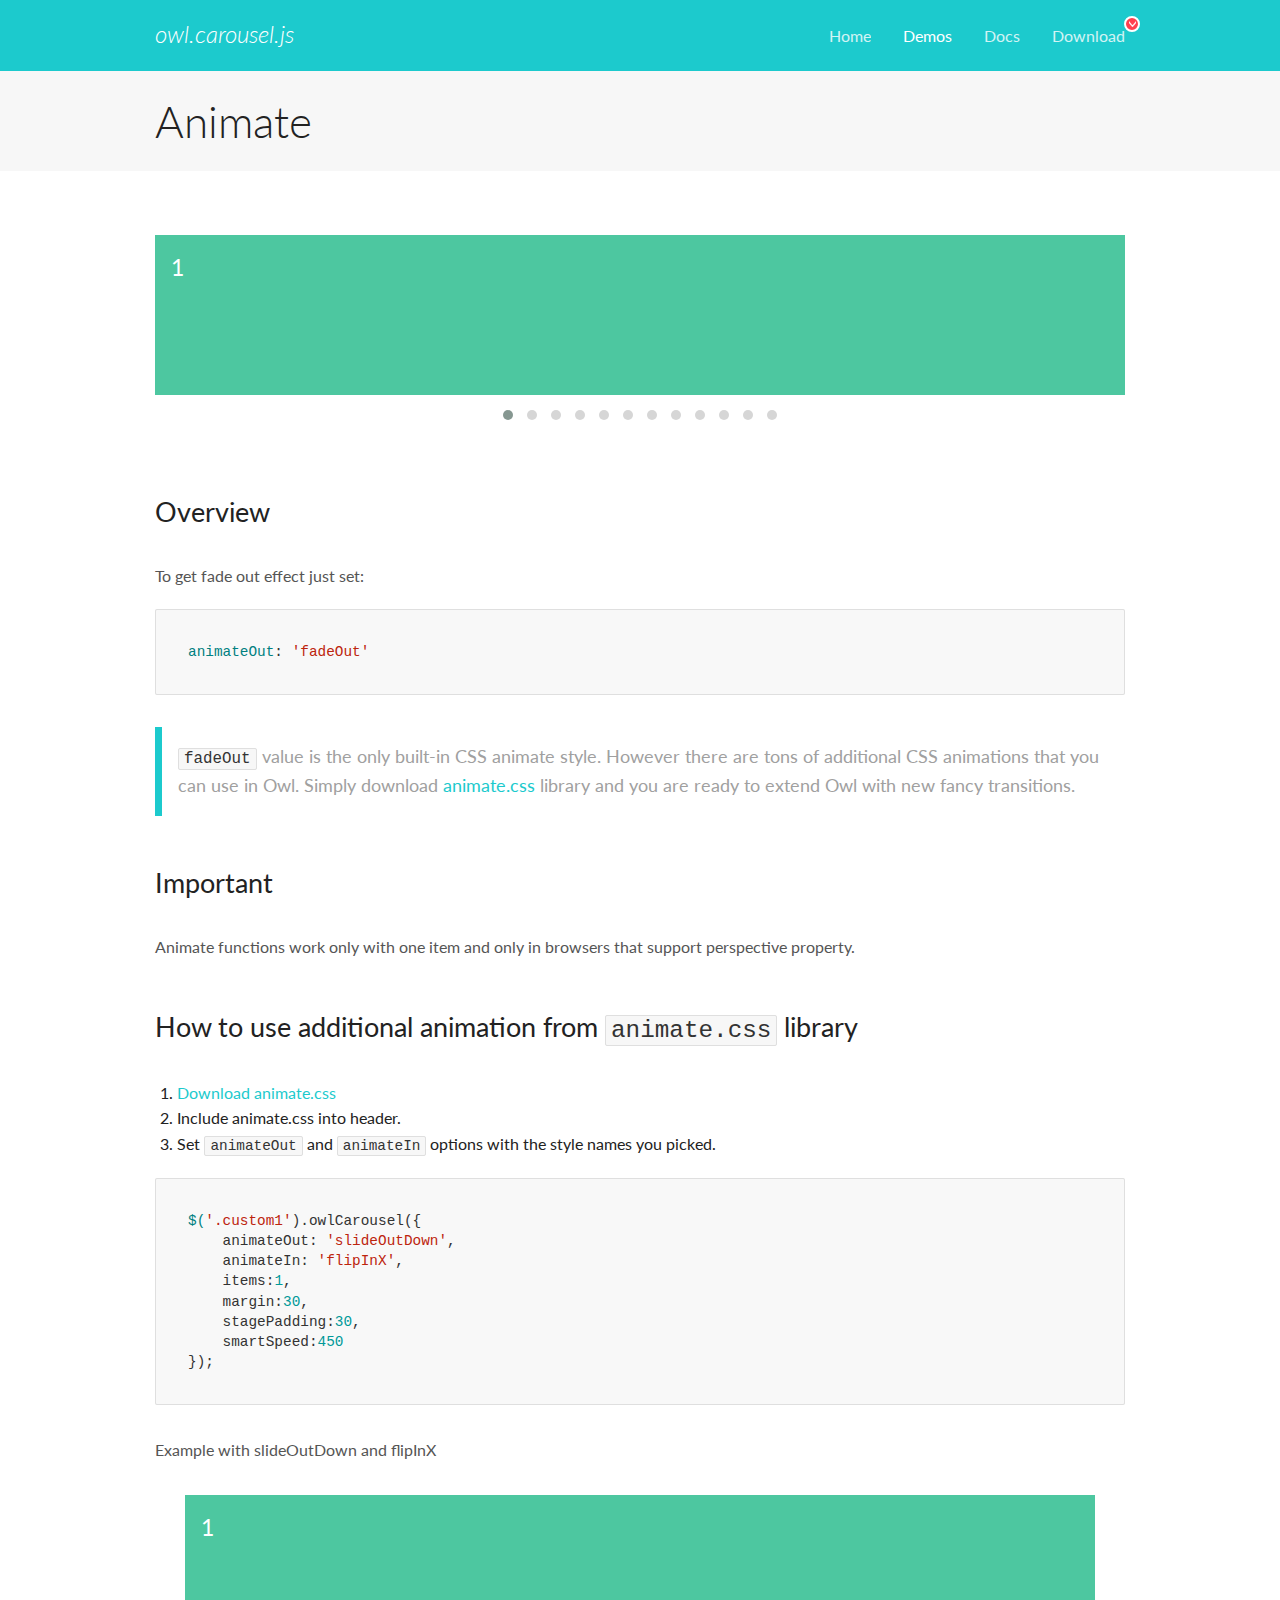
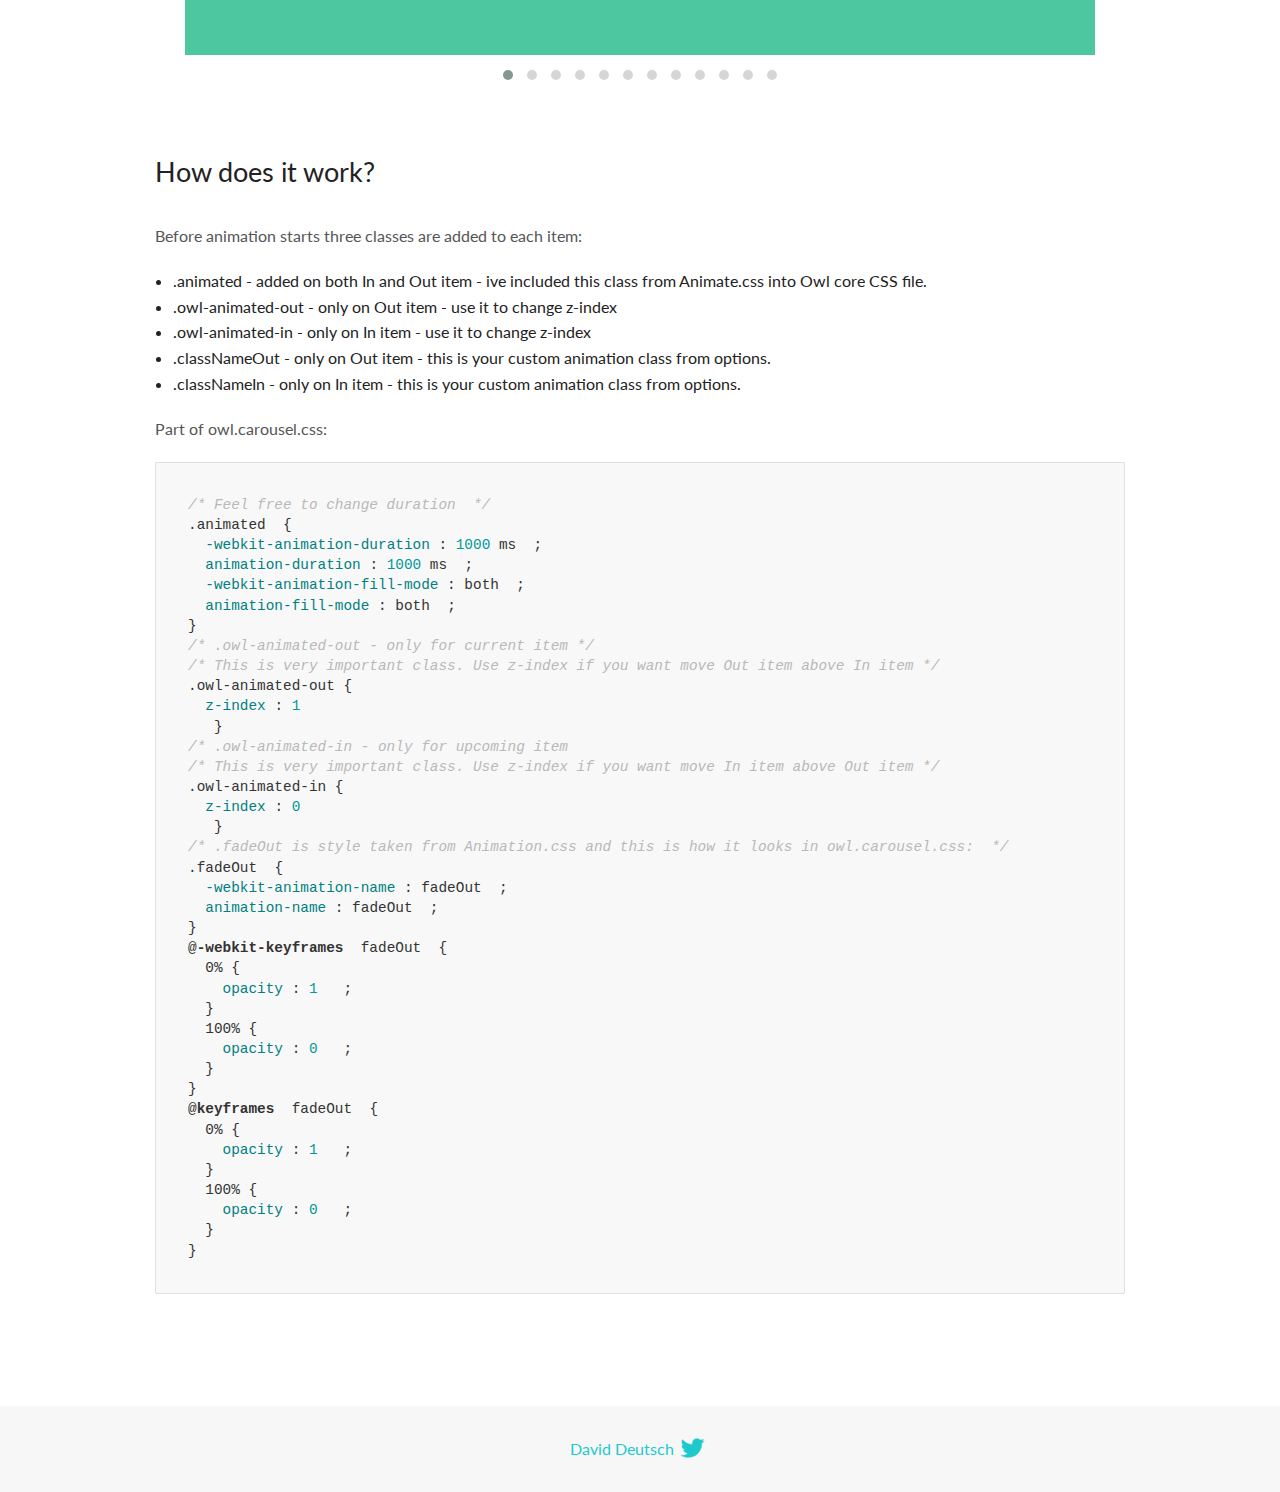
<file: owlcarousel/docs/demos/animate.html>
<!DOCTYPE html>
<html lang="en">
  <head>

    <!-- head -->
    <meta charset="utf-8">
    <meta name="msapplication-tap-highlight" content="no" />
    <meta name="viewport" content="width=device-width, initial-scale=1.0" />
    <meta name="description" content="Animate carousel">
    <meta name="author" content="David Deutsch">
    <title>
      Animate Demo | Owl Carousel | 2.3.4
    </title>

    <!-- Stylesheets -->
    <link href='https://fonts.googleapis.com/css?family=Lato:300,400,700,400italic,300italic' rel='stylesheet' type='text/css'>
    <link rel="stylesheet" href="../assets/css/docs.theme.min.css">

    <!-- Owl Stylesheets -->
    <link rel="stylesheet" href="../assets/owlcarousel/assets/owl.carousel.min.css">
    <link rel="stylesheet" href="../assets/owlcarousel/assets/owl.theme.default.min.css">

    <!-- HTML5 shim and Respond.js IE8 support of HTML5 elements and media queries -->

    <!--[if lt IE 9]>
      <script src="https://oss.maxcdn.com/libs/html5shiv/3.7.0/html5shiv.js"></script>
      <script src="https://oss.maxcdn.com/libs/respond.js/1.3.0/respond.min.js"></script>
    <![endif]-->

    <!-- Favicons -->
    <link rel="apple-touch-icon-precomposed" sizes="144x144" href="../assets/ico/apple-touch-icon-144-precomposed.png">
    <link rel="shortcut icon" href="../assets/ico/favicon.png">
    <link rel="shortcut icon" href="favicon.ico">

    <!-- Yeah i know js should not be in header. Its required for demos.-->

    <!-- javascript -->
    <script src="../assets/vendors/jquery.min.js"></script>
    <script src="../assets/owlcarousel/owl.carousel.js"></script>
  </head>
  <body>

    <!-- header -->
    <header class="header">
      <div class="row">
        <div class="large-12 columns">
          <div class="brand left">
            <h3>
              <a href="/OwlCarousel2/">owl.carousel.js</a> 
            </h3>
          </div>
          <a id="toggle-nav" class="right">
            <span></span> <span></span> <span></span> 
          </a> 
          <div class="nav-bar">
            <ul class="clearfix">
              <li> <a href="/OwlCarousel2/index.html">Home</a>  </li>
              <li class="active">
                <a href="/OwlCarousel2/demos/demos.html">Demos</a> 
              </li>
              <li> <a href="/OwlCarousel2/docs/started-welcome.html">Docs</a>  </li>
              <li>
                <a href="https://github.com/OwlCarousel2/OwlCarousel2/archive/2.3.4.zip">Download</a> 
                <span class="download"></span> 
              </li>
            </ul>
          </div>
        </div>
      </div>
    </header>

    <!-- title -->
    <section class="title">
      <div class="row">
        <div class="large-12 columns">
          <h1>Animate</h1>
        </div>
      </div>
    </section>

    <!--  Demos -->
    <section id="demos">
      <div class="row">
        <div class="large-12 columns">
          <div class="fadeOut owl-carousel owl-theme">
            <div class="item">
              <h4>1</h4>
            </div>
            <div class="item">
              <h4>2</h4>
            </div>
            <div class="item">
              <h4>3</h4>
            </div>
            <div class="item">
              <h4>4</h4>
            </div>
            <div class="item">
              <h4>5</h4>
            </div>
            <div class="item">
              <h4>6</h4>
            </div>
            <div class="item">
              <h4>7</h4>
            </div>
            <div class="item">
              <h4>8</h4>
            </div>
            <div class="item">
              <h4>9</h4>
            </div>
            <div class="item">
              <h4>10</h4>
            </div>
            <div class="item">
              <h4>11</h4>
            </div>
            <div class="item">
              <h4>12</h4>
            </div>
          </div>
          <h3 id="overview">Overview</h3>
          <p>To get fade out effect just set:</p>
          <pre><code>animateOut: &#39;fadeOut&#39;</code></pre>
          <blockquote>
            <p><code>fadeOut</code> value is the only built-in CSS animate style. However there are tons of additional CSS animations that you can use in Owl. Simply download
              <a href="https://daneden.github.io/animate.css/">animate.css</a>  library and you are ready to extend Owl with new fancy transitions.</p>
          </blockquote>
          <h3 id="important">Important</h3>
          <p>Animate functions work only with one item and only in browsers that support perspective property.</p>
          <h3 id="how-to-use-additional-animation-from-animate-css-library">How to use additional animation from <code>animate.css</code> library</h3>
          <ol>
            <li> <a href="https://daneden.github.io/animate.css/">Download animate.css</a>  </li>
            <li>Include animate.css into header.</li>
            <li>Set <code>animateOut</code> and <code>animateIn</code> options with the style names you picked.</li>
          </ol>
          <pre><code>$(&#39;.custom1&#39;).owlCarousel({
    animateOut: &#39;slideOutDown&#39;,
    animateIn: &#39;flipInX&#39;,
    items:1,
    margin:30,
    stagePadding:30,
    smartSpeed:450
});</code></pre>
          <p>Example with slideOutDown and flipInX</p>
          <div class="custom1 owl-carousel owl-theme">
            <div class="item">
              <h4>1</h4>
            </div>
            <div class="item">
              <h4>2</h4>
            </div>
            <div class="item">
              <h4>3</h4>
            </div>
            <div class="item">
              <h4>4</h4>
            </div>
            <div class="item">
              <h4>5</h4>
            </div>
            <div class="item">
              <h4>6</h4>
            </div>
            <div class="item">
              <h4>7</h4>
            </div>
            <div class="item">
              <h4>8</h4>
            </div>
            <div class="item">
              <h4>9</h4>
            </div>
            <div class="item">
              <h4>10</h4>
            </div>
            <div class="item">
              <h4>11</h4>
            </div>
            <div class="item">
              <h4>12</h4>
            </div>
          </div>
          <h3 id="how-does-it-work-">How does it work?</h3>
          <p>Before animation starts three classes are added to each item:</p>
          <ul>
            <li>.animated - added on both In and Out item - ive included this class from Animate.css into Owl core CSS file.</li>
            <li>.owl-animated-out - only on Out item - use it to change z-index</li>
            <li>.owl-animated-in - only on In item - use it to change z-index</li>
            <li>.classNameOut - only on Out item - this is your custom animation class from options.</li>
            <li>.classNameIn - only on In item - this is your custom animation class from options.</li>
          </ul>
          <p>Part of owl.carousel.css:</p>
          <pre><code class="language-css"><span class="comment">/* Feel free to change duration  */</span> 
<span class="class">.animated</span>  <span class="rules">{
  <span class="rule"><span class="attribute">-webkit-animation-duration</span> :<span class="value"> <span class="number">1000</span> ms</span> </span> ;
  <span class="rule"><span class="attribute">animation-duration</span> :<span class="value"> <span class="number">1000</span> ms</span> </span> ;
  <span class="rule"><span class="attribute">-webkit-animation-fill-mode</span> :<span class="value"> both</span> </span> ;
  <span class="rule"><span class="attribute">animation-fill-mode</span> :<span class="value"> both</span> </span> ;
<span class="rule">}</span> </span> 
<span class="comment">/* .owl-animated-out - only for current item */</span> 
<span class="comment">/* This is very important class. Use z-index if you want move Out item above In item */</span> 
<span class="class">.owl-animated-out</span> <span class="rules">{
  <span class="rule"><span class="attribute">z-index</span> :<span class="value"> <span class="number">1</span> 
</span> </span> </span> }
<span class="comment">/* .owl-animated-in - only for upcoming item
/* This is very important class. Use z-index if you want move In item above Out item */</span> 
<span class="class">.owl-animated-in</span> <span class="rules">{
  <span class="rule"><span class="attribute">z-index</span> :<span class="value"> <span class="number">0</span> 
</span> </span> </span> }
<span class="comment">/* .fadeOut is style taken from Animation.css and this is how it looks in owl.carousel.css:  */</span> 
<span class="class">.fadeOut</span>  <span class="rules">{
  <span class="rule"><span class="attribute">-webkit-animation-name</span> :<span class="value"> fadeOut</span> </span> ;
  <span class="rule"><span class="attribute">animation-name</span> :<span class="value"> fadeOut</span> </span> ;
<span class="rule">}</span> </span> 
<span class="at_rule">@<span class="keyword">-webkit-keyframes</span>  fadeOut </span> {
  0% <span class="rules">{
    <span class="rule"><span class="attribute">opacity</span> :<span class="value"> <span class="number">1</span> </span> </span> ;
  <span class="rule">}</span> </span> 
  100% <span class="rules">{
    <span class="rule"><span class="attribute">opacity</span> :<span class="value"> <span class="number">0</span> </span> </span> ;
  <span class="rule">}</span> </span> 
}
<span class="at_rule">@<span class="keyword">keyframes</span>  fadeOut </span> {
  0% <span class="rules">{
    <span class="rule"><span class="attribute">opacity</span> :<span class="value"> <span class="number">1</span> </span> </span> ;
  <span class="rule">}</span> </span> 
  100% <span class="rules">{
    <span class="rule"><span class="attribute">opacity</span> :<span class="value"> <span class="number">0</span> </span> </span> ;
  <span class="rule">}</span> </span> 
}</code></pre>
          <link rel="stylesheet" href="../assets/css/animate.css">
          <script>
            jQuery(document).ready(function($) {
              $('.fadeOut').owlCarousel({
                items: 1,
                animateOut: 'fadeOut',
                loop: true,
                margin: 10,
              });
              $('.custom1').owlCarousel({
                animateOut: 'slideOutDown',
                animateIn: 'flipInX',
                items: 1,
                margin: 30,
                stagePadding: 30,
                smartSpeed: 450
              });
            });
          </script>
        </div>
      </div>
    </section>

    <!-- footer -->
    <footer class="footer">
      <div class="row">
        <div class="large-12 columns">
          <h5>
            <a href="/OwlCarousel2/docs/support-contact.html">David Deutsch</a> 
            <a id="custom-tweet-button" href="https://twitter.com/share?url=https://github.com/OwlCarousel2/OwlCarousel2&text=Owl Carousel - This is so awesome! " target="_blank"></a> 
          </h5>
        </div>
      </div>
    </footer>

    <!-- vendors -->
    <script src="../assets/vendors/highlight.js"></script>
    <script src="../assets/js/app.js"></script>
  </body>
</html>
</file>
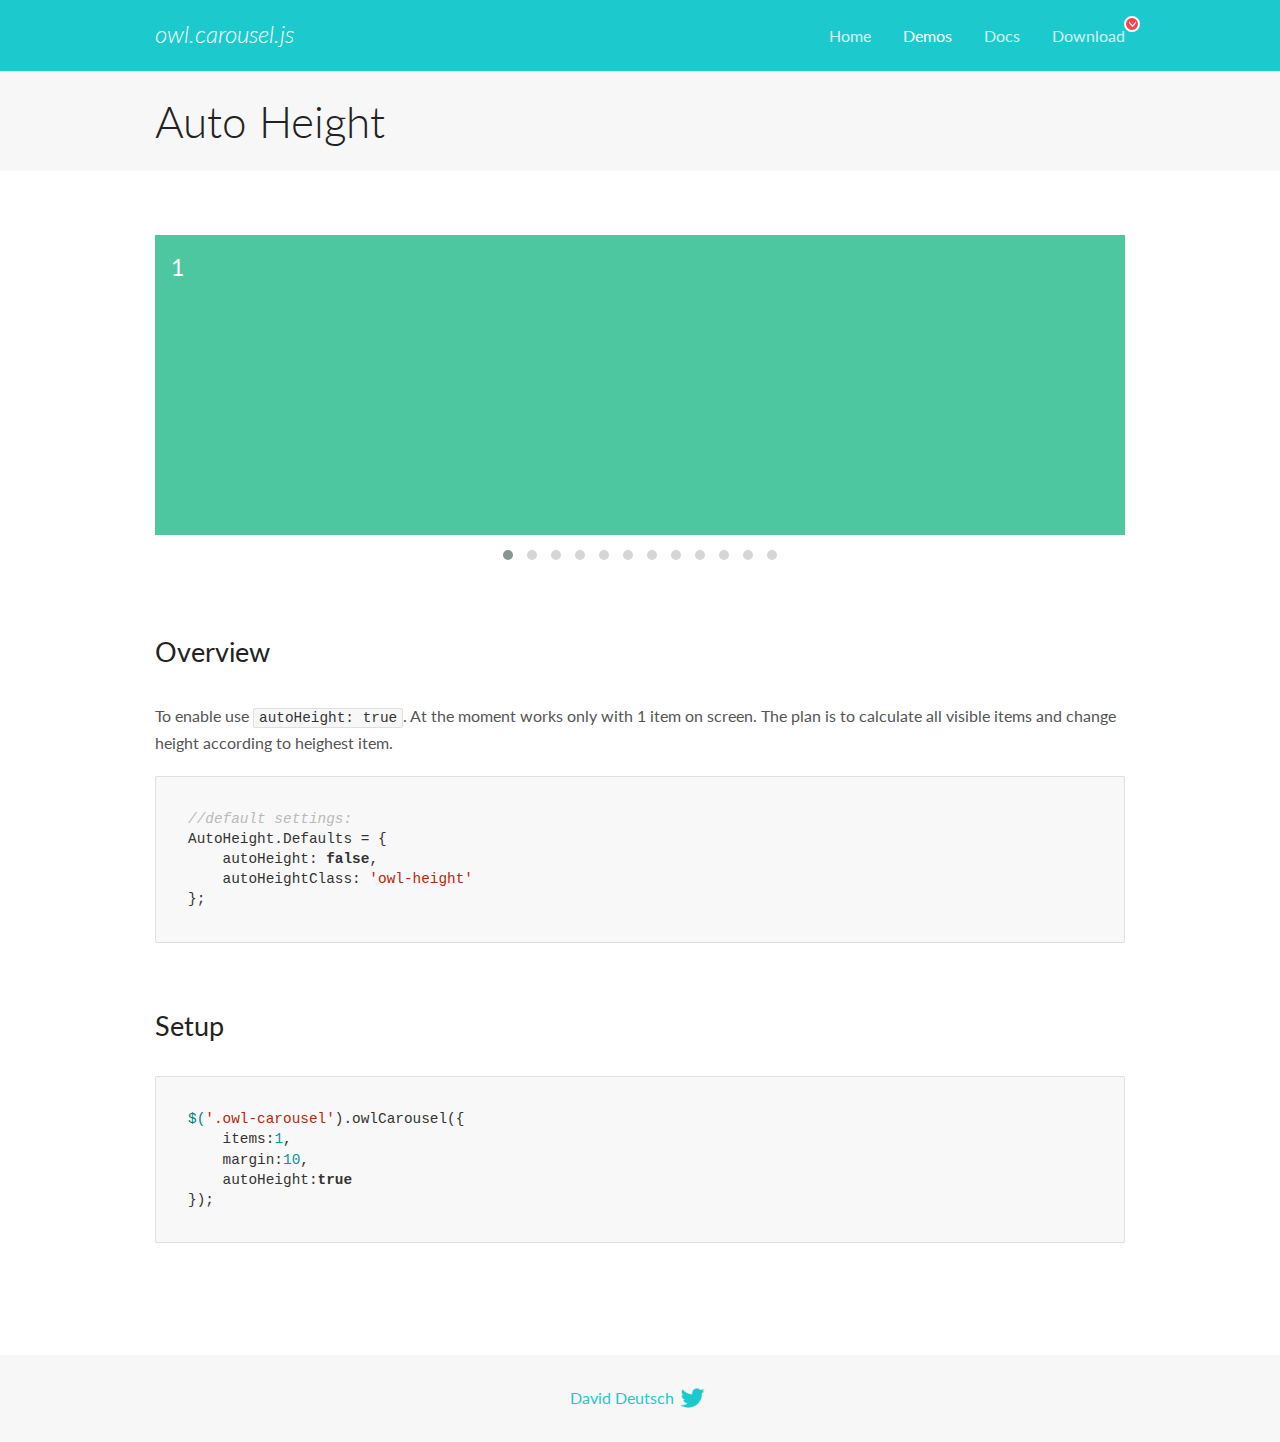
<file: owlcarousel/docs/demos/autoheight.html>
<!DOCTYPE html>
<html lang="en">
  <head>

    <!-- head -->
    <meta charset="utf-8">
    <meta name="msapplication-tap-highlight" content="no" />
    <meta name="viewport" content="width=device-width, initial-scale=1.0" />
    <meta name="description" content="autoHeight usage demo">
    <meta name="author" content="David Deutsch">
    <title>
      Auto Height Demo | Owl Carousel | 2.3.4
    </title>

    <!-- Stylesheets -->
    <link href='https://fonts.googleapis.com/css?family=Lato:300,400,700,400italic,300italic' rel='stylesheet' type='text/css'>
    <link rel="stylesheet" href="../assets/css/docs.theme.min.css">

    <!-- Owl Stylesheets -->
    <link rel="stylesheet" href="../assets/owlcarousel/assets/owl.carousel.min.css">
    <link rel="stylesheet" href="../assets/owlcarousel/assets/owl.theme.default.min.css">

    <!-- HTML5 shim and Respond.js IE8 support of HTML5 elements and media queries -->

    <!--[if lt IE 9]>
      <script src="https://oss.maxcdn.com/libs/html5shiv/3.7.0/html5shiv.js"></script>
      <script src="https://oss.maxcdn.com/libs/respond.js/1.3.0/respond.min.js"></script>
    <![endif]-->

    <!-- Favicons -->
    <link rel="apple-touch-icon-precomposed" sizes="144x144" href="../assets/ico/apple-touch-icon-144-precomposed.png">
    <link rel="shortcut icon" href="../assets/ico/favicon.png">
    <link rel="shortcut icon" href="favicon.ico">

    <!-- Yeah i know js should not be in header. Its required for demos.-->

    <!-- javascript -->
    <script src="../assets/vendors/jquery.min.js"></script>
    <script src="../assets/owlcarousel/owl.carousel.js"></script>
  </head>
  <body>

    <!-- header -->
    <header class="header">
      <div class="row">
        <div class="large-12 columns">
          <div class="brand left">
            <h3>
              <a href="/OwlCarousel2/">owl.carousel.js</a> 
            </h3>
          </div>
          <a id="toggle-nav" class="right">
            <span></span> <span></span> <span></span> 
          </a> 
          <div class="nav-bar">
            <ul class="clearfix">
              <li> <a href="/OwlCarousel2/index.html">Home</a>  </li>
              <li class="active">
                <a href="/OwlCarousel2/demos/demos.html">Demos</a> 
              </li>
              <li> <a href="/OwlCarousel2/docs/started-welcome.html">Docs</a>  </li>
              <li>
                <a href="https://github.com/OwlCarousel2/OwlCarousel2/archive/2.3.4.zip">Download</a> 
                <span class="download"></span> 
              </li>
            </ul>
          </div>
        </div>
      </div>
    </header>

    <!-- title -->
    <section class="title">
      <div class="row">
        <div class="large-12 columns">
          <h1>Auto Height</h1>
        </div>
      </div>
    </section>

    <!--  Demos -->
    <section id="demos">
      <div class="row">
        <div class="large-12 columns">
          <div class="owl-carousel owl-theme">
            <div class="item" style="height:300px">
              <h4>1</h4>
            </div>
            <div class="item" style="height:100px">
              <h4>2</h4>
            </div>
            <div class="item" style="height:500px">
              <h4>3</h4>
            </div>
            <div class="item" style="height:250px">
              <h4>4</h4>
            </div>
            <div class="item" style="height:400px">
              <h4>5</h4>
            </div>
            <div class="item" style="height:500px">
              <h4>6</h4>
            </div>
            <div class="item" style="height:600px">
              <h4>7</h4>
            </div>
            <div class="item" style="height:400px">
              <h4>8</h4>
            </div>
            <div class="item" style="height:300px">
              <h4>9</h4>
            </div>
            <div class="item" style="height:350px">
              <h4>10</h4>
            </div>
            <div class="item" style="height:200px">
              <h4>11</h4>
            </div>
            <div class="item" style="height:150px">
              <h4>12</h4>
            </div>
          </div>
          <h3 id="overview">Overview</h3>
          <p>To enable use <code>autoHeight: true</code>. At the moment works only with 1 item on screen. The plan is to calculate all visible items and change height according to heighest item.</p>
          <pre><code>//default settings:
AutoHeight.Defaults = {
    autoHeight: false,
    autoHeightClass: &#39;owl-height&#39;
};</code></pre>
          <h3 id="setup">Setup</h3>
          <pre><code>$(&#39;.owl-carousel&#39;).owlCarousel({
    items:1,
    margin:10,
    autoHeight:true
});</code></pre>
          <script>
            $(document).ready(function() {
              $('.owl-carousel').owlCarousel({
                items: 1,
                margin: 10,
                autoHeight: true
              });
            })
          </script>
        </div>
      </div>
    </section>

    <!-- footer -->
    <footer class="footer">
      <div class="row">
        <div class="large-12 columns">
          <h5>
            <a href="/OwlCarousel2/docs/support-contact.html">David Deutsch</a> 
            <a id="custom-tweet-button" href="https://twitter.com/share?url=https://github.com/OwlCarousel2/OwlCarousel2&text=Owl Carousel - This is so awesome! " target="_blank"></a> 
          </h5>
        </div>
      </div>
    </footer>

    <!-- vendors -->
    <script src="../assets/vendors/highlight.js"></script>
    <script src="../assets/js/app.js"></script>
  </body>
</html>
</file>
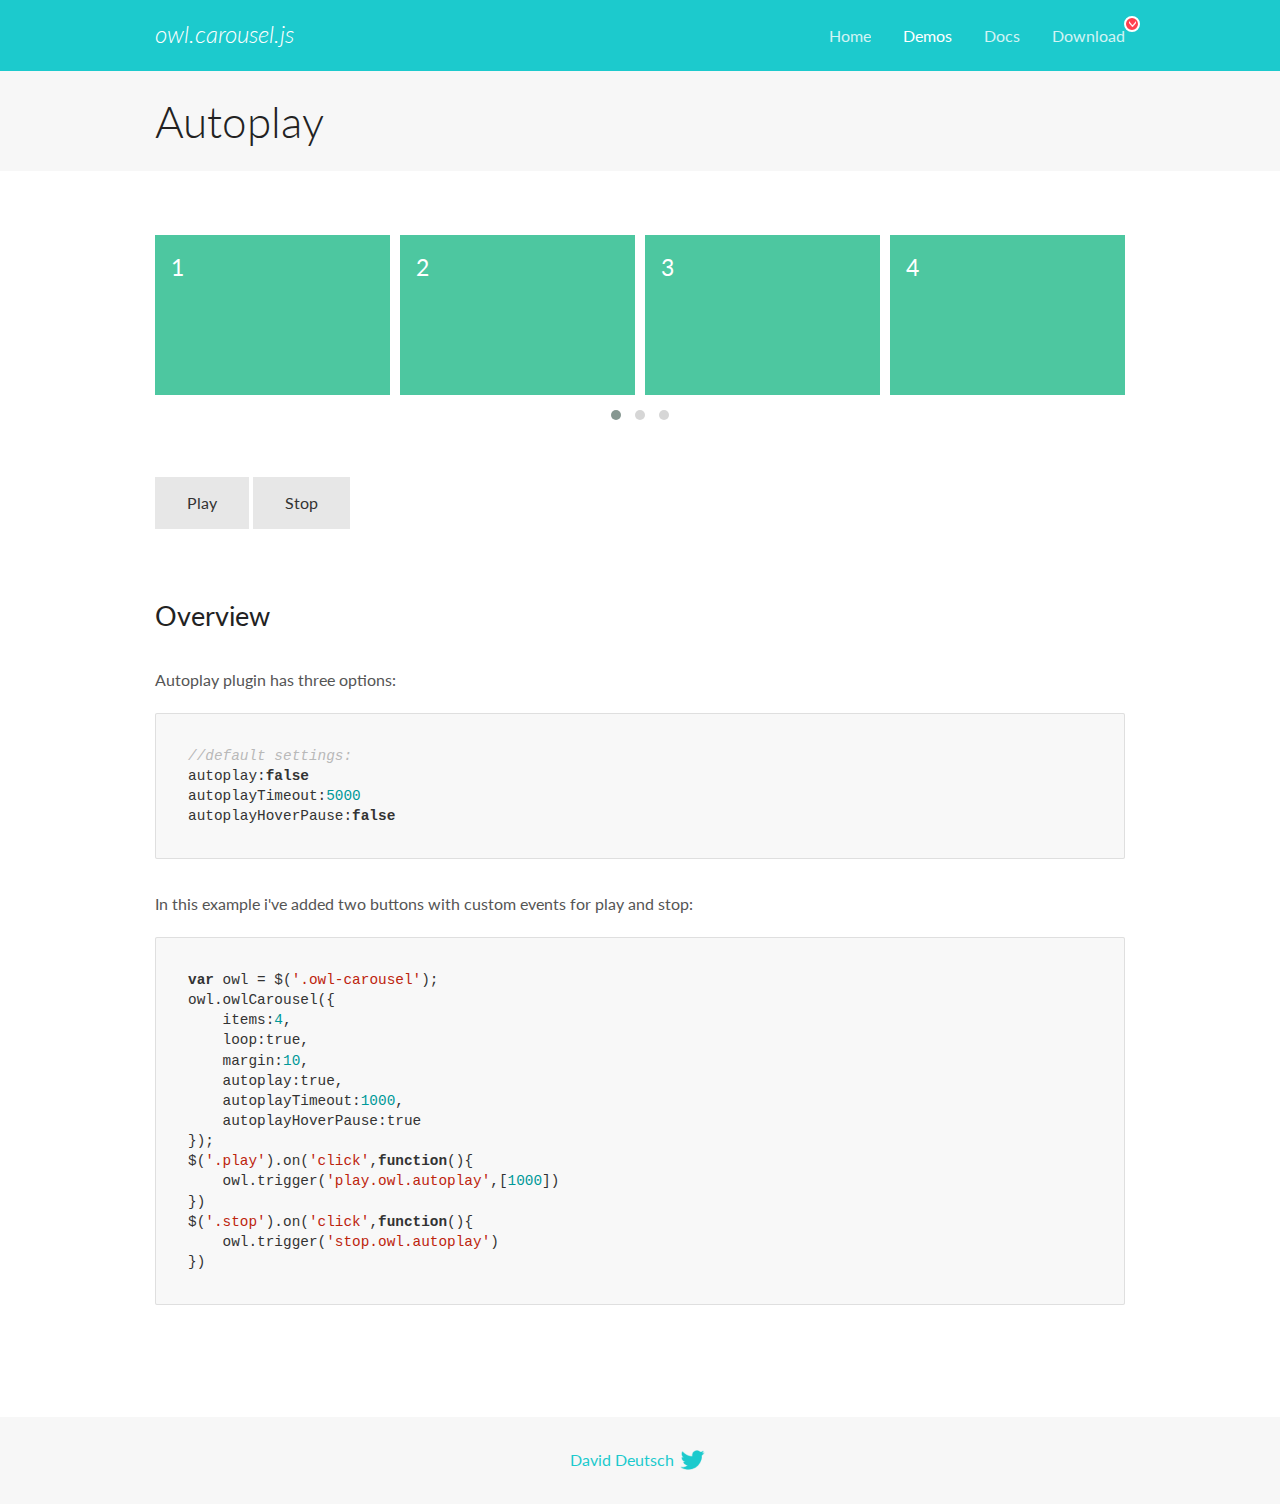
<file: owlcarousel/docs/demos/autoplay.html>
<!DOCTYPE html>
<html lang="en">
  <head>

    <!-- head -->
    <meta charset="utf-8">
    <meta name="msapplication-tap-highlight" content="no" />
    <meta name="viewport" content="width=device-width, initial-scale=1.0" />
    <meta name="description" content="Autoplay usage demo">
    <meta name="author" content="David Deutsch">
    <title>
      Autoplay Demo | Owl Carousel | 2.3.4
    </title>

    <!-- Stylesheets -->
    <link href='https://fonts.googleapis.com/css?family=Lato:300,400,700,400italic,300italic' rel='stylesheet' type='text/css'>
    <link rel="stylesheet" href="../assets/css/docs.theme.min.css">

    <!-- Owl Stylesheets -->
    <link rel="stylesheet" href="../assets/owlcarousel/assets/owl.carousel.min.css">
    <link rel="stylesheet" href="../assets/owlcarousel/assets/owl.theme.default.min.css">

    <!-- HTML5 shim and Respond.js IE8 support of HTML5 elements and media queries -->

    <!--[if lt IE 9]>
      <script src="https://oss.maxcdn.com/libs/html5shiv/3.7.0/html5shiv.js"></script>
      <script src="https://oss.maxcdn.com/libs/respond.js/1.3.0/respond.min.js"></script>
    <![endif]-->

    <!-- Favicons -->
    <link rel="apple-touch-icon-precomposed" sizes="144x144" href="../assets/ico/apple-touch-icon-144-precomposed.png">
    <link rel="shortcut icon" href="../assets/ico/favicon.png">
    <link rel="shortcut icon" href="favicon.ico">

    <!-- Yeah i know js should not be in header. Its required for demos.-->

    <!-- javascript -->
    <script src="../assets/vendors/jquery.min.js"></script>
    <script src="../assets/owlcarousel/owl.carousel.js"></script>
  </head>
  <body>

    <!-- header -->
    <header class="header">
      <div class="row">
        <div class="large-12 columns">
          <div class="brand left">
            <h3>
              <a href="/OwlCarousel2/">owl.carousel.js</a> 
            </h3>
          </div>
          <a id="toggle-nav" class="right">
            <span></span> <span></span> <span></span> 
          </a> 
          <div class="nav-bar">
            <ul class="clearfix">
              <li> <a href="/OwlCarousel2/index.html">Home</a>  </li>
              <li class="active">
                <a href="/OwlCarousel2/demos/demos.html">Demos</a> 
              </li>
              <li> <a href="/OwlCarousel2/docs/started-welcome.html">Docs</a>  </li>
              <li>
                <a href="https://github.com/OwlCarousel2/OwlCarousel2/archive/2.3.4.zip">Download</a> 
                <span class="download"></span> 
              </li>
            </ul>
          </div>
        </div>
      </div>
    </header>

    <!-- title -->
    <section class="title">
      <div class="row">
        <div class="large-12 columns">
          <h1>Autoplay</h1>
        </div>
      </div>
    </section>

    <!--  Demos -->
    <section id="demos">
      <div class="row">
        <div class="large-12 columns">
          <div class="owl-carousel owl-theme">
            <div class="item">
              <h4>1</h4>
            </div>
            <div class="item">
              <h4>2</h4>
            </div>
            <div class="item">
              <h4>3</h4>
            </div>
            <div class="item">
              <h4>4</h4>
            </div>
            <div class="item">
              <h4>5</h4>
            </div>
            <div class="item">
              <h4>6</h4>
            </div>
            <div class="item">
              <h4>7</h4>
            </div>
            <div class="item">
              <h4>8</h4>
            </div>
            <div class="item">
              <h4>9</h4>
            </div>
            <div class="item">
              <h4>10</h4>
            </div>
            <div class="item">
              <h4>11</h4>
            </div>
            <div class="item">
              <h4>12</h4>
            </div>
          </div>
          <a class="button secondary play">Play</a> 
          <a class="button secondary stop">Stop</a> 
          <h3 id="overview">Overview</h3>
          <p>Autoplay plugin has three options:</p>
          <pre><code>//default settings:
autoplay:false
autoplayTimeout:5000
autoplayHoverPause:false</code></pre>
          <p>In this example i&#39;ve added two buttons with custom events for play and stop:</p>
          <pre><code>var owl = $(&#39;.owl-carousel&#39;);
owl.owlCarousel({
    items:4,
    loop:true,
    margin:10,
    autoplay:true,
    autoplayTimeout:1000,
    autoplayHoverPause:true
});
$(&#39;.play&#39;).on(&#39;click&#39;,function(){
    owl.trigger(&#39;play.owl.autoplay&#39;,[1000])
})
$(&#39;.stop&#39;).on(&#39;click&#39;,function(){
    owl.trigger(&#39;stop.owl.autoplay&#39;)
})</code></pre>
          <script>
            $(document).ready(function() {
              var owl = $('.owl-carousel');
              owl.owlCarousel({
                items: 4,
                loop: true,
                margin: 10,
                autoplay: true,
                autoplayTimeout: 1000,
                autoplayHoverPause: true
              });
              $('.play').on('click', function() {
                owl.trigger('play.owl.autoplay', [1000])
              })
              $('.stop').on('click', function() {
                owl.trigger('stop.owl.autoplay')
              })
            })
          </script>
        </div>
      </div>
    </section>

    <!-- footer -->
    <footer class="footer">
      <div class="row">
        <div class="large-12 columns">
          <h5>
            <a href="/OwlCarousel2/docs/support-contact.html">David Deutsch</a> 
            <a id="custom-tweet-button" href="https://twitter.com/share?url=https://github.com/OwlCarousel2/OwlCarousel2&text=Owl Carousel - This is so awesome! " target="_blank"></a> 
          </h5>
        </div>
      </div>
    </footer>

    <!-- vendors -->
    <script src="../assets/vendors/highlight.js"></script>
    <script src="../assets/js/app.js"></script>
  </body>
</html>
</file>
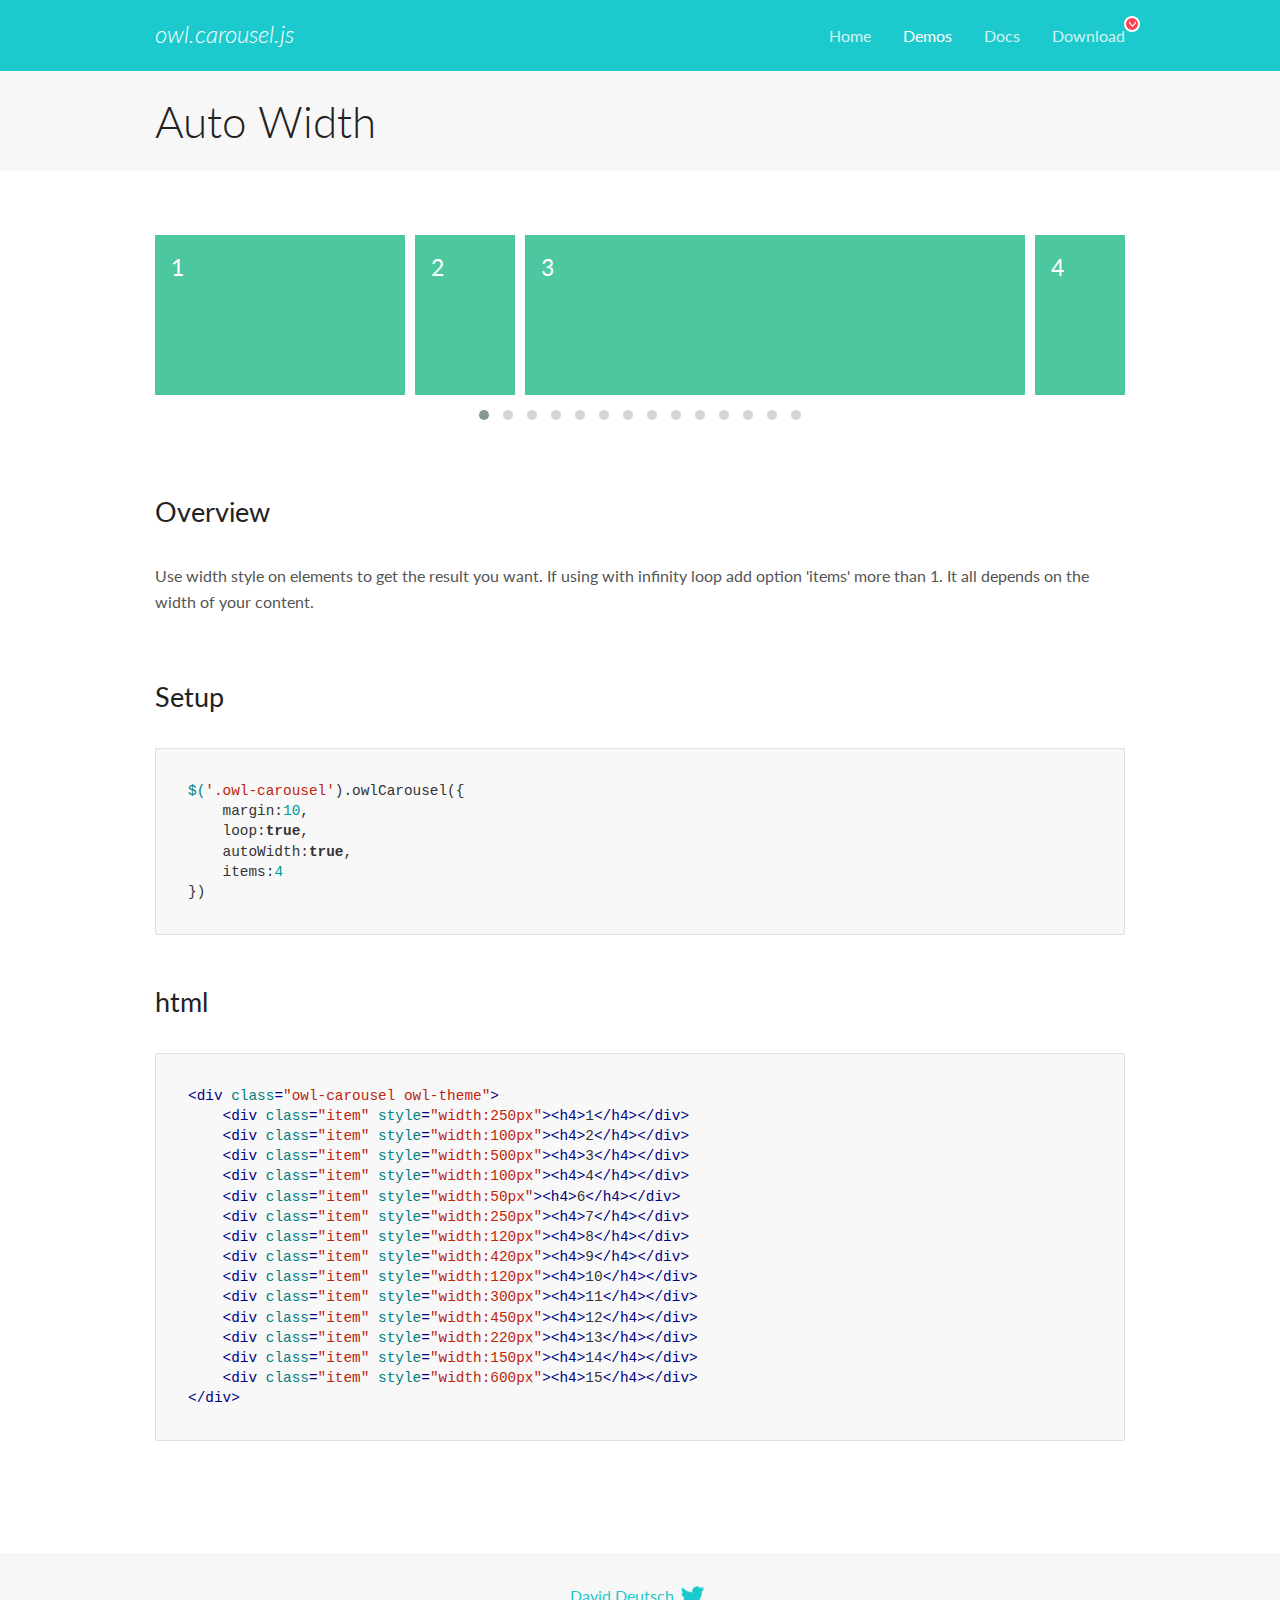
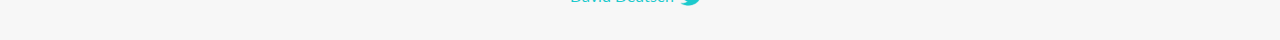
<file: owlcarousel/docs/demos/autowidth.html>
<!DOCTYPE html>
<html lang="en">
  <head>

    <!-- head -->
    <meta charset="utf-8">
    <meta name="msapplication-tap-highlight" content="no" />
    <meta name="viewport" content="width=device-width, initial-scale=1.0" />
    <meta name="description" content="Auto Width">
    <meta name="author" content="David Deutsch">
    <title>
      Auto Width Demo | Owl Carousel | 2.3.4
    </title>

    <!-- Stylesheets -->
    <link href='https://fonts.googleapis.com/css?family=Lato:300,400,700,400italic,300italic' rel='stylesheet' type='text/css'>
    <link rel="stylesheet" href="../assets/css/docs.theme.min.css">

    <!-- Owl Stylesheets -->
    <link rel="stylesheet" href="../assets/owlcarousel/assets/owl.carousel.min.css">
    <link rel="stylesheet" href="../assets/owlcarousel/assets/owl.theme.default.min.css">

    <!-- HTML5 shim and Respond.js IE8 support of HTML5 elements and media queries -->

    <!--[if lt IE 9]>
      <script src="https://oss.maxcdn.com/libs/html5shiv/3.7.0/html5shiv.js"></script>
      <script src="https://oss.maxcdn.com/libs/respond.js/1.3.0/respond.min.js"></script>
    <![endif]-->

    <!-- Favicons -->
    <link rel="apple-touch-icon-precomposed" sizes="144x144" href="../assets/ico/apple-touch-icon-144-precomposed.png">
    <link rel="shortcut icon" href="../assets/ico/favicon.png">
    <link rel="shortcut icon" href="favicon.ico">

    <!-- Yeah i know js should not be in header. Its required for demos.-->

    <!-- javascript -->
    <script src="../assets/vendors/jquery.min.js"></script>
    <script src="../assets/owlcarousel/owl.carousel.js"></script>
  </head>
  <body>

    <!-- header -->
    <header class="header">
      <div class="row">
        <div class="large-12 columns">
          <div class="brand left">
            <h3>
              <a href="/OwlCarousel2/">owl.carousel.js</a> 
            </h3>
          </div>
          <a id="toggle-nav" class="right">
            <span></span> <span></span> <span></span> 
          </a> 
          <div class="nav-bar">
            <ul class="clearfix">
              <li> <a href="/OwlCarousel2/index.html">Home</a>  </li>
              <li class="active">
                <a href="/OwlCarousel2/demos/demos.html">Demos</a> 
              </li>
              <li> <a href="/OwlCarousel2/docs/started-welcome.html">Docs</a>  </li>
              <li>
                <a href="https://github.com/OwlCarousel2/OwlCarousel2/archive/2.3.4.zip">Download</a> 
                <span class="download"></span> 
              </li>
            </ul>
          </div>
        </div>
      </div>
    </header>

    <!-- title -->
    <section class="title">
      <div class="row">
        <div class="large-12 columns">
          <h1>Auto Width</h1>
        </div>
      </div>
    </section>

    <!--  Demos -->
    <section id="demos">
      <div class="row">
        <div class="large-12 columns">
          <div class="owl-carousel owl-theme">
            <div class="item" style="width:250px">
              <h4>1</h4>
            </div>
            <div class="item" style="width:100px">
              <h4>2</h4>
            </div>
            <div class="item" style="width:500px">
              <h4>3</h4>
            </div>
            <div class="item" style="width:100px">
              <h4>4</h4>
            </div>
            <div class="item" style="width:50px">
              <h4>6</h4>
            </div>
            <div class="item" style="width:250px">
              <h4>7</h4>
            </div>
            <div class="item" style="width:120px">
              <h4>8</h4>
            </div>
            <div class="item" style="width:420px">
              <h4>9</h4>
            </div>
            <div class="item" style="width:120px">
              <h4>10</h4>
            </div>
            <div class="item" style="width:300px">
              <h4>11</h4>
            </div>
            <div class="item" style="width:450px">
              <h4>12</h4>
            </div>
            <div class="item" style="width:220px">
              <h4>13</h4>
            </div>
            <div class="item" style="width:150px">
              <h4>14</h4>
            </div>
            <div class="item" style="width:600px">
              <h4>15</h4>
            </div>
          </div>
          <h3 id="overview">Overview</h3>
          <p>Use width style on elements to get the result you want. If using with infinity loop add option &#39;items&#39; more than 1. It all depends on the width of your content.</p>
          <h3 id="setup">Setup</h3>
          <pre><code>$(&#39;.owl-carousel&#39;).owlCarousel({
    margin:10,
    loop:true,
    autoWidth:true,
    items:4
})</code></pre>
          <h3 id="html">html</h3>
          <pre><code>&lt;div class=&quot;owl-carousel owl-theme&quot;&gt;
    &lt;div class=&quot;item&quot; style=&quot;width:250px&quot;&gt;&lt;h4&gt;1&lt;/h4&gt;&lt;/div&gt;
    &lt;div class=&quot;item&quot; style=&quot;width:100px&quot;&gt;&lt;h4&gt;2&lt;/h4&gt;&lt;/div&gt;
    &lt;div class=&quot;item&quot; style=&quot;width:500px&quot;&gt;&lt;h4&gt;3&lt;/h4&gt;&lt;/div&gt;
    &lt;div class=&quot;item&quot; style=&quot;width:100px&quot;&gt;&lt;h4&gt;4&lt;/h4&gt;&lt;/div&gt;
    &lt;div class=&quot;item&quot; style=&quot;width:50px&quot;&gt;&lt;h4&gt;6&lt;/h4&gt;&lt;/div&gt;
    &lt;div class=&quot;item&quot; style=&quot;width:250px&quot;&gt;&lt;h4&gt;7&lt;/h4&gt;&lt;/div&gt;
    &lt;div class=&quot;item&quot; style=&quot;width:120px&quot;&gt;&lt;h4&gt;8&lt;/h4&gt;&lt;/div&gt;
    &lt;div class=&quot;item&quot; style=&quot;width:420px&quot;&gt;&lt;h4&gt;9&lt;/h4&gt;&lt;/div&gt;
    &lt;div class=&quot;item&quot; style=&quot;width:120px&quot;&gt;&lt;h4&gt;10&lt;/h4&gt;&lt;/div&gt;
    &lt;div class=&quot;item&quot; style=&quot;width:300px&quot;&gt;&lt;h4&gt;11&lt;/h4&gt;&lt;/div&gt;
    &lt;div class=&quot;item&quot; style=&quot;width:450px&quot;&gt;&lt;h4&gt;12&lt;/h4&gt;&lt;/div&gt;
    &lt;div class=&quot;item&quot; style=&quot;width:220px&quot;&gt;&lt;h4&gt;13&lt;/h4&gt;&lt;/div&gt;
    &lt;div class=&quot;item&quot; style=&quot;width:150px&quot;&gt;&lt;h4&gt;14&lt;/h4&gt;&lt;/div&gt;
    &lt;div class=&quot;item&quot; style=&quot;width:600px&quot;&gt;&lt;h4&gt;15&lt;/h4&gt;&lt;/div&gt;
&lt;/div&gt;</code></pre>
          <script>
            $(document).ready(function() {
              $('.owl-carousel').owlCarousel({
                margin: 10,
                loop: true,
                autoWidth: true,
                items: 4
              })
            })
          </script>
        </div>
      </div>
    </section>

    <!-- footer -->
    <footer class="footer">
      <div class="row">
        <div class="large-12 columns">
          <h5>
            <a href="/OwlCarousel2/docs/support-contact.html">David Deutsch</a> 
            <a id="custom-tweet-button" href="https://twitter.com/share?url=https://github.com/OwlCarousel2/OwlCarousel2&text=Owl Carousel - This is so awesome! " target="_blank"></a> 
          </h5>
        </div>
      </div>
    </footer>

    <!-- vendors -->
    <script src="../assets/vendors/highlight.js"></script>
    <script src="../assets/js/app.js"></script>
  </body>
</html>
</file>
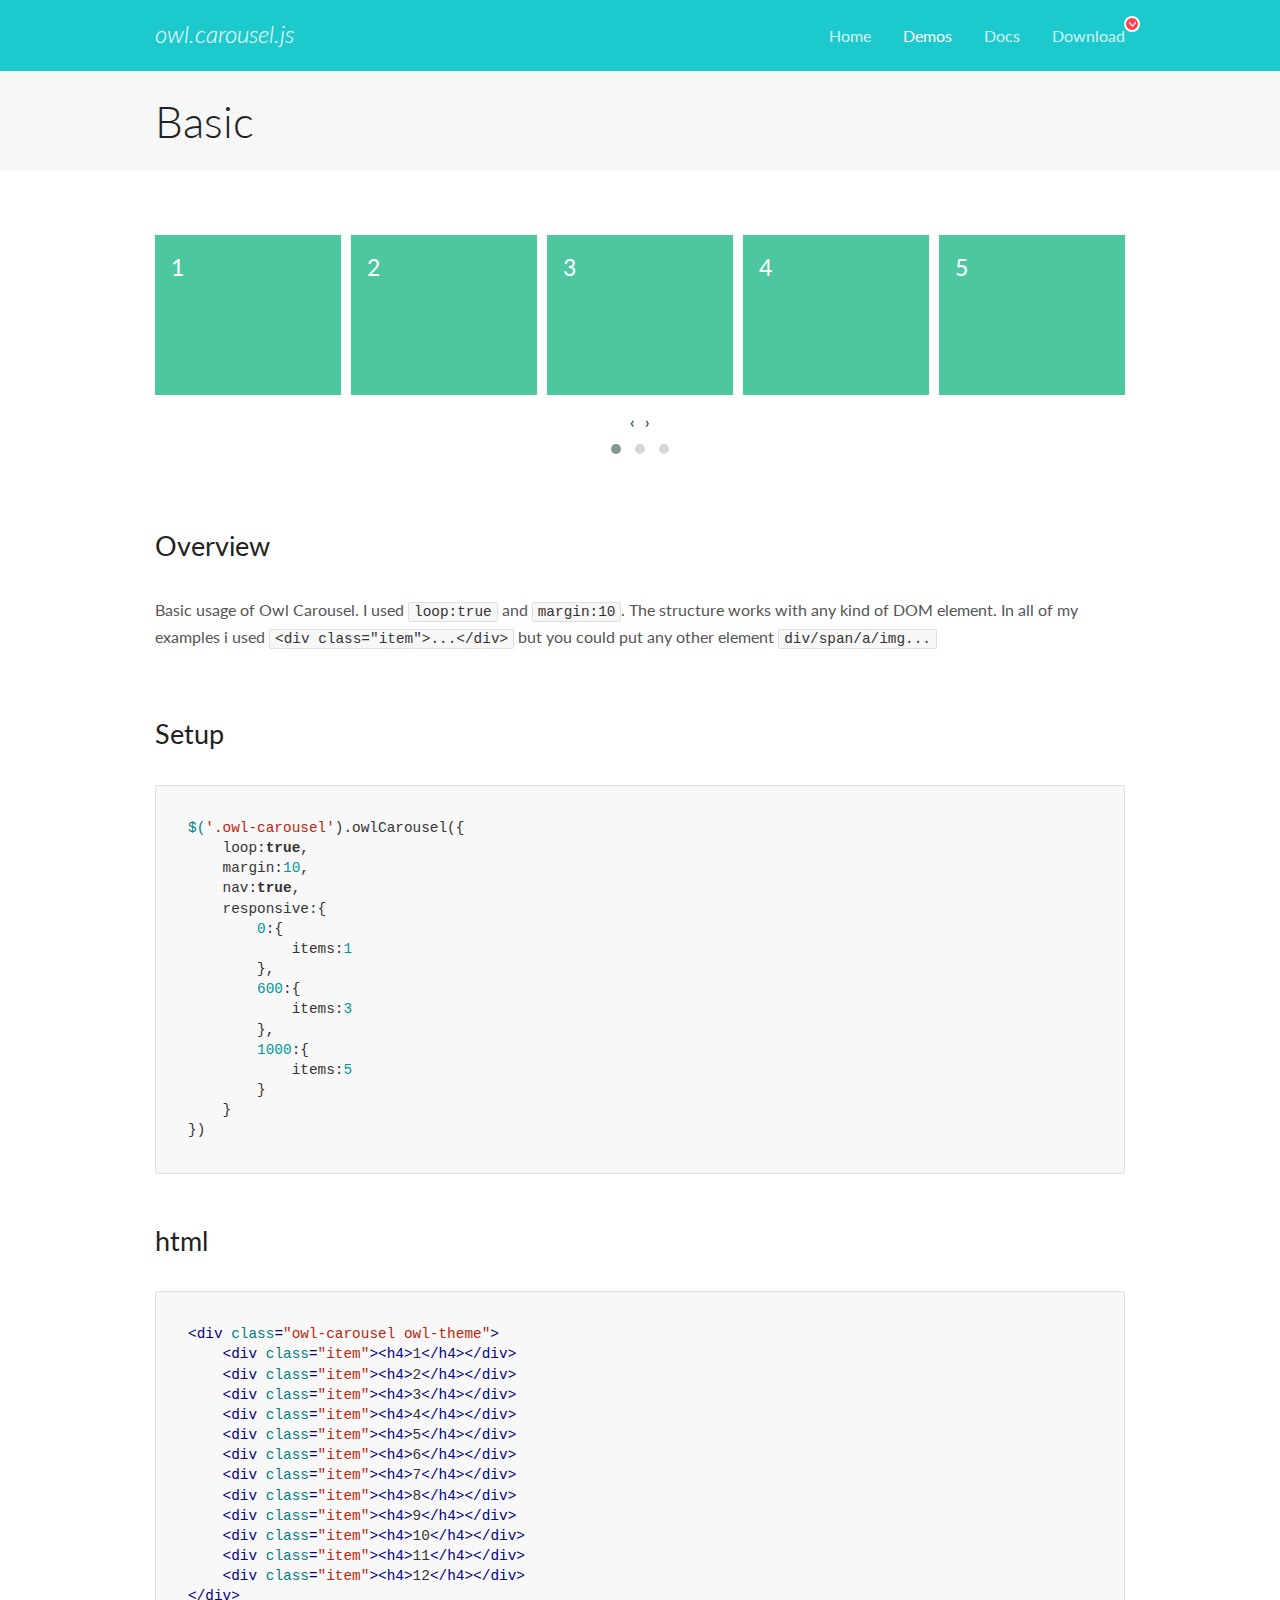
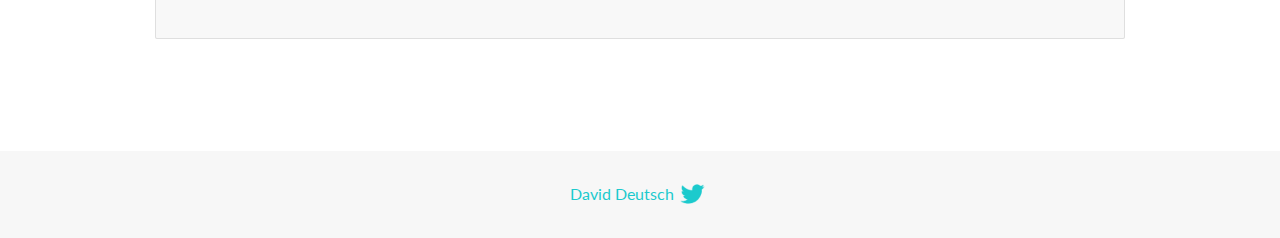
<file: owlcarousel/docs/demos/basic.html>
<!DOCTYPE html>
<html lang="en">
  <head>

    <!-- head -->
    <meta charset="utf-8">
    <meta name="msapplication-tap-highlight" content="no" />
    <meta name="viewport" content="width=device-width, initial-scale=1.0" />
    <meta name="description" content="Basic usage demo">
    <meta name="author" content="David Deutsch">
    <title>
      Basic Demo | Owl Carousel | 2.3.4
    </title>

    <!-- Stylesheets -->
    <link href='https://fonts.googleapis.com/css?family=Lato:300,400,700,400italic,300italic' rel='stylesheet' type='text/css'>
    <link rel="stylesheet" href="../assets/css/docs.theme.min.css">

    <!-- Owl Stylesheets -->
    <link rel="stylesheet" href="../assets/owlcarousel/assets/owl.carousel.min.css">
    <link rel="stylesheet" href="../assets/owlcarousel/assets/owl.theme.default.min.css">

    <!-- HTML5 shim and Respond.js IE8 support of HTML5 elements and media queries -->

    <!--[if lt IE 9]>
      <script src="https://oss.maxcdn.com/libs/html5shiv/3.7.0/html5shiv.js"></script>
      <script src="https://oss.maxcdn.com/libs/respond.js/1.3.0/respond.min.js"></script>
    <![endif]-->

    <!-- Favicons -->
    <link rel="apple-touch-icon-precomposed" sizes="144x144" href="../assets/ico/apple-touch-icon-144-precomposed.png">
    <link rel="shortcut icon" href="../assets/ico/favicon.png">
    <link rel="shortcut icon" href="favicon.ico">

    <!-- Yeah i know js should not be in header. Its required for demos.-->

    <!-- javascript -->
    <script src="../assets/vendors/jquery.min.js"></script>
    <script src="../assets/owlcarousel/owl.carousel.js"></script>
  </head>
  <body>

    <!-- header -->
    <header class="header">
      <div class="row">
        <div class="large-12 columns">
          <div class="brand left">
            <h3>
              <a href="/OwlCarousel2/">owl.carousel.js</a> 
            </h3>
          </div>
          <a id="toggle-nav" class="right">
            <span></span> <span></span> <span></span> 
          </a> 
          <div class="nav-bar">
            <ul class="clearfix">
              <li> <a href="/OwlCarousel2/index.html">Home</a>  </li>
              <li class="active">
                <a href="/OwlCarousel2/demos/demos.html">Demos</a> 
              </li>
              <li> <a href="/OwlCarousel2/docs/started-welcome.html">Docs</a>  </li>
              <li>
                <a href="https://github.com/OwlCarousel2/OwlCarousel2/archive/2.3.4.zip">Download</a> 
                <span class="download"></span> 
              </li>
            </ul>
          </div>
        </div>
      </div>
    </header>

    <!-- title -->
    <section class="title">
      <div class="row">
        <div class="large-12 columns">
          <h1>Basic</h1>
        </div>
      </div>
    </section>

    <!--  Demos -->
    <section id="demos">
      <div class="row">
        <div class="large-12 columns">
          <div class="owl-carousel owl-theme">
            <div class="item">
              <h4>1</h4>
            </div>
            <div class="item">
              <h4>2</h4>
            </div>
            <div class="item">
              <h4>3</h4>
            </div>
            <div class="item">
              <h4>4</h4>
            </div>
            <div class="item">
              <h4>5</h4>
            </div>
            <div class="item">
              <h4>6</h4>
            </div>
            <div class="item">
              <h4>7</h4>
            </div>
            <div class="item">
              <h4>8</h4>
            </div>
            <div class="item">
              <h4>9</h4>
            </div>
            <div class="item">
              <h4>10</h4>
            </div>
            <div class="item">
              <h4>11</h4>
            </div>
            <div class="item">
              <h4>12</h4>
            </div>
          </div>
          <h3 id="overview">Overview</h3>
          <p>Basic usage of Owl Carousel. I used <code>loop:true</code> and <code>margin:10</code>. The structure works with any kind of DOM element. In all of my examples i used <code>&lt;div class=&quot;item&quot;&gt;...&lt;/div&gt;</code> but you could
            put any other element <code>div/span/a/img...</code></p>
          <h3 id="setup">Setup</h3>
          <pre><code>$(&#39;.owl-carousel&#39;).owlCarousel({
    loop:true,
    margin:10,
    nav:true,
    responsive:{
        0:{
            items:1
        },
        600:{
            items:3
        },
        1000:{
            items:5
        }
    }
})</code></pre>
          <h3 id="html">html</h3>
          <pre><code>&lt;div class=&quot;owl-carousel owl-theme&quot;&gt;
    &lt;div class=&quot;item&quot;&gt;&lt;h4&gt;1&lt;/h4&gt;&lt;/div&gt;
    &lt;div class=&quot;item&quot;&gt;&lt;h4&gt;2&lt;/h4&gt;&lt;/div&gt;
    &lt;div class=&quot;item&quot;&gt;&lt;h4&gt;3&lt;/h4&gt;&lt;/div&gt;
    &lt;div class=&quot;item&quot;&gt;&lt;h4&gt;4&lt;/h4&gt;&lt;/div&gt;
    &lt;div class=&quot;item&quot;&gt;&lt;h4&gt;5&lt;/h4&gt;&lt;/div&gt;
    &lt;div class=&quot;item&quot;&gt;&lt;h4&gt;6&lt;/h4&gt;&lt;/div&gt;
    &lt;div class=&quot;item&quot;&gt;&lt;h4&gt;7&lt;/h4&gt;&lt;/div&gt;
    &lt;div class=&quot;item&quot;&gt;&lt;h4&gt;8&lt;/h4&gt;&lt;/div&gt;
    &lt;div class=&quot;item&quot;&gt;&lt;h4&gt;9&lt;/h4&gt;&lt;/div&gt;
    &lt;div class=&quot;item&quot;&gt;&lt;h4&gt;10&lt;/h4&gt;&lt;/div&gt;
    &lt;div class=&quot;item&quot;&gt;&lt;h4&gt;11&lt;/h4&gt;&lt;/div&gt;
    &lt;div class=&quot;item&quot;&gt;&lt;h4&gt;12&lt;/h4&gt;&lt;/div&gt;
&lt;/div&gt;</code></pre>
          <script>
            $(document).ready(function() {
              var owl = $('.owl-carousel');
              owl.owlCarousel({
                margin: 10,
                nav: true,
                loop: true,
                responsive: {
                  0: {
                    items: 1
                  },
                  600: {
                    items: 3
                  },
                  1000: {
                    items: 5
                  }
                }
              })
            })
          </script>
        </div>
      </div>
    </section>

    <!-- footer -->
    <footer class="footer">
      <div class="row">
        <div class="large-12 columns">
          <h5>
            <a href="/OwlCarousel2/docs/support-contact.html">David Deutsch</a> 
            <a id="custom-tweet-button" href="https://twitter.com/share?url=https://github.com/OwlCarousel2/OwlCarousel2&text=Owl Carousel - This is so awesome! " target="_blank"></a> 
          </h5>
        </div>
      </div>
    </footer>

    <!-- vendors -->
    <script src="../assets/vendors/highlight.js"></script>
    <script src="../assets/js/app.js"></script>
  </body>
</html>
</file>
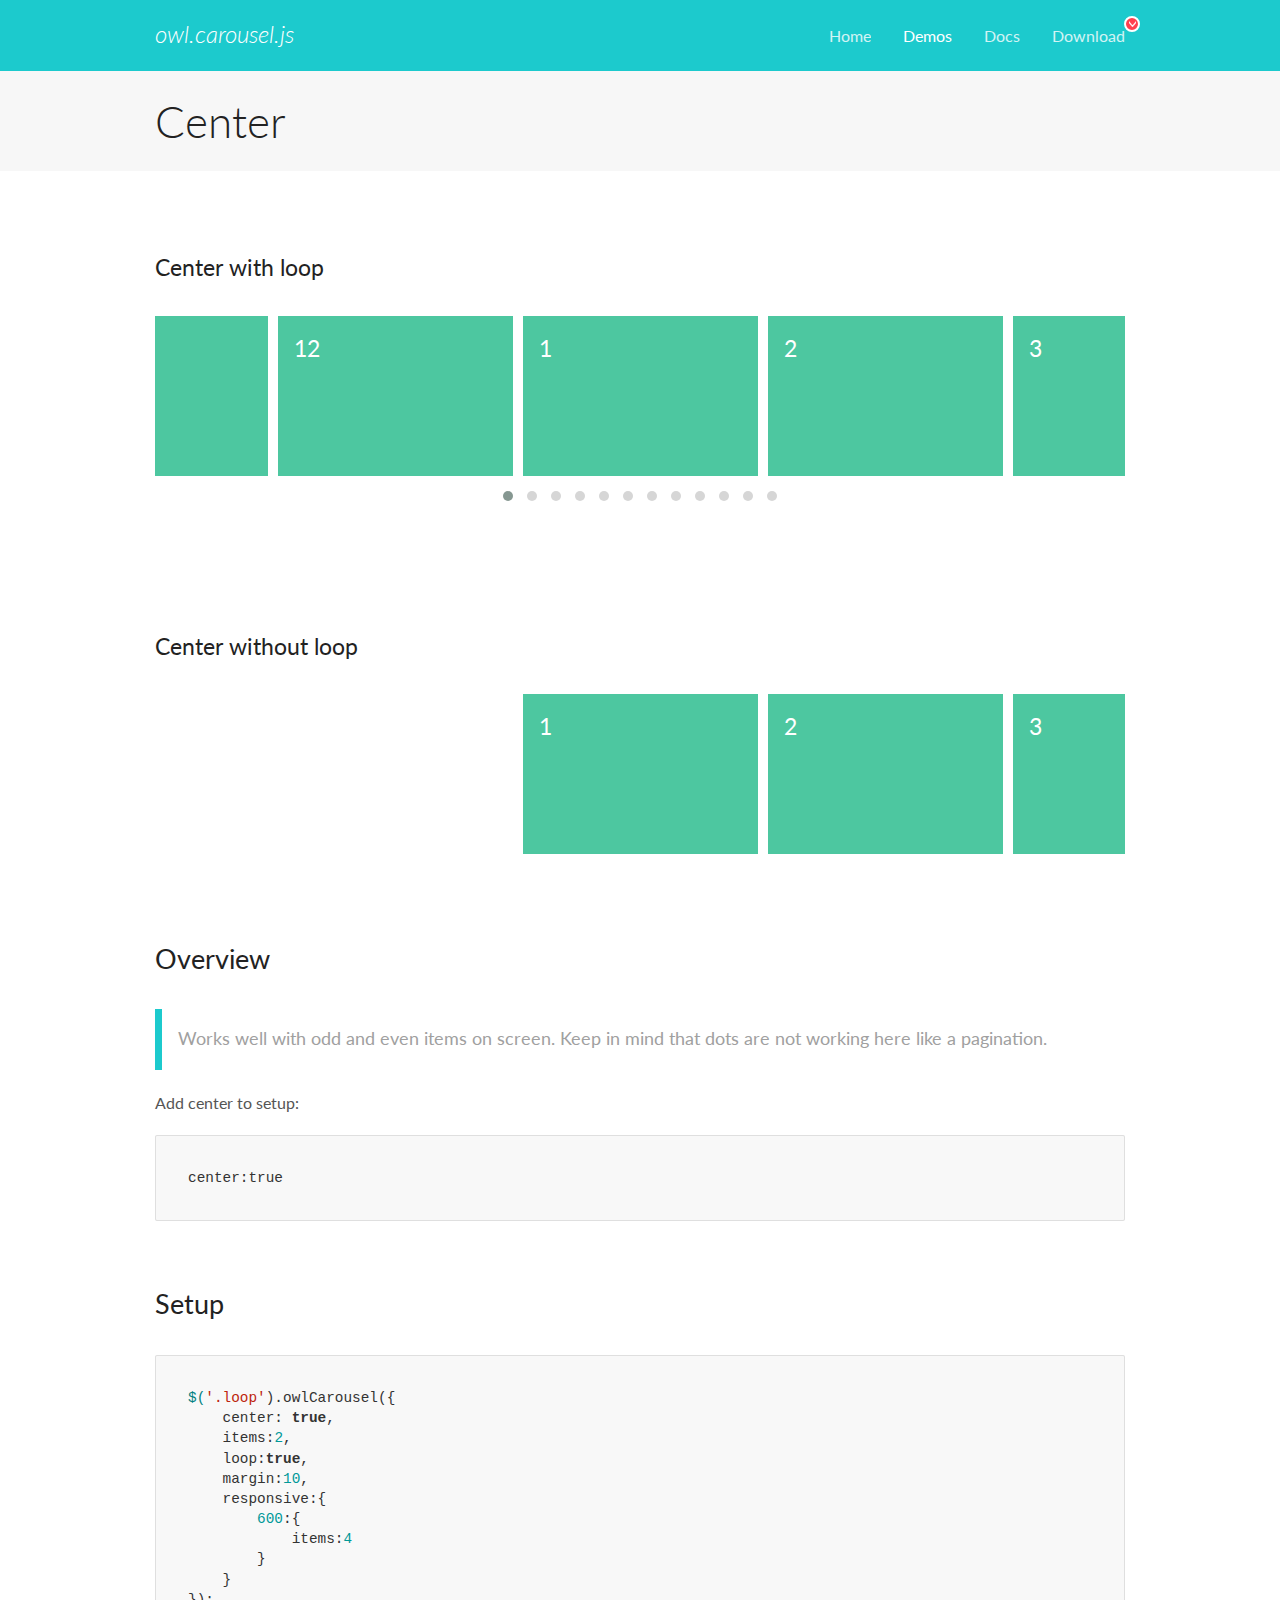
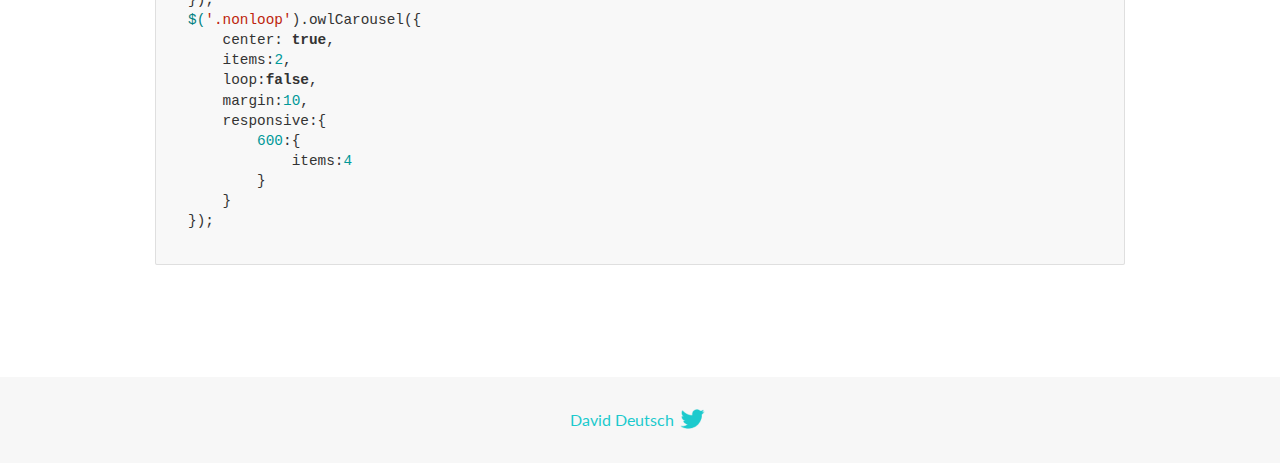
<file: owlcarousel/docs/demos/center.html>
<!DOCTYPE html>
<html lang="en">
  <head>

    <!-- head -->
    <meta charset="utf-8">
    <meta name="msapplication-tap-highlight" content="no" />
    <meta name="viewport" content="width=device-width, initial-scale=1.0" />
    <meta name="description" content="Center carousel">
    <meta name="author" content="David Deutsch">
    <title>
      Center Demo | Owl Carousel | 2.3.4
    </title>

    <!-- Stylesheets -->
    <link href='https://fonts.googleapis.com/css?family=Lato:300,400,700,400italic,300italic' rel='stylesheet' type='text/css'>
    <link rel="stylesheet" href="../assets/css/docs.theme.min.css">

    <!-- Owl Stylesheets -->
    <link rel="stylesheet" href="../assets/owlcarousel/assets/owl.carousel.min.css">
    <link rel="stylesheet" href="../assets/owlcarousel/assets/owl.theme.default.min.css">

    <!-- HTML5 shim and Respond.js IE8 support of HTML5 elements and media queries -->

    <!--[if lt IE 9]>
      <script src="https://oss.maxcdn.com/libs/html5shiv/3.7.0/html5shiv.js"></script>
      <script src="https://oss.maxcdn.com/libs/respond.js/1.3.0/respond.min.js"></script>
    <![endif]-->

    <!-- Favicons -->
    <link rel="apple-touch-icon-precomposed" sizes="144x144" href="../assets/ico/apple-touch-icon-144-precomposed.png">
    <link rel="shortcut icon" href="../assets/ico/favicon.png">
    <link rel="shortcut icon" href="favicon.ico">

    <!-- Yeah i know js should not be in header. Its required for demos.-->

    <!-- javascript -->
    <script src="../assets/vendors/jquery.min.js"></script>
    <script src="../assets/owlcarousel/owl.carousel.js"></script>
  </head>
  <body>

    <!-- header -->
    <header class="header">
      <div class="row">
        <div class="large-12 columns">
          <div class="brand left">
            <h3>
              <a href="/OwlCarousel2/">owl.carousel.js</a> 
            </h3>
          </div>
          <a id="toggle-nav" class="right">
            <span></span> <span></span> <span></span> 
          </a> 
          <div class="nav-bar">
            <ul class="clearfix">
              <li> <a href="/OwlCarousel2/index.html">Home</a>  </li>
              <li class="active">
                <a href="/OwlCarousel2/demos/demos.html">Demos</a> 
              </li>
              <li> <a href="/OwlCarousel2/docs/started-welcome.html">Docs</a>  </li>
              <li>
                <a href="https://github.com/OwlCarousel2/OwlCarousel2/archive/2.3.4.zip">Download</a> 
                <span class="download"></span> 
              </li>
            </ul>
          </div>
        </div>
      </div>
    </header>

    <!-- title -->
    <section class="title">
      <div class="row">
        <div class="large-12 columns">
          <h1>Center</h1>
        </div>
      </div>
    </section>

    <!--  Demos -->
    <section id="demos">
      <div class="row">
        <div class="large-12 columns">
          <h4 id="center-with-loop">Center with loop</h4>
          <div class="loop owl-carousel owl-theme">
            <div class="item">
              <h4>1</h4>
            </div>
            <div class="item">
              <h4>2</h4>
            </div>
            <div class="item">
              <h4>3</h4>
            </div>
            <div class="item">
              <h4>4</h4>
            </div>
            <div class="item">
              <h4>5</h4>
            </div>
            <div class="item">
              <h4>6</h4>
            </div>
            <div class="item">
              <h4>7</h4>
            </div>
            <div class="item">
              <h4>8</h4>
            </div>
            <div class="item">
              <h4>9</h4>
            </div>
            <div class="item">
              <h4>10</h4>
            </div>
            <div class="item">
              <h4>11</h4>
            </div>
            <div class="item">
              <h4>12</h4>
            </div>
          </div>
          <br>
          <h4 id="center-without-loop">Center without loop</h4>
          <div class="nonloop owl-carousel">
            <div class="item">
              <h4>1</h4>
            </div>
            <div class="item">
              <h4>2</h4>
            </div>
            <div class="item">
              <h4>3</h4>
            </div>
            <div class="item">
              <h4>4</h4>
            </div>
            <div class="item">
              <h4>5</h4>
            </div>
            <div class="item">
              <h4>6</h4>
            </div>
            <div class="item">
              <h4>7</h4>
            </div>
            <div class="item">
              <h4>8</h4>
            </div>
            <div class="item">
              <h4>9</h4>
            </div>
            <div class="item">
              <h4>10</h4>
            </div>
            <div class="item">
              <h4>11</h4>
            </div>
            <div class="item">
              <h4>12</h4>
            </div>
          </div>
          <h3 id="overview">Overview</h3>
          <blockquote>
            <p>Works well with odd and even items on screen. Keep in mind that dots are not working here like a pagination.</p>
          </blockquote>
          <p>Add center to setup:</p>
          <pre><code>center:true</code></pre>
          <h3 id="setup">Setup</h3>
          <pre><code>$(&#39;.loop&#39;).owlCarousel({
    center: true,
    items:2,
    loop:true,
    margin:10,
    responsive:{
        600:{
            items:4
        }
    }
});
$(&#39;.nonloop&#39;).owlCarousel({
    center: true,
    items:2,
    loop:false,
    margin:10,
    responsive:{
        600:{
            items:4
        }
    }
});</code></pre>
          <script>
            jQuery(document).ready(function($) {
              $('.loop').owlCarousel({
                center: true,
                items: 2,
                loop: true,
                margin: 10,
                responsive: {
                  600: {
                    items: 4
                  }
                }
              });
              $('.nonloop').owlCarousel({
                center: true,
                items: 2,
                loop: false,
                margin: 10,
                responsive: {
                  600: {
                    items: 4
                  }
                }
              });
            });
          </script>
        </div>
      </div>
    </section>

    <!-- footer -->
    <footer class="footer">
      <div class="row">
        <div class="large-12 columns">
          <h5>
            <a href="/OwlCarousel2/docs/support-contact.html">David Deutsch</a> 
            <a id="custom-tweet-button" href="https://twitter.com/share?url=https://github.com/OwlCarousel2/OwlCarousel2&text=Owl Carousel - This is so awesome! " target="_blank"></a> 
          </h5>
        </div>
      </div>
    </footer>

    <!-- vendors -->
    <script src="../assets/vendors/highlight.js"></script>
    <script src="../assets/js/app.js"></script>
  </body>
</html>
</file>
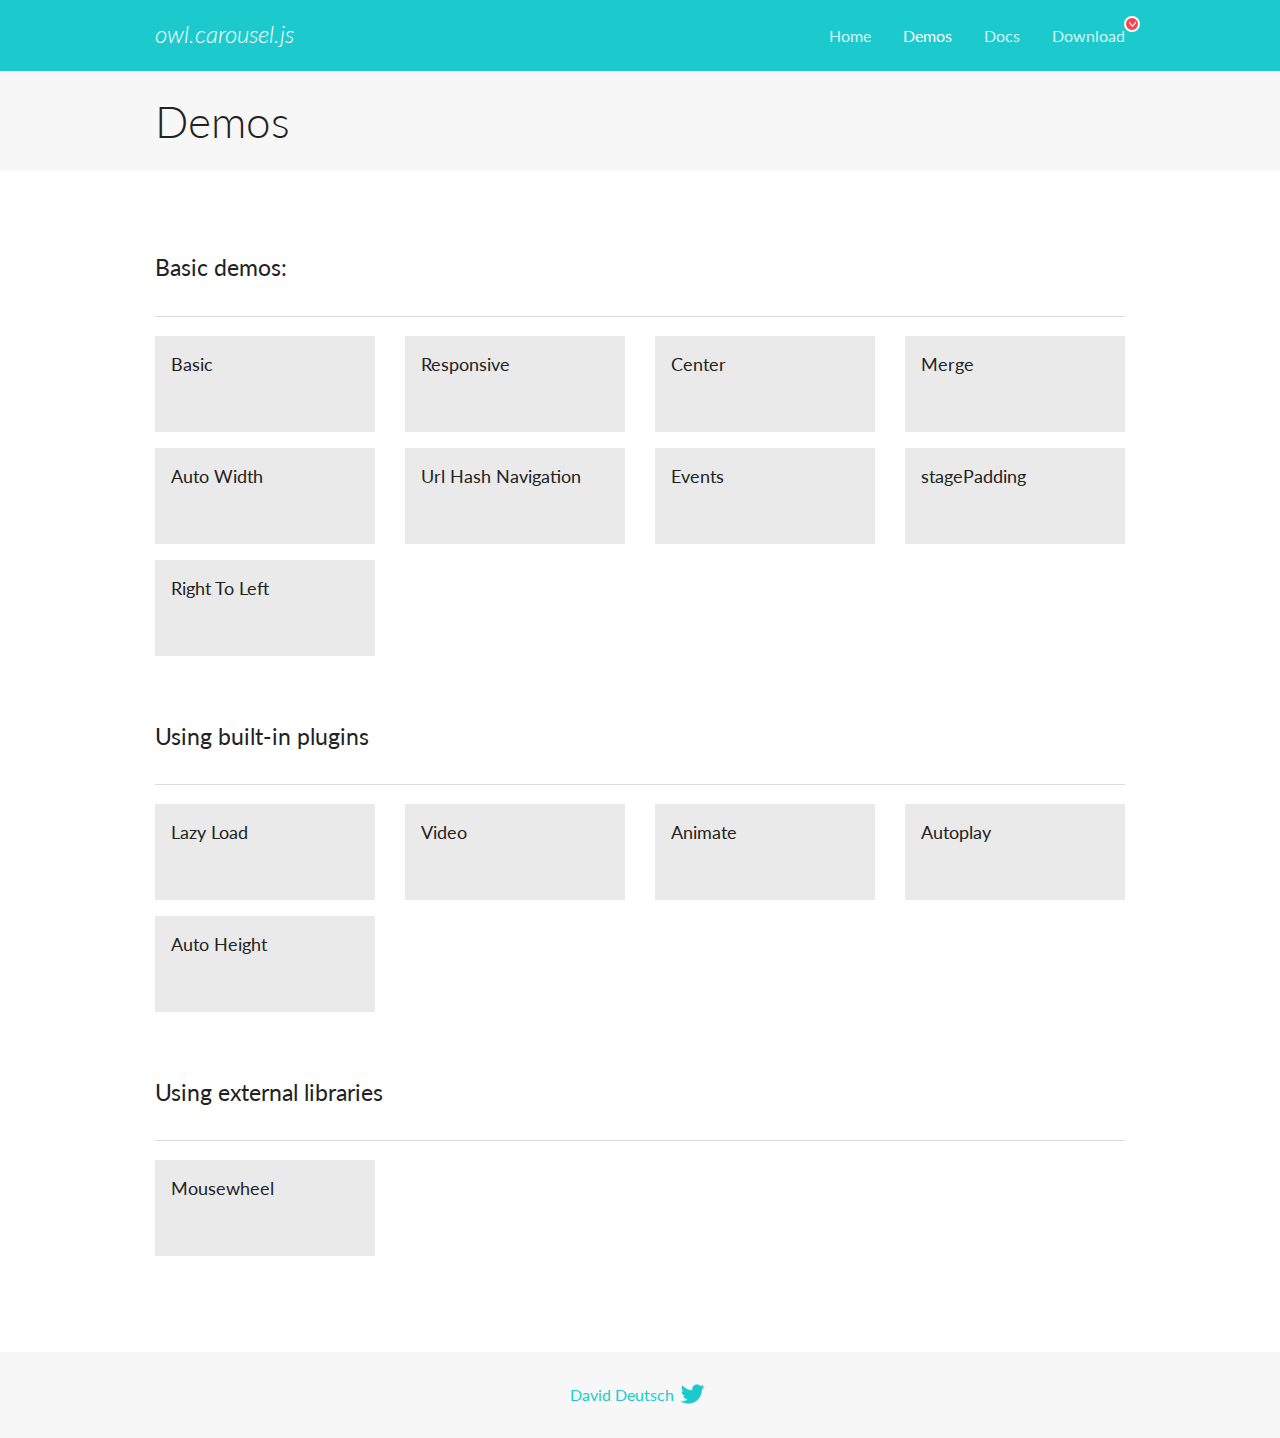
<file: owlcarousel/docs/demos/demos.html>
<!DOCTYPE html>
<html lang="en">
  <head>

    <!-- head -->
    <meta charset="utf-8">
    <meta name="msapplication-tap-highlight" content="no" />
    <meta name="viewport" content="width=device-width, initial-scale=1.0" />
    <meta name="description" content="A list of Owl Carousel examples.">
    <meta name="author" content="David Deutsch">
    <title>
      Demos | Owl Carousel | 2.3.4
    </title>

    <!-- Stylesheets -->
    <link href='https://fonts.googleapis.com/css?family=Lato:300,400,700,400italic,300italic' rel='stylesheet' type='text/css'>
    <link rel="stylesheet" href="../assets/css/docs.theme.min.css">

    <!-- Owl Stylesheets -->
    <link rel="stylesheet" href="../assets/owlcarousel/assets/owl.carousel.min.css">
    <link rel="stylesheet" href="../assets/owlcarousel/assets/owl.theme.default.min.css">

    <!-- HTML5 shim and Respond.js IE8 support of HTML5 elements and media queries -->

    <!--[if lt IE 9]>
      <script src="https://oss.maxcdn.com/libs/html5shiv/3.7.0/html5shiv.js"></script>
      <script src="https://oss.maxcdn.com/libs/respond.js/1.3.0/respond.min.js"></script>
    <![endif]-->

    <!-- Favicons -->
    <link rel="apple-touch-icon-precomposed" sizes="144x144" href="../assets/ico/apple-touch-icon-144-precomposed.png">
    <link rel="shortcut icon" href="../assets/ico/favicon.png">
    <link rel="shortcut icon" href="favicon.ico">

    <!-- Yeah i know js should not be in header. Its required for demos.-->

    <!-- javascript -->
    <script src="../assets/vendors/jquery.min.js"></script>
    <script src="../assets/owlcarousel/owl.carousel.js"></script>
  </head>
  <body>

    <!-- header -->
    <header class="header">
      <div class="row">
        <div class="large-12 columns">
          <div class="brand left">
            <h3>
              <a href="/OwlCarousel2/">owl.carousel.js</a> 
            </h3>
          </div>
          <a id="toggle-nav" class="right">
            <span></span> <span></span> <span></span> 
          </a> 
          <div class="nav-bar">
            <ul class="clearfix">
              <li> <a href="/OwlCarousel2/index.html">Home</a>  </li>
              <li class="active">
                <a href="/OwlCarousel2/demos/demos.html">Demos</a> 
              </li>
              <li> <a href="/OwlCarousel2/docs/started-welcome.html">Docs</a>  </li>
              <li>
                <a href="https://github.com/OwlCarousel2/OwlCarousel2/archive/2.3.4.zip">Download</a> 
                <span class="download"></span> 
              </li>
            </ul>
          </div>
        </div>
      </div>
    </header>

    <!-- title -->
    <section class="title">
      <div class="row">
        <div class="large-12 columns">
          <h1>Demos</h1>
        </div>
      </div>
    </section>

    <!--  Demos -->
    <section id="demos">
      <div class="row">
        <div class="large-12 columns">
          <h4 id="basic-demos-">Basic demos:</h4>
          <hr>
          <div class="demo-list">
            <div class="row">
              <div class="small-6 medium-4 large-3 columns">
                <a href="basic.html" class="demo-block">
                  <h5>Basic </h5>
                </a> 
              </div>
              <div class="small-6 medium-4 large-3 columns">
                <a href="responsive.html" class="demo-block">
                  <h5>Responsive </h5>
                </a> 
              </div>
              <div class="small-6 medium-4 large-3 columns">
                <a href="center.html" class="demo-block">
                  <h5>Center </h5>
                </a> 
              </div>
              <div class="small-6 medium-4 large-3 columns">
                <a href="merge.html" class="demo-block">
                  <h5>Merge </h5>
                </a> 
              </div>
              <div class="small-6 medium-4 large-3 columns">
                <a href="autowidth.html" class="demo-block">
                  <h5>Auto Width </h5>
                </a> 
              </div>
              <div class="small-6 medium-4 large-3 columns">
                <a href="urlhashnav.html" class="demo-block">
                  <h5>Url Hash Navigation </h5>
                </a> 
              </div>
              <div class="small-6 medium-4 large-3 columns">
                <a href="events.html" class="demo-block">
                  <h5>Events </h5>
                </a> 
              </div>
              <div class="small-6 medium-4 large-3 columns">
                <a href="stagepadding.html" class="demo-block">
                  <h5>stagePadding </h5>
                </a> 
              </div>
              <div class="small-6 medium-4 large-3 columns">
                <a href="rtl.html" class="demo-block">
                  <h5>Right To Left </h5>
                </a> 
              </div>
            </div>
          </div>
          <h4 id="using-built-in-plugins">Using built-in plugins</h4>
          <hr>
          <div class="demo-list">
            <div class="row">
              <div class="small-6 medium-4 large-3 columns">
                <a href="lazyLoad.html" class="demo-block">
                  <h5>Lazy Load </h5>
                </a> 
              </div>
              <div class="small-6 medium-4 large-3 columns">
                <a href="video.html" class="demo-block">
                  <h5>Video </h5>
                </a> 
              </div>
              <div class="small-6 medium-4 large-3 columns">
                <a href="animate.html" class="demo-block">
                  <h5>Animate </h5>
                </a> 
              </div>
              <div class="small-6 medium-4 large-3 columns">
                <a href="autoplay.html" class="demo-block">
                  <h5>Autoplay </h5>
                </a> 
              </div>
              <div class="small-6 medium-4 large-3 columns">
                <a href="autoheight.html" class="demo-block">
                  <h5>Auto Height </h5>
                </a> 
              </div>
            </div>
          </div>
          <h4 id="using-external-libraries">Using external libraries</h4>
          <hr>
          <div class="demo-list">
            <div class="row">
              <div class="small-6 medium-4 large-3 columns">
                <a href="mousewheel.html" class="demo-block">
                  <h5>Mousewheel </h5>
                </a> 
              </div>
            </div>
          </div>
        </div>
      </div>
    </section>

    <!-- footer -->
    <footer class="footer">
      <div class="row">
        <div class="large-12 columns">
          <h5>
            <a href="/OwlCarousel2/docs/support-contact.html">David Deutsch</a> 
            <a id="custom-tweet-button" href="https://twitter.com/share?url=https://github.com/OwlCarousel2/OwlCarousel2&text=Owl Carousel - This is so awesome! " target="_blank"></a> 
          </h5>
        </div>
      </div>
    </footer>

    <!-- vendors -->
    <script src="../assets/vendors/highlight.js"></script>
    <script src="../assets/js/app.js"></script>
  </body>
</html>
</file>
<file: css/style.css>
/* line 1, ../sass/_btn.scss */
button, button:active, button:hover, button:visited, button:focus {
  outline: none !important;
  cursor: pointer;
}

/* line 5, ../sass/_btn.scss */
.btn-blue {
  background-color: #327fac;
  border: none;
  outline: none;
  color: white;
  text-align: center;
  vertical-align: middle;
  font-size: 18px;
  padding: 20px 100px;
  line-height: 22px;
}
/* line 15, ../sass/_btn.scss */
.btn-blue:hover {
  background-color: #2e5f89;
}

/* line 19, ../sass/_btn.scss */
.btn-w-100 {
  width: 100%;
  padding-left: 0;
  padding-right: 0;
}

/* line 24, ../sass/_btn.scss */
.btn-ghost {
  background-color: transparent;
  border: solid 1px #327fac;
  outline: none;
  color: #858585;
  text-align: center;
  vertical-align: middle;
  font-size: 15px;
  padding: 20px 100px;
  line-height: 22px;
  display: block;
}
/* line 35, ../sass/_btn.scss */
.btn-ghost:hover {
  background-color: #2e5f89;
  color: white;
}

/* line 4, ../sass/style.scss */
body {
  height: 100%;
  margin: 0;
  padding: 0;
  font-family: 'Varela Round', sans-serif;
  overflow-x: hidden;
}

/* line 11, ../sass/style.scss */
.wide-container {
  width: 82%;
  min-width: 1200px;
  margin: 0 auto;
}

/* line 16, ../sass/style.scss */
.p-relative {
  position: relative;
}

/* line 20, ../sass/style.scss */
.header__bg {
  background: url("../img/header_bg.jpg") no-repeat grey;
  background-size: cover;
}
/* line 23, ../sass/style.scss */
.header__bg.mod-small {
  padding-bottom: 25px;
}
/* line 27, ../sass/style.scss */
.header__nav {
  position: relative;
  height: 115px;
  padding-top: 10px;
  padding-bottom: 10px;
}
/* line 32, ../sass/style.scss */
.header__nav nav {
  position: relative;
}
/* line 35, ../sass/style.scss */
.header__nav ul {
  display: flex;
  list-style-type: none;
  padding: 0;
  margin: 0;
  justify-content: space-between;
  align-items: center;
  width: 100%;
}
/* line 43, ../sass/style.scss */
.header__nav ul.show {
  height: auto;
}
/* line 47, ../sass/style.scss */
.header__nav ul li a {
  text-decoration: none;
  color: #efeded;
  text-transform: uppercase;
  font-size: 16px;
}
/* line 52, ../sass/style.scss */
.header__nav ul li a:hover {
  color: #b2b2b2;
}
/* line 55, ../sass/style.scss */
.header__nav ul li a img {
  height: 94px;
  width: auto;
}
/* line 60, ../sass/style.scss */
.header__nav ul li a span img {
  margin-right: 8px;
  width: auto;
  height: 16px;
  vertical-align: middle;
}
/* line 71, ../sass/style.scss */
.header__body {
  width: 100%;
  padding-top: 400px;
  padding-bottom: 505px;
  margin-bottom: -270px;
}
/* line 76, ../sass/style.scss */
.header__body h1 {
  color: #ffffff;
  font-size: 60px;
  margin-bottom: 5px;
  width: 100%;
  text-align: center;
}
/* line 83, ../sass/style.scss */
.header__body__sub-title {
  color: #ffffff;
  font-size: 18px;
  margin-bottom: 0;
  width: 100%;
  text-align: center;
}
/* line 91, ../sass/style.scss */
.header__filter {
  background-color: #1a1a1a;
  padding-top: 23px;
  padding-bottom: 15px;
}
/* line 95, ../sass/style.scss */
.header__filter button {
  height: 62px;
}
/* line 98, ../sass/style.scss */
.header__filter .input-wrap {
  display: flex;
  justify-content: space-between;
  flex-direction: row;
  flex-wrap: wrap;
  padding: 0;
}
/* line 105, ../sass/style.scss */
.header__filter .filter-mod-pd {
  padding: 0 5px;
}
/* line 108, ../sass/style.scss */
.header__filter__input {
  display: inline-block;
  position: relative;
  width: 100%;
  background-color: white;
  height: 62px;
  padding: 15px;
}
/* line 115, ../sass/style.scss */
.header__filter__input.input-data {
  padding-right: 40px;
}
/* line 117, ../sass/style.scss */
.header__filter__input.input-data:before {
  content: "";
  position: absolute;
  right: 10px;
  top: 50%;
  transform: translateY(-50%);
  height: 25px;
  width: 25px;
  background: url("../img/ico_calendar.png") no-repeat;
  background-size: contain;
}
/* line 129, ../sass/style.scss */
.header__filter__input input {
  width: 100%;
  height: 100%;
  border: none;
  outline: none;
  vertical-align: middle;
  font-size: 16px;
  color: #858585;
}
/* line 137, ../sass/style.scss */
.header__filter__input input:focus {
  border: none;
  outline: none;
}

/* line 145, ../sass/style.scss */
.cities {
  display: flex;
  flex-direction: row;
  flex-wrap: nowrap;
  align-items: flex-start;
  justify-content: center;
  position: relative;
  margin-bottom: 10px;
}
/* line 153, ../sass/style.scss */
.cities__card {
  width: calc(100% / 3);
  background-color: grey;
  position: relative;
  display: inline-block;
  text-decoration: none;
}
/* line 159, ../sass/style.scss */
.cities__card h2 {
  color: white;
  font-size: 20px;
  text-transform: uppercase;
  margin-bottom: 5px;
}
/* line 165, ../sass/style.scss */
.cities__card__sub-title {
  color: white;
  font-size: 20px;
  margin-bottom: 10px;
}
/* line 170, ../sass/style.scss */
.cities__card__body {
  position: absolute;
  top: 0;
  left: 0;
  width: 100%;
  height: 100%;
  padding: 52px 62px;
}
/* line 178, ../sass/style.scss */
.cities__card__img {
  width: 100%;
  position: relative;
  overflow: hidden;
  min-height: 1px;
  padding-top: calc(75vw / 3);
}
/* line 185, ../sass/style.scss */
.cities__card__img img {
  width: 100%;
  position: absolute;
  top: 0;
  left: 0;
}

/* line 194, ../sass/style.scss */
.about-us {
  background-color: #f7f7f7;
  padding-top: 190px;
  padding-bottom: 160px;
  position: relative;
}
/* line 199, ../sass/style.scss */
.about-us__title {
  font-size: 30px;
  color: #111517;
  margin-bottom: 10px;
}
/* line 204, ../sass/style.scss */
.about-us__sub-title {
  font-size: 18px;
  color: #858585;
  margin-bottom: 5px;
  line-height: 20px;
}
/* line 210, ../sass/style.scss */
.about-us__bg {
  position: absolute;
  background: url("../img/header_bg.jpg") no-repeat;
  background-size: cover;
  width: 100%;
  height: calc(100% - 190px);
  left: 0;
  bottom: 0;
  opacity: 0.4;
}
/* line 220, ../sass/style.scss */
.about-us__img {
  position: absolute;
  height: calc(100% - 190px);
  width: 50%;
  top: 190px;
  right: 0;
}
/* line 226, ../sass/style.scss */
.about-us__img__point {
  width: 52%;
  position: absolute;
  display: inline-block;
  top: 0;
  left: 0;
  max-height: 100%;
  overflow: hidden;
}
/* line 234, ../sass/style.scss */
.about-us__img__point:nth-child(2) {
  top: auto;
  left: auto;
  bottom: 0;
  right: 0;
}
/* line 240, ../sass/style.scss */
.about-us__img__point img {
  width: 100%;
}

/* line 246, ../sass/style.scss */
.our-packages {
  background-color: #f7f7f7;
  padding-top: 120px;
  padding-bottom: 80px;
}
/* line 250, ../sass/style.scss */
.our-packages h2 {
  width: 100%;
  text-align: center;
  color: #111517;
  font-size: 30px;
  margin-bottom: 60px;
}
/* line 257, ../sass/style.scss */
.our-packages__body {
  display: flex;
  flex-wrap: nowrap;
  flex-direction: row;
  justify-content: space-around;
  align-items: flex-start;
}
/* line 263, ../sass/style.scss */
.our-packages__body__card {
  padding-top: 20px;
  position: relative;
  width: 350px;
  background-color: white;
  overflow: hidden;
}
/* line 270, ../sass/style.scss */
.our-packages__body__card:hover .our-packages__body__card__head__bg {
  opacity: 0.7;
}
/* line 276, ../sass/style.scss */
.our-packages__body__card.card-blue:before {
  background-color: #327fac;
}
/* line 279, ../sass/style.scss */
.our-packages__body__card.card-blue .our-packages__body__card__body .label-free:after {
  background-color: #327fac;
}
/* line 282, ../sass/style.scss */
.our-packages__body__card.card-blue .our-packages__body__card__footer {
  background-color: #327fac;
}
/* line 284, ../sass/style.scss */
.our-packages__body__card.card-blue .our-packages__body__card__footer:hover {
  background-color: #1E5A76;
}
/* line 290, ../sass/style.scss */
.our-packages__body__card.card-green:before {
  background-color: #324e38;
}
/* line 293, ../sass/style.scss */
.our-packages__body__card.card-green .our-packages__body__card__body .label-free:after {
  background-color: #324e38;
}
/* line 296, ../sass/style.scss */
.our-packages__body__card.card-green .our-packages__body__card__footer {
  background-color: #324e38;
}
/* line 298, ../sass/style.scss */
.our-packages__body__card.card-green .our-packages__body__card__footer:hover {
  background-color: #2B4331;
}
/* line 304, ../sass/style.scss */
.our-packages__body__card:before {
  content: "";
  position: absolute;
  width: 100%;
  height: 20px;
  left: 0;
  top: 0;
}
/* line 312, ../sass/style.scss */
.our-packages__body__card__head {
  position: relative;
  padding: 35px;
  width: 100%;
  background-color: black;
  display: inline-block;
  text-decoration: none;
}
/* line 319, ../sass/style.scss */
.our-packages__body__card__head:hover {
  text-decoration: none;
}
/* line 322, ../sass/style.scss */
.our-packages__body__card__head h3 {
  color: white;
  font-size: 30px;
  margin-bottom: 20px;
  text-align: center;
  position: relative;
}
/* line 329, ../sass/style.scss */
.our-packages__body__card__head p {
  position: relative;
  text-align: center;
  color: white;
  font-size: 18px;
  line-height: 48px;
  margin-bottom: 0;
  vertical-align: bottom;
}
/* line 337, ../sass/style.scss */
.our-packages__body__card__head p u {
  font-size: 24px;
  line-height: 24px;
  vertical-align: top;
  text-decoration: none;
  font-style: normal;
}
/* line 344, ../sass/style.scss */
.our-packages__body__card__head p i {
  text-decoration: none;
  font-style: normal;
  font-size: 48px;
  line-height: 34px;
  vertical-align: bottom;
}
/* line 351, ../sass/style.scss */
.our-packages__body__card__head p span {
  font-size: 18px;
  line-height: 18px;
  vertical-align: bottom;
}
/* line 357, ../sass/style.scss */
.our-packages__body__card__head__bg {
  position: absolute;
  top: 0;
  left: 0;
  width: 100%;
  background: url("../img/card_bg.jpg") no-repeat;
  background-size: cover;
  opacity: 0.4;
  height: 100%;
  display: inline-block;
  z-index: 0;
}
/* line 370, ../sass/style.scss */
.our-packages__body__card__body {
  margin-top: 45px;
  margin-bottom: 35px;
  padding: 0 30px 0 10px;
  overflow: auto;
  height: 220px;
  width: calc(100% + 25px);
}
/* line 377, ../sass/style.scss */
.our-packages__body__card__body .label-free {
  position: relative;
}
/* line 379, ../sass/style.scss */
.our-packages__body__card__body .label-free:after {
  content: 'FREE';
  height: 100%;
  display: inline-block;
  margin-left: 5px;
  font-size: 12px;
  line-height: 16px;
  padding: 2px 3px;
  color: white;
}
/* line 390, ../sass/style.scss */
.our-packages__body__card__body__small {
  font-size: 14px;
  margin-bottom: 15px;
  color: #858585;
  display: inline-block;
  line-height: 16px;
}
/* line 397, ../sass/style.scss */
.our-packages__body__card__body__fade {
  font-size: 16px;
  color: #dddddd;
  margin-bottom: 10px;
  display: inline-block;
  line-height: 16px;
}
/* line 404, ../sass/style.scss */
.our-packages__body__card__body__normal {
  font-size: 16px;
  color: #858585;
  margin-bottom: 10px;
  display: inline-block;
  line-height: 16px;
}
/* line 412, ../sass/style.scss */
.our-packages__body__card__footer {
  width: 100%;
  height: 62px;
  color: white;
  padding: 20px;
  border: none;
  outline: none;
}
/* line 419, ../sass/style.scss */
.our-packages__body__card__footer:focus {
  border: none;
  outline: none;
}
/* line 423, ../sass/style.scss */
.our-packages__body__card__footer img {
  height: 24px;
  margin-right: 5px;
}
/* line 427, ../sass/style.scss */
.our-packages__body__card__footer span {
  display: inline-block;
  color: white;
}

/* line 435, ../sass/style.scss */
.footer__contact-us {
  background-color: #102143;
  padding: 80px 0;
}
/* line 438, ../sass/style.scss */
.footer__contact-us h2 {
  width: 100%;
  text-align: center;
  color: white;
  font-size: 30px;
  margin-bottom: 80px;
}
/* line 445, ../sass/style.scss */
.footer__contact-us__input {
  width: 100%;
  position: relative;
  background-color: white;
  height: 52px;
  padding: 10px 20px;
  margin-bottom: 25px;
}
/* line 452, ../sass/style.scss */
.footer__contact-us__input.text-area {
  height: 205px;
}
/* line 454, ../sass/style.scss */
.footer__contact-us__input.text-area textarea {
  height: 100%;
  width: 100%;
  border: none;
  outline: none;
  font-size: 18px;
  color: black;
  resize: none;
}
/* line 462, ../sass/style.scss */
.footer__contact-us__input.text-area textarea:focus {
  border: none;
  outline: none;
}
/* line 468, ../sass/style.scss */
.footer__contact-us__input input {
  width: 100%;
  height: 100%;
  font-size: 18px;
  color: black;
  border: none;
  outline: none;
}
/* line 475, ../sass/style.scss */
.footer__contact-us__input input:focus {
  border: none;
  outline: none;
}

/* line 482, ../sass/style.scss */
.detail {
  margin-top: 30px;
}
/* line 484, ../sass/style.scss */
.detail h2 {
  color: #858585;
  font-size: 24px;
  text-align: left;
  width: 100%;
  margin-bottom: 25px;
}
/* line 491, ../sass/style.scss */
.detail__body {
  margin-bottom: 50px;
}
/* line 493, ../sass/style.scss */
.detail__body__slider {
  position: relative;
}
/* line 495, ../sass/style.scss */
.detail__body__slider img {
  width: 100%;
}
/* line 500, ../sass/style.scss */
.detail__body__info__head {
  display: flex;
  flex-direction: row;
  flex-wrap: wrap;
  justify-content: space-between;
}
/* line 505, ../sass/style.scss */
.detail__body__info__head__rating {
  display: inline-block;
}
/* line 507, ../sass/style.scss */
.detail__body__info__head__rating__star {
  margin-bottom: 2px;
}
/* line 509, ../sass/style.scss */
.detail__body__info__head__rating__star label {
  width: 16px;
  height: 16px;
  margin-right: 0;
  display: inline-block;
  background: url("../img/ico_star.png") no-repeat;
  background-size: cover;
  margin-bottom: 0;
}
/* line 519, ../sass/style.scss */
.detail__body__info__head__rating p {
  color: #858585;
  font-size: 12px;
}
/* line 525, ../sass/style.scss */
.detail__body__info__head__prise p {
  font-size: 14px;
  color: #858585;
  margin-bottom: 0;
  text-align: right;
}
/* line 531, ../sass/style.scss */
.detail__body__info__head__prise span {
  font-size: 30px;
  color: #fac917;
  line-height: 12px;
  margin-bottom: 0;
}
/* line 536, ../sass/style.scss */
.detail__body__info__head__prise span u {
  font-size: 18px;
  color: #858585;
  line-height: 6px;
  vertical-align: top;
  text-decoration: none;
}
/* line 546, ../sass/style.scss */
.detail__body__info__body {
  margin-bottom: 45px;
}
/* line 548, ../sass/style.scss */
.detail__body__info__body h3 {
  color: #858585;
  font-size: 18px;
  width: 100%;
  margin-bottom: 20px;
}
/* line 554, ../sass/style.scss */
.detail__body__info__body a {
  text-decoration: underline;
}
/* line 556, ../sass/style.scss */
.detail__body__info__body a:hover {
  color: #505050;
}
/* line 560, ../sass/style.scss */
.detail__body__info__body__point {
  color: #858585;
  font-size: 14px;
  margin-bottom: 10px;
  position: relative;
  padding-left: 25px;
  display: block;
}
/* line 569, ../sass/style.scss */
.detail__body__info__body__address:before {
  content: "";
  position: absolute;
  top: 50%;
  left: 0;
  transform: translateY(-50%);
  width: 18px;
  height: 18px;
  background: url("../img/ico_address.png") no-repeat center;
  background-size: auto 100%;
}
/* line 582, ../sass/style.scss */
.detail__body__info__body__date:before {
  content: "";
  position: absolute;
  top: 50%;
  left: 0;
  transform: translateY(-50%);
  width: 18px;
  height: 18px;
  background: url("../img/ico_calendar_blue.png") no-repeat center;
  background-size: auto 100%;
}
/* line 595, ../sass/style.scss */
.detail__body__info__body__included:before {
  content: "";
  position: absolute;
  top: 50%;
  left: 0;
  transform: translateY(-50%);
  width: 18px;
  height: 18px;
  background: url("../img/ico_include.png") no-repeat center;
  background-size: auto 100%;
}
/* line 608, ../sass/style.scss */
.detail__body__info__body__from:before {
  content: "";
  position: absolute;
  top: 50%;
  left: 0;
  transform: translateY(-50%);
  width: 18px;
  height: 18px;
  background: url("../img/ico_plane.png") no-repeat center;
  background-size: auto 100%;
}
/* line 620, ../sass/style.scss */
.detail__body__info__body__par {
  padding-left: 0;
}

/* line 628, ../sass/style.scss */
.air-patch {
  margin: 40px auto 80px auto;
  width: 80%;
  position: relative;
}
/* line 632, ../sass/style.scss */
.air-patch__line {
  display: flex;
  justify-content: space-between;
  flex-wrap: nowrap;
  align-items: center;
  height: 1px;
  position: relative;
  border-bottom: dashed 1px #8e8e8e;
  width: 100%;
}
/* line 641, ../sass/style.scss */
.air-patch__line__point {
  position: relative;
  width: 8px;
  height: 8px;
  border-radius: 50%;
  top: 1px;
  background-color: #8e8e8e;
}
/* line 649, ../sass/style.scss */
.air-patch__line__point.plane-left:before {
  background: url("../img/ico_plane.png") no-repeat;
  background-size: contain;
}
/* line 655, ../sass/style.scss */
.air-patch__line__point.plane-right:before {
  background: url("../img/ico_plane_right.png") no-repeat;
  background-size: contain;
}
/* line 660, ../sass/style.scss */
.air-patch__line__point:before {
  content: "";
  position: absolute;
  top: -10px;
  left: 50%;
  transform: translate(-50%, -100%);
  width: 22px;
  height: 22px;
}
/* line 669, ../sass/style.scss */
.air-patch__line__point:after {
  content: "";
  position: absolute;
  top: 50%;
  left: 50%;
  transform: translate(-50%, -50%);
  width: 14px;
  height: 14px;
  border-radius: 50%;
  border: solid 1px #8e8e8e;
}
/* line 680, ../sass/style.scss */
.air-patch__line__point span {
  position: absolute;
  left: 50%;
  bottom: -10px;
  transform: translate(-50%, 100%);
  color: #858585;
  font-size: 14px;
  white-space: nowrap;
}

/* line 692, ../sass/style.scss */
.about-info {
  padding: 0 80px;
  margin-bottom: 30px;
}
/* line 695, ../sass/style.scss */
.about-info__head {
  display: flex;
  flex-direction: row;
  justify-content: space-between;
  align-items: center;
  flex-wrap: nowrap;
  margin-bottom: 45px;
}
/* line 702, ../sass/style.scss */
.about-info__head a {
  font-size: 16px;
  color: #8e8e8e;
  text-decoration: none;
  display: inline-block;
  margin-bottom: 0;
}
/* line 708, ../sass/style.scss */
.about-info__head a:hover {
  color: #327fac;
  text-decoration: none;
}
/* line 712, ../sass/style.scss */
.about-info__head a.active {
  color: #327fac;
}
/* line 716, ../sass/style.scss */
.about-info__head label {
  height: 28px;
  width: 1px;
  background-color: #8e8e8e;
  display: inline-block;
  margin-bottom: 0;
}
/* line 725, ../sass/style.scss */
.about-info__body__title {
  color: #8e8e8e;
  font-size: 20px;
  text-transform: uppercase;
  margin-bottom: 40px;
}
/* line 731, ../sass/style.scss */
.about-info__body__sub-title {
  color: #8e8e8e;
  font-size: 16px;
  text-transform: uppercase;
  margin-bottom: 30px;
}
/* line 737, ../sass/style.scss */
.about-info__body__day {
  color: #8e8e8e;
  font-size: 16px;
  margin-bottom: 20px;
  margin-top: 15px;
}
/* line 743, ../sass/style.scss */
.about-info__body__par {
  color: #8e8e8e;
  font-size: 16px;
  margin-bottom: 25px;
}
/* line 749, ../sass/style.scss */
.about-info__footer {
  border-top: solid 1px #8e8e8e;
  border-bottom: solid 1px #8e8e8e;
  padding-top: 20px;
  display: flex;
  flex-direction: row;
  flex-wrap: wrap;
  align-items: center;
}
/* line 757, ../sass/style.scss */
.about-info__footer__point {
  display: flex;
  flex-wrap: nowrap;
  flex-direction: row;
  margin-bottom: 20px;
}
/* line 762, ../sass/style.scss */
.about-info__footer__point__name {
  text-transform: uppercase;
  color: rgba(133, 133, 133, 0.6);
  font-size: 14px;
  line-height: 16px;
  width: 35%;
  display: inline-block;
  text-align: left;
  margin-bottom: 0;
}
/* line 772, ../sass/style.scss */
.about-info__footer__point__value {
  display: inline-block;
  width: 65%;
  color: #858585;
  font-size: 16px;
  line-height: 16px;
  text-align: left;
  margin-bottom: 0;
}

/* line 784, ../sass/style.scss */
.reviews {
  margin-bottom: 90px;
}
/* line 786, ../sass/style.scss */
.reviews__video {
  position: relative;
  margin-bottom: 40px;
}
/* line 789, ../sass/style.scss */
.reviews__video img {
  width: 100%;
}
/* line 793, ../sass/style.scss */
.reviews__body {
  padding: 0 55px;
}
/* line 795, ../sass/style.scss */
.reviews__body__rating {
  padding-bottom: 35px;
  border-bottom: solid 1px #cdcdcd;
  margin-bottom: 50px;
}
/* line 799, ../sass/style.scss */
.reviews__body__rating__head {
  margin-bottom: 35px;
}
/* line 801, ../sass/style.scss */
.reviews__body__rating__head p {
  color: #858585;
  font-size: 18px;
  display: inline-block;
  margin-right: 8px;
  margin-bottom: 0;
}
/* line 808, ../sass/style.scss */
.reviews__body__rating__head div {
  display: inline-block;
}
/* line 810, ../sass/style.scss */
.reviews__body__rating__head div label {
  display: inline-block;
  margin-bottom: 0;
  height: 14px;
  width: 14px;
  background: url("../img/ico_star.png") no-repeat;
  background-size: contain;
}
/* line 820, ../sass/style.scss */
.reviews__body__rating__body {
  display: flex;
  flex-direction: row;
  flex-wrap: nowrap;
  align-items: center;
  justify-content: space-around;
  padding: 0 70px;
}
/* line 827, ../sass/style.scss */
.reviews__body__rating__body__point {
  position: relative;
  border-radius: 50%;
  width: 85px;
  height: 85px;
  background-color: white;
  border: solid 5px #ecebeb;
}
/* line 834, ../sass/style.scss */
.reviews__body__rating__body__point.all-reviews {
  height: 120px;
  width: 120px;
}
/* line 837, ../sass/style.scss */
.reviews__body__rating__body__point.all-reviews p {
  position: relative;
  white-space: normal;
  top: 0;
  transform: translate(-50%, 0%);
  margin-bottom: 0;
  width: 70%;
  margin-top: 15px;
}
/* line 846, ../sass/style.scss */
.reviews__body__rating__body__point.all-reviews span {
  position: relative;
  top: 0;
  transform: translate(-50%, 0%);
}
/* line 852, ../sass/style.scss */
.reviews__body__rating__body__point:before {
  content: "";
  position: absolute;
  width: calc(100% + 10px);
  height: calc(100% + 10px);
  border-radius: 50%;
  left: -5px;
  top: -5px;
  border-right: solid 5px #3682ad;
  border-bottom: solid 5px transparent;
  border-left: solid 5px transparent;
  border-top: solid 5px transparent;
}
/* line 865, ../sass/style.scss */
.reviews__body__rating__body__point p {
  display: inline-block;
  text-align: center;
  font-size: 16px;
  line-height: 16px;
  color: #858585;
  position: absolute;
  top: -10px;
  left: 50%;
  transform: translate(-50%, -100%);
}
/* line 876, ../sass/style.scss */
.reviews__body__rating__body__point span {
  position: absolute;
  display: inline-block;
  width: 100%;
  text-align: center;
  font-size: 26px;
  color: #fac917;
  left: 50%;
  top: 50%;
  transform: translate(-50%, -50%);
}
/* line 890, ../sass/style.scss */
.reviews__body__comments {
  display: flex;
  flex-direction: row;
  flex-wrap: nowrap;
  align-items: stretch;
  justify-content: flex-start;
  padding-bottom: 10px;
  margin-bottom: 30px;
  border-bottom: 1px solid #cdcdcd;
}
/* line 899, ../sass/style.scss */
.reviews__body__comments__avatar {
  display: inline-block;
  width: 10%;
}
/* line 902, ../sass/style.scss */
.reviews__body__comments__avatar p {
  font-size: 14px;
  color: #858585;
}
/* line 906, ../sass/style.scss */
.reviews__body__comments__avatar__img {
  height: 52px;
  width: 52px;
  border-radius: 50%;
  overflow: hidden;
  background-color: #3d85b0;
  position: relative;
  margin-bottom: 10px;
}
/* line 914, ../sass/style.scss */
.reviews__body__comments__avatar__img img {
  position: absolute;
  left: 50%;
  top: 50%;
  width: 100%;
  transform: translate(-50%, -50%);
  z-index: 1;
}
/* line 922, ../sass/style.scss */
.reviews__body__comments__avatar__img p {
  position: absolute;
  left: 50%;
  top: 50%;
  width: 100%;
  transform: translate(-50%, -50%);
  font-size: 24px;
  color: white;
  margin-bottom: 0;
  text-align: center;
}
/* line 935, ../sass/style.scss */
.reviews__body__comments__wrap {
  display: inline-block;
  width: 90%;
}
/* line 939, ../sass/style.scss */
.reviews__body__comments__head {
  margin-bottom: 20px;
}
/* line 941, ../sass/style.scss */
.reviews__body__comments__head label {
  height: 15px;
  width: 15px;
  display: inline-block;
  margin-bottom: 0;
  background: url("../img/ico_star.png") no-repeat;
  background-size: contain;
}
/* line 949, ../sass/style.scss */
.reviews__body__comments__head p {
  color: #858585;
  font-size: 12px;
  margin-left: 10px;
  display: inline-block;
  margin-bottom: 0;
}
/* line 956, ../sass/style.scss */
.reviews__body__comments__head__date {
  float: right;
}
/* line 960, ../sass/style.scss */
.reviews__body__comments__body {
  font-size: 16px;
  color: #858585;
}
/* line 963, ../sass/style.scss */
.reviews__body__comments__body p {
  margin-bottom: 5px;
}
/* line 967, ../sass/style.scss */
.reviews__body__comments__footer {
  display: flex;
  flex-direction: row;
  justify-content: flex-end;
}
/* line 971, ../sass/style.scss */
.reviews__body__comments__footer a {
  font-size: 14px;
  color: #fac917;
  position: relative;
  padding-right: 20px;
  display: inline-block;
}
/* line 977, ../sass/style.scss */
.reviews__body__comments__footer a:after {
  content: "";
  position: absolute;
  right: 0;
  top: 50%;
  height: 14px;
  transform: translateY(-50%);
  width: 14px;
  background: url("../img/ico_arrow.png") no-repeat center;
  background-size: contain;
}
/* line 988, ../sass/style.scss */
.reviews__body__comments__footer a:hover {
  text-decoration: underline;
}

/* line 996, ../sass/style.scss */
.category {
  background-color: #f7f7f7;
  padding: 15px 0;
}
/* line 999, ../sass/style.scss */
.category__filter {
  width: 100%;
  margin-bottom: 10px;
  display: flex;
  flex-direction: row;
  flex-wrap: nowrap;
  align-items: center;
  justify-content: space-between;
}
/* line 1008, ../sass/style.scss */
.category__filter__text p {
  font-size: 16px;
  color: #858585;
  margin-bottom: 0;
}
/* line 1015, ../sass/style.scss */
.category__filter__drop span {
  font-size: 16px;
  color: #858585;
  margin-right: 10px;
}
/* line 1020, ../sass/style.scss */
.category__filter__drop a {
  display: inline-block;
  background-color: white;
  font-size: 18px;
  color: #858585;
  padding: 0 80px;
  height: 62px;
  line-height: 62px;
  position: relative;
}
/* line 1029, ../sass/style.scss */
.category__filter__drop a:hover {
  text-decoration: none;
  color: black;
}
/* line 1033, ../sass/style.scss */
.category__filter__drop a:before {
  content: "";
  height: 14px;
  width: 14px;
  position: absolute;
  right: 15px;
  top: 50%;
  transform: translateY(-50%);
  background: url("../img/ico_drop.png") no-repeat center;
  background-size: contain;
}
/* line 1046, ../sass/style.scss */
.category__filter__drop-down {
  display: none;
}
/* line 1050, ../sass/style.scss */
.category__body {
  width: 100%;
  display: flex;
  flex-wrap: wrap;
  flex-direction: row;
  justify-content: space-between;
}
/* line 1056, ../sass/style.scss */
.category__body__item {
  width: calc(50% - 4px);
  margin-bottom: 10px;
}
/* line 1059, ../sass/style.scss */
.category__body__item__card {
  background-color: white;
  padding: 12px;
  position: relative;
}
/* line 1063, ../sass/style.scss */
.category__body__item__card__img {
  position: relative;
  width: 100%;
}
/* line 1066, ../sass/style.scss */
.category__body__item__card__img img {
  width: 100%;
  height: auto;
}
/* line 1071, ../sass/style.scss */
.category__body__item__card__head {
  position: absolute;
  left: 26px;
  top: 22px;
  width: calc(100% - 52px);
}
/* line 1076, ../sass/style.scss */
.category__body__item__card__head p {
  margin-bottom: 0;
  color: white;
  font-size: 12px;
}
/* line 1082, ../sass/style.scss */
.category__body__item__card__head__rating label {
  margin-bottom: 0;
  display: inline-block;
  height: 14px;
  width: 14px;
  background: url("../img/ico_star.png") no-repeat center;
  background-size: contain;
}
/* line 1092, ../sass/style.scss */
.category__body__item__card__info {
  position: absolute;
  left: 12px;
  bottom: 12px;
  width: calc(100% - 24px);
  display: flex;
  flex-direction: row;
  flex-wrap: nowrap;
  align-items: stretch;
  padding: 12px 0 18px 0;
}
/* line 1102, ../sass/style.scss */
.category__body__item__card__info.card-blue {
  background-color: rgba(50, 127, 172, 0.9);
}
/* line 1105, ../sass/style.scss */
.category__body__item__card__info.card-green {
  background-color: rgba(50, 78, 56, 0.9);
}
/* line 1108, ../sass/style.scss */
.category__body__item__card__info__title {
  color: white;
  font-size: 18px;
  width: 100%;
  margin-bottom: 20px;
}
/* line 1114, ../sass/style.scss */
.category__body__item__card__info a {
  text-decoration: underline;
}
/* line 1116, ../sass/style.scss */
.category__body__item__card__info a:hover {
  color: #b0b0b0;
}
/* line 1120, ../sass/style.scss */
.category__body__item__card__info__point {
  color: white;
  font-size: 14px;
  margin-bottom: 10px;
  position: relative;
  padding-left: 25px;
  display: inline-block;
  width: 49%;
}
/* line 1130, ../sass/style.scss */
.category__body__item__card__info__address:before {
  content: "";
  position: absolute;
  top: 50%;
  left: 0;
  transform: translateY(-50%);
  width: 18px;
  height: 18px;
  background: url("../img/ico_address_w.png") no-repeat center;
  background-size: auto 100%;
}
/* line 1143, ../sass/style.scss */
.category__body__item__card__info__date:before {
  content: "";
  position: absolute;
  top: 50%;
  left: 0;
  transform: translateY(-50%);
  width: 18px;
  height: 18px;
  background: url("../img/ico_calendar_w.png") no-repeat center;
  background-size: auto 100%;
}
/* line 1156, ../sass/style.scss */
.category__body__item__card__info__included:before {
  content: "";
  position: absolute;
  top: 50%;
  left: 0;
  transform: translateY(-50%);
  width: 18px;
  height: 18px;
  background: url("../img/ico_include_w.png") no-repeat center;
  background-size: auto 100%;
}
/* line 1169, ../sass/style.scss */
.category__body__item__card__info__from:before {
  content: "";
  position: absolute;
  top: 50%;
  left: 0;
  transform: translateY(-50%);
  width: 18px;
  height: 18px;
  background: url("../img/ico_plane_w.png") no-repeat center;
  background-size: auto 100%;
}
/* line 1182, ../sass/style.scss */
.category__body__item__card__info__prise p {
  font-size: 14px;
  color: white;
  margin-bottom: 0;
  text-align: right;
}
/* line 1188, ../sass/style.scss */
.category__body__item__card__info__prise span {
  font-size: 30px;
  color: #fac917;
  line-height: 12px;
  margin-bottom: 0;
  text-align: right;
  width: 100%;
  display: inline-block;
}
/* line 1196, ../sass/style.scss */
.category__body__item__card__info__prise span u {
  font-size: 18px;
  color: white;
  line-height: 6px;
  vertical-align: top;
  text-decoration: none;
}
/* line 1205, ../sass/style.scss */
.category__body__item__card__info__link {
  white-space: nowrap;
  text-decoration: none !important;
  color: #fac917;
  font-size: 14px;
  position: relative;
  padding-right: 20px;
  display: inline-block;
  text-align: right;
  width: 100%;
}
/* line 1215, ../sass/style.scss */
.category__body__item__card__info__link:after {
  content: "";
  position: absolute;
  right: 0;
  top: 50%;
  height: 14px;
  transform: translateY(-50%);
  width: 14px;
  background: url("../img/ico_arrow.png") no-repeat center;
  background-size: contain;
}
/* line 1226, ../sass/style.scss */
.category__body__item__card__info__link:hover {
  color: #fac917 !important;
  text-decoration: underline !important;
}
/* line 1231, ../sass/style.scss */
.category__body__item__card__info__wrap {
  display: flex;
  flex-direction: column;
  justify-content: space-between;
  padding-top: 10px;
}

/* line 1242, ../sass/style.scss */
.owl-nav {
  position: absolute;
  width: 100%;
  left: 0;
  top: 50%;
  transform: translateY(-50%);
}
/* line 1248, ../sass/style.scss */
.owl-nav button {
  position: absolute;
  top: -25px;
}
/* line 1251, ../sass/style.scss */
.owl-nav button span {
  font-size: 50px;
  color: white;
}
/* line 1256, ../sass/style.scss */
.owl-nav .owl-prev {
  left: 10px;
  right: auto;
}
/* line 1260, ../sass/style.scss */
.owl-nav .owl-next {
  right: 10px;
  left: auto;
}

/* line 1265, ../sass/style.scss */
.owl-dots {
  display: flex;
  justify-content: center;
  width: 100%;
  margin-top: 10px;
}
/* line 1270, ../sass/style.scss */
.owl-dots button.owl-dot {
  margin: 0 5px;
  height: 6px;
  width: 6px;
  background-color: #d2d2d2 !important;
  border-radius: 50%;
}
/* line 1276, ../sass/style.scss */
.owl-dots button.owl-dot.active {
  background-color: #327fac !important;
}

/* line 1282, ../sass/style.scss */
.header__filter .row {
  margin-left: 0;
  margin-right: 0;
}

/* line 1287, ../sass/style.scss */
.nav-bar-collapse {
  display: none;
  position: absolute;
  width: 50px;
  top: 15px;
  right: 10px;
  background-color: transparent;
  border: none;
}
/* line 1295, ../sass/style.scss */
.nav-bar-collapse:focus {
  background-color: transparent;
  border: none;
}
/* line 1299, ../sass/style.scss */
.nav-bar-collapse div {
  width: 100%;
  height: 4px;
  background-color: white;
  margin-bottom: 7px;
}

@media screen and (max-width: 1199px) {
  /* line 2, ../sass/_media.scss */
  .about-us {
    padding-top: 120px;
    padding-bottom: 90px;
  }

  /* line 6, ../sass/_media.scss */
  .about-us__img {
    height: calc(100% - 120px);
    top: 120px;
  }

  /* line 10, ../sass/_media.scss */
  .about-us__bg {
    height: calc(100% - 120px);
  }

  /* line 13, ../sass/_media.scss */
  .header__body {
    padding-top: 120px;
    padding-bottom: 330px;
    margin-bottom: -170px;
  }

  /* line 18, ../sass/_media.scss */
  .cities__card__body {
    padding: 40px 38px;
  }

  /* line 21, ../sass/_media.scss */
  .category__body__item__card__info__point {
    font-size: 12px;
  }

  /* line 24, ../sass/_media.scss */
  .category__body__item__card__info {
    position: relative;
    left: 0;
    top: -1px;
    bottom: auto;
    width: 100%;
    flex-wrap: wrap;
  }

  /* line 32, ../sass/_media.scss */
  .wide-container {
    width: 100%;
    min-width: auto;
  }
}
@media screen and (max-width: 991px) {
  /* line 38, ../sass/_media.scss */
  .category__body__item__card__info__wrap {
    flex-direction: row;
    align-items: flex-end;
  }

  /* line 42, ../sass/_media.scss */
  .category__body__item__card__info__prise {
    width: 50%;
    text-align: left;
  }

  /* line 46, ../sass/_media.scss */
  .category__body__item__card__info__prise span, .category__body__item__card__info__prise p {
    text-align: left;
  }

  /* line 49, ../sass/_media.scss */
  .cities__card__body {
    padding: 25px 22px;
  }

  /* line 52, ../sass/_media.scss */
  .header__nav ul li a img {
    height: 70px;
  }

  /* line 55, ../sass/_media.scss */
  .about-us__img {
    width: 42%;
  }

  /* line 58, ../sass/_media.scss */
  .about-us {
    padding-top: 80px;
    padding-bottom: 40px;
  }

  /* line 62, ../sass/_media.scss */
  .about-us__bg {
    height: calc(100% - 80px);
  }

  /* line 65, ../sass/_media.scss */
  .about-us__img {
    height: calc(100% - 80px);
    top: 80px;
  }

  /* line 69, ../sass/_media.scss */
  .about-us__img__point {
    width: 58%;
  }

  /* line 72, ../sass/_media.scss */
  .our-packages__body__card {
    width: 290px;
  }

  /* line 75, ../sass/_media.scss */
  .our-packages__body__card__head {
    padding: 35px 10px;
  }

  /* line 78, ../sass/_media.scss */
  .reviews__body {
    padding: 0;
  }

  /* line 81, ../sass/_media.scss */
  .reviews__body__rating__body {
    padding: 0;
  }

  /* line 84, ../sass/_media.scss */
  .about-info {
    padding: 0;
  }
}
@media screen and (max-width: 767px) {
  /* line 89, ../sass/_media.scss */
  .category__body__item {
    width: 100%;
  }

  /* line 92, ../sass/_media.scss */
  .category__body__item__card__info {
    position: absolute;
    left: 12px;
    bottom: 12px;
    top: auto;
    width: calc(100% - 24px);
  }

  /* line 99, ../sass/_media.scss */
  .category__filter__text {
    width: 100%;
    text-align: center;
    margin-bottom: 15px;
  }

  /* line 104, ../sass/_media.scss */
  .category__filter {
    flex-wrap: wrap;
    justify-content: center;
  }

  /* line 108, ../sass/_media.scss */
  .header__nav ul li a img {
    height: 52px;
  }

  /* line 111, ../sass/_media.scss */
  .header__nav ul li a {
    font-size: 12px;
  }

  /* line 114, ../sass/_media.scss */
  .header__nav ul li a span img {
    height: 13px;
    margin-right: 4px;
  }

  /* line 118, ../sass/_media.scss */
  .header__body h1 {
    font-size: 48px;
  }

  /* line 121, ../sass/_media.scss */
  .header__body {
    padding-top: 30px;
    padding-bottom: 150px;
    margin-bottom: -90px;
  }

  /* line 126, ../sass/_media.scss */
  .header__filter__input {
    margin-bottom: 10px;
  }

  /* line 129, ../sass/_media.scss */
  .cities__card__body {
    padding: 18px;
  }

  /* line 132, ../sass/_media.scss */
  .cities__card__sub-title {
    font-size: 16px;
  }

  /* line 135, ../sass/_media.scss */
  .about-us__img__point {
    width: 85%;
  }

  /* line 138, ../sass/_media.scss */
  .our-packages {
    padding-top: 60px;
    padding-bottom: 40px;
  }

  /* line 142, ../sass/_media.scss */
  .our-packages__body__card {
    width: 48%;
  }

  /* line 145, ../sass/_media.scss */
  .footer__contact-us {
    padding: 40px 0;
  }

  /* line 148, ../sass/_media.scss */
  .footer__contact-us h2 {
    margin-bottom: 40px;
  }

  /* line 151, ../sass/_media.scss */
  .about-info__head a {
    font-size: 14px;
  }

  /* line 154, ../sass/_media.scss */
  .reviews__body__rating__body {
    flex-wrap: wrap;
    justify-content: flex-start;
  }

  /* line 158, ../sass/_media.scss */
  .reviews__body__rating__body__point {
    margin: 20px 30px;
  }

  /* line 161, ../sass/_media.scss */
  .reviews__body__comments__avatar {
    width: 15%;
  }

  /* line 164, ../sass/_media.scss */
  .reviews__body__comments__wrap {
    width: 85%;
  }
}
@media screen and (max-width: 574px) {
  /* line 169, ../sass/_media.scss */
  .nav-bar-collapse {
    display: block;
  }

  /* line 178, ../sass/_media.scss */
  .category__body__item__card__info {
    position: relative;
    left: 0;
    top: -1px;
    bottom: auto;
    width: 100%;
  }

  /* line 185, ../sass/_media.scss */
  .category__filter__drop {
    width: 100%;
    padding: 0 15px;
    display: flex;
    justify-content: space-between;
    align-items: center;
  }

  /* line 192, ../sass/_media.scss */
  .category__filter__drop a {
    padding: 0px 50px;
  }

  /* line 195, ../sass/_media.scss */
  .header__nav ul {
    flex-direction: column;
    height: 54px;
    overflow: hidden;
  }

  /* line 200, ../sass/_media.scss */
  .header__nav ul li {
    order: 1;
    margin-bottom: 5px;
  }

  /* line 204, ../sass/_media.scss */
  .header__nav ul li a {
    font-size: 16px;
  }

  /* line 207, ../sass/_media.scss */
  li.logo-tip {
    order: 0 !important;
  }

  /* line 210, ../sass/_media.scss */
  .header__nav {
    height: auto;
  }

  /* line 213, ../sass/_media.scss */
  .header__body h1 {
    font-size: 38px;
    margin-bottom: 10px;
  }

  /* line 217, ../sass/_media.scss */
  .header__body__sub-title {
    font-size: 16px;
  }

  /* line 220, ../sass/_media.scss */
  .wide-container {
    width: calc(100% + 30px);
    margin-left: -15px;
  }

  /* line 224, ../sass/_media.scss */
  .header__filter .filter-mod-pd {
    padding: 0 15px;
  }

  /* line 227, ../sass/_media.scss */
  .cities {
    flex-wrap: wrap;
  }

  /* line 230, ../sass/_media.scss */
  .cities__card {
    width: 100%;
  }

  /* line 233, ../sass/_media.scss */
  .cities__card__img {
    padding-top: calc(100vw / 3);
  }

  /* line 236, ../sass/_media.scss */
  .cities__card__img img {
    top: auto;
    bottom: 0;
  }

  /* line 240, ../sass/_media.scss */
  .about-us__img {
    display: none;
  }

  /* line 243, ../sass/_media.scss */
  .our-packages__body {
    flex-wrap: wrap;
  }

  /* line 246, ../sass/_media.scss */
  .our-packages__body__card {
    width: 100%;
    margin-bottom: 20px;
  }

  /* line 250, ../sass/_media.scss */
  .about-info__head {
    flex-direction: column;
  }

  /* line 253, ../sass/_media.scss */
  .about-info__head a {
    font-size: 20px;
    margin-bottom: 5px;
  }

  /* line 257, ../sass/_media.scss */
  .about-info__head label {
    height: 1px;
    width: 28px;
    margin-bottom: 5px;
  }

  /* line 262, ../sass/_media.scss */
  .about-info__body {
    padding: 0 15px;
  }

  /* line 265, ../sass/_media.scss */
  .about-info__footer__point__name {
    width: 50%;
  }

  /* line 268, ../sass/_media.scss */
  .about-info__footer__point__value {
    width: 50%;
  }

  /* line 271, ../sass/_media.scss */
  .reviews__body__rating__body__point {
    width: 170px;
    height: 170px;
    margin: 30px auto;
  }

  /* line 276, ../sass/_media.scss */
  .reviews__body__rating__body__point.all-reviews {
    height: 230px;
    width: 230px;
  }

  /* line 280, ../sass/_media.scss */
  .reviews__body__rating__body__point span {
    font-size: 44px;
  }

  /* line 283, ../sass/_media.scss */
  .reviews__body__rating__body__point p {
    font-size: 20px;
    top: -15px;
  }

  /* line 287, ../sass/_media.scss */
  .reviews__body__rating__body__point.all-reviews p {
    margin-top: 75px;
  }

  /* line 290, ../sass/_media.scss */
  .reviews__body__rating__head p {
    font-size: 28px;
  }

  /* line 293, ../sass/_media.scss */
  .reviews__body__rating__head div label {
    width: 20px;
    height: 20px;
    margin-right: 3px;
  }

  /* line 298, ../sass/_media.scss */
  .reviews__body__comments {
    flex-wrap: wrap;
  }

  /* line 301, ../sass/_media.scss */
  .reviews__body__comments__avatar {
    width: 100%;
  }

  /* line 304, ../sass/_media.scss */
  .reviews__body__comments__wrap {
    width: 100%;
  }

  /* line 307, ../sass/_media.scss */
  .reviews__body__comments__avatar__img {
    display: inline-block;
    height: 82px;
    width: 82px;
    margin-right: 20px;
  }

  /* line 313, ../sass/_media.scss */
  .reviews__body__comments__avatar p {
    display: inline-block;
    vertical-align: top;
    font-size: 20px;
  }

  /* line 318, ../sass/_media.scss */
  .reviews__body__comments__head p {
    display: block;
    margin-left: 0;
  }

  /* line 322, ../sass/_media.scss */
  .reviews__body__comments__head__date {
    float: none;
  }

  /* line 325, ../sass/_media.scss */
  .header__bg {
    background-size: 200%;
    background-position-x: center;
  }
}
</file>
